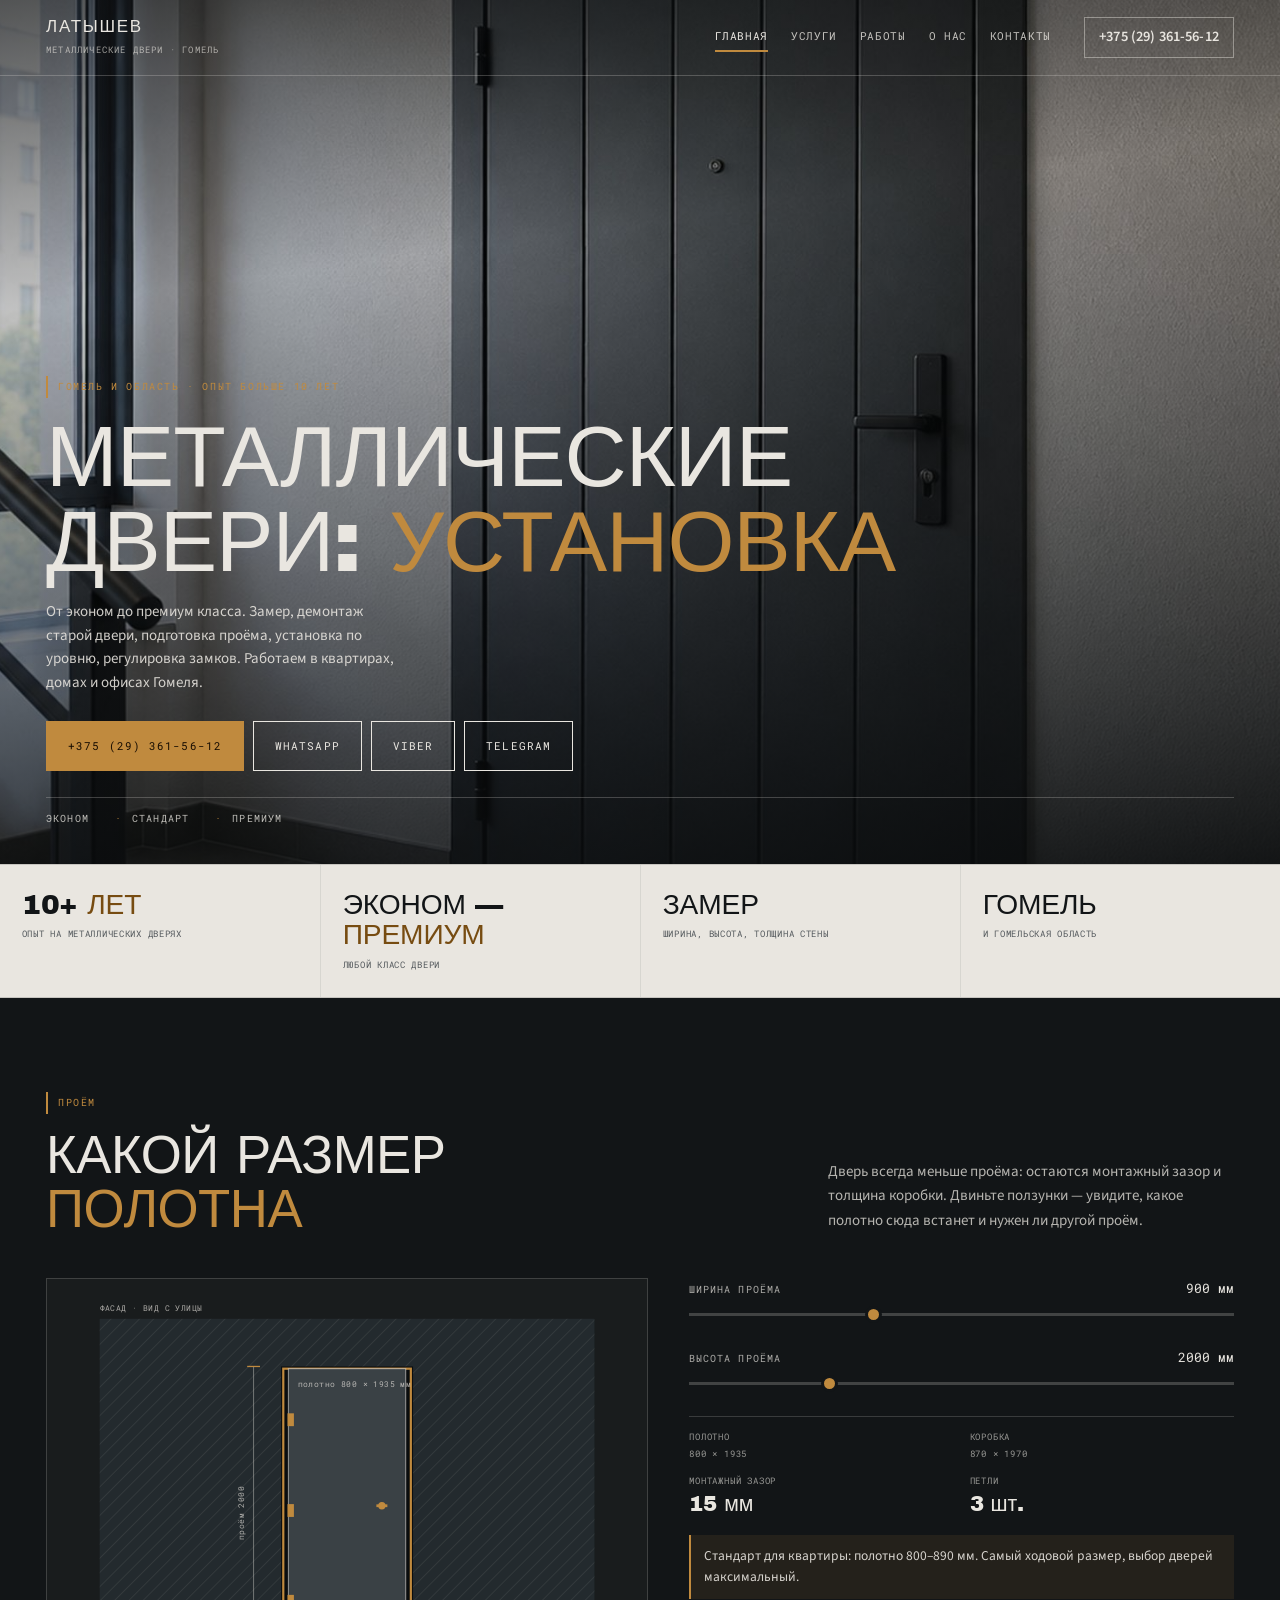
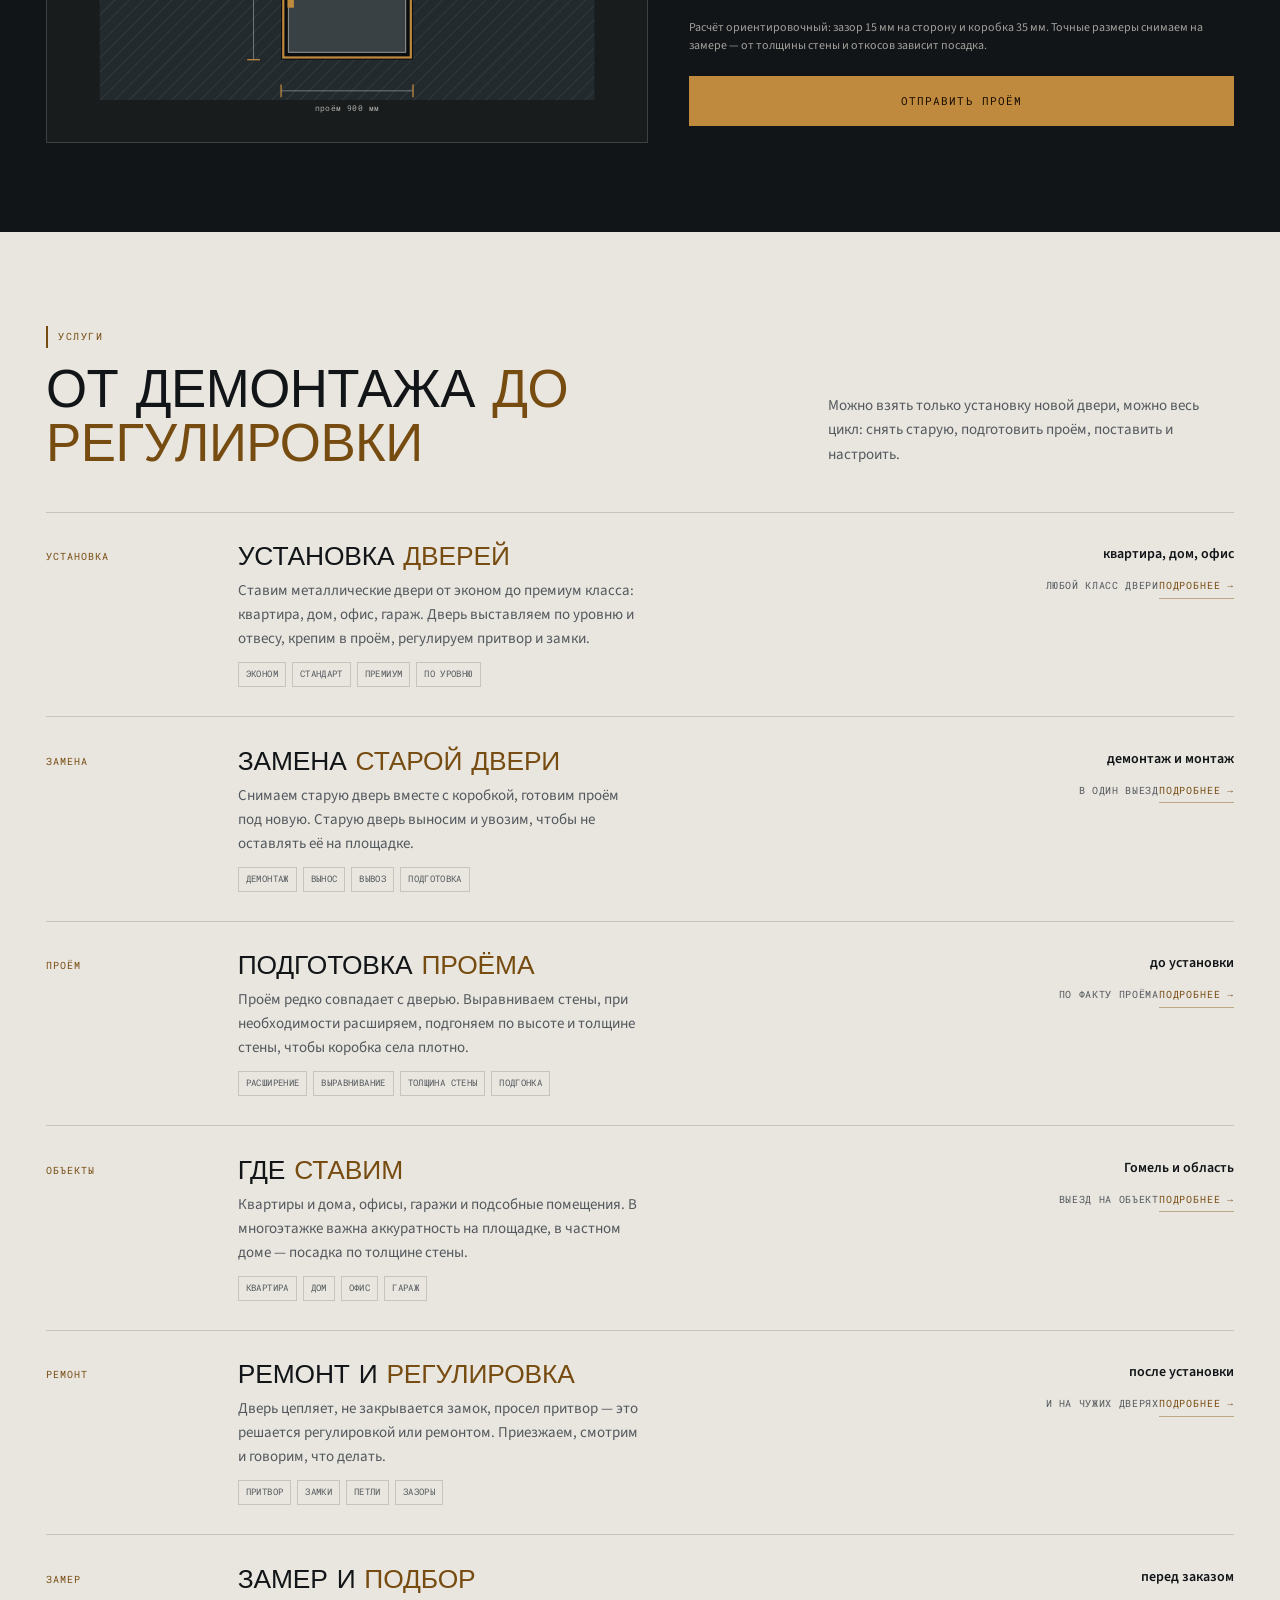
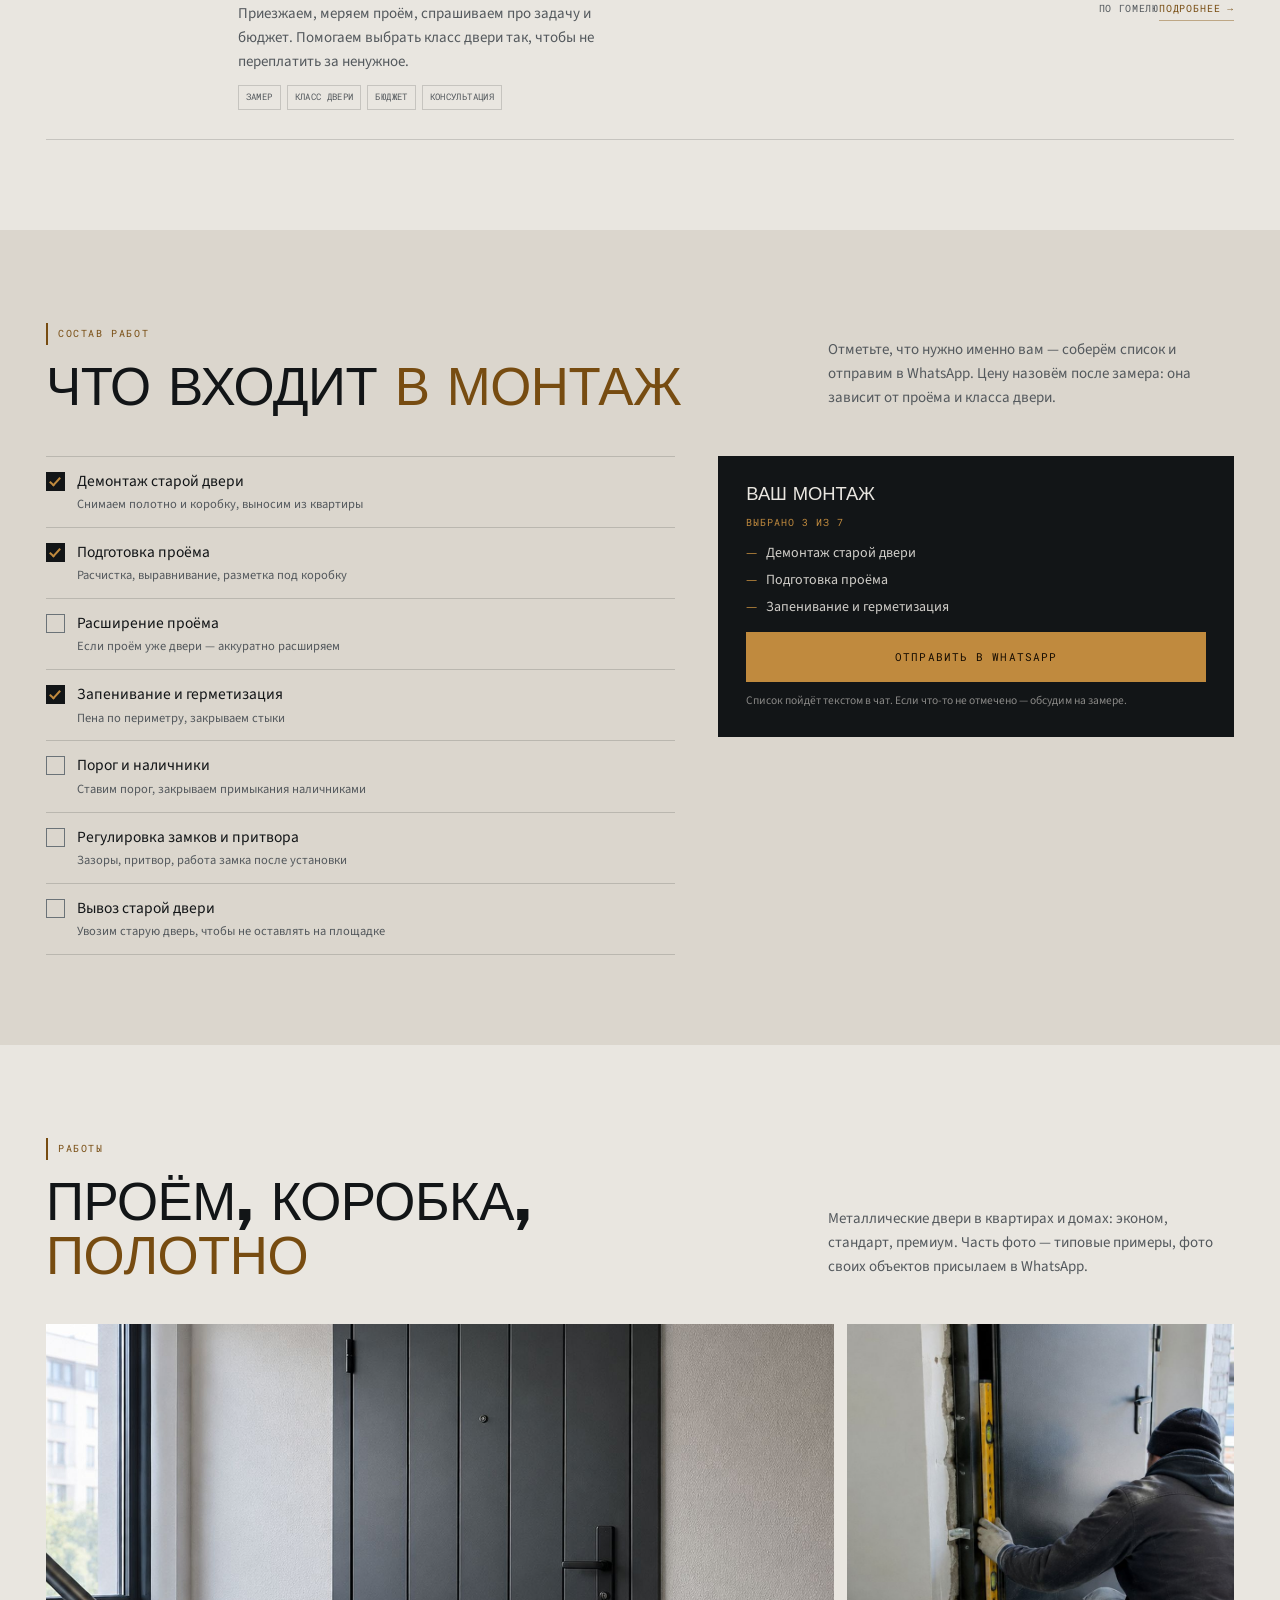
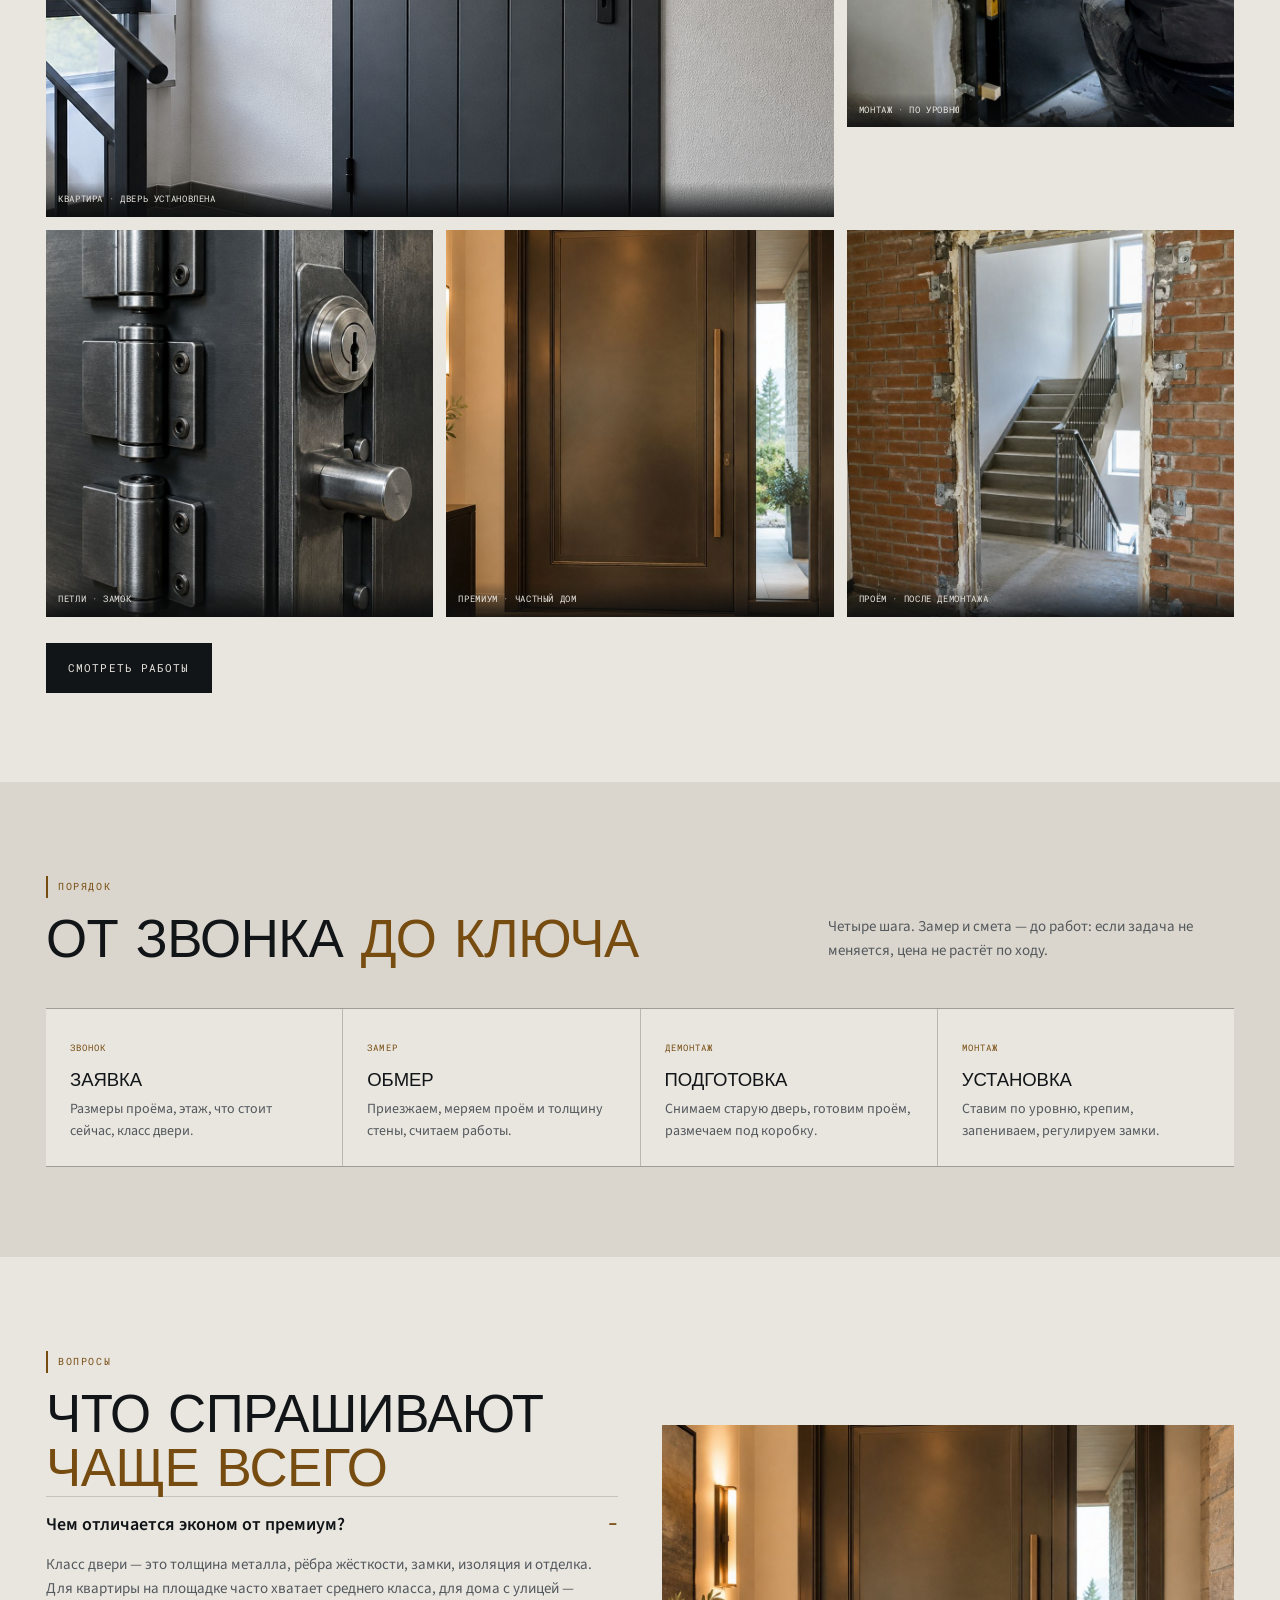
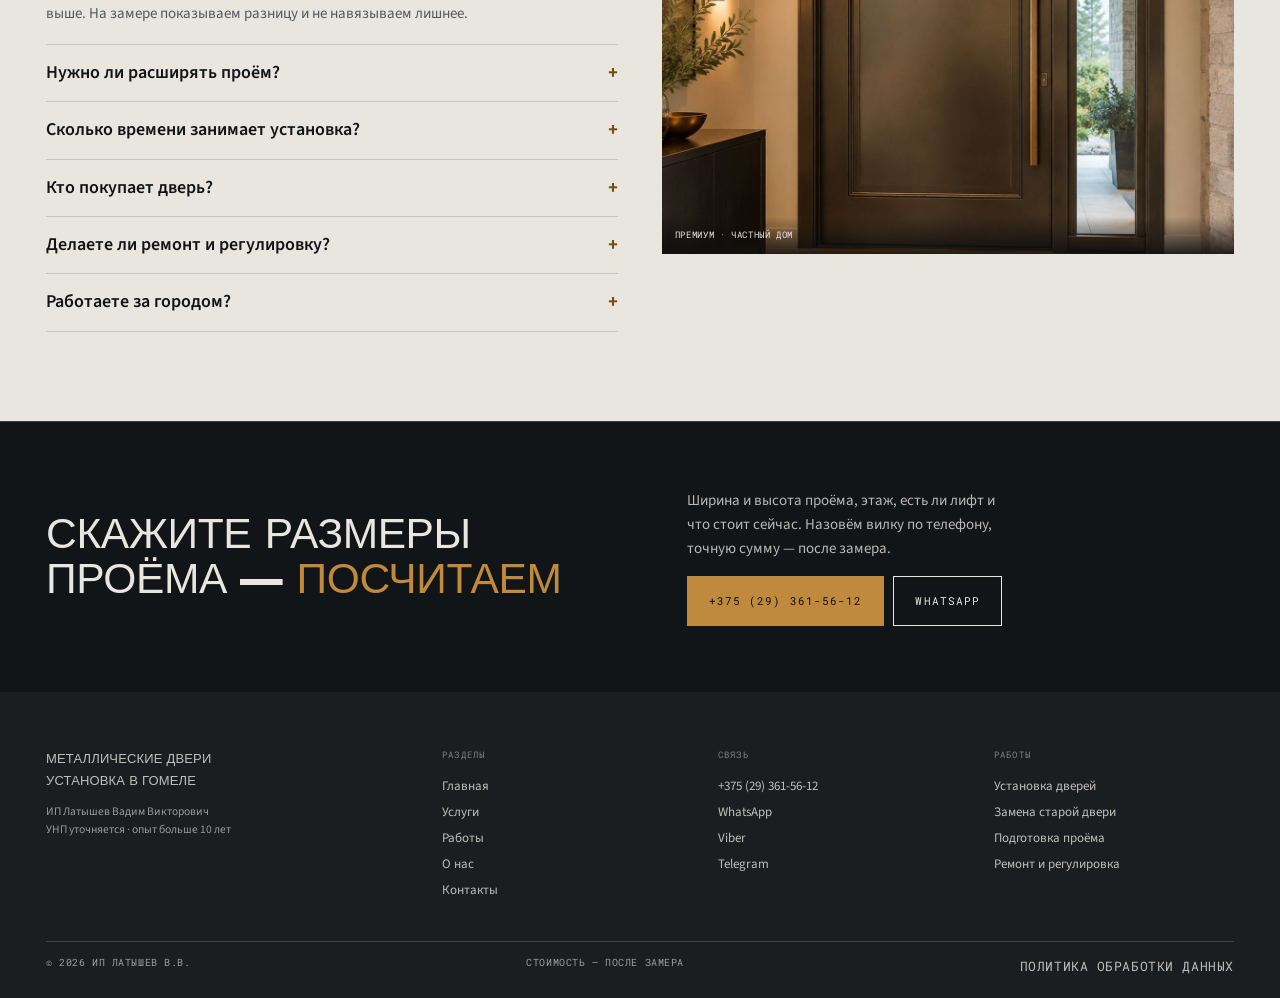
<file: index.html>
<!doctype html>
<html lang="ru">
<head>
<meta charset="utf-8">
<meta name="viewport" content="width=device-width, initial-scale=1">
<title>Установка металлических дверей в Гомеле — ИП Латышев В.В.</title>
<meta name="description" content="Профессиональная установка металлических дверей от эконом до премиум класса: замер, демонтаж старой двери, подготовка проёма, регулировка замков. Гомель и область, опыт больше 10 лет.">
<link rel="canonical" href="https://romjjjke.github.io/latyshev/index.html">
<meta property="og:type" content="website">
<meta property="og:title" content="Установка металлических дверей в Гомеле — ИП Латышев В.В.">
<meta property="og:description" content="Профессиональная установка металлических дверей от эконом до премиум класса: замер, демонтаж старой двери, подготовка проёма, регулировка замков. Гомель и область, опыт больше 10 лет.">
<meta property="og:locale" content="ru_BY">
<meta property="og:url" content="https://romjjjke.github.io/latyshev/index.html">
<meta property="og:image" content="https://romjjjke.github.io/latyshev/assets/img/hero.jpg">
<meta name="theme-color" content="#121517">
<link rel="icon" href="favicon.svg" type="image/svg+xml">
<link rel="preconnect" href="https://fonts.googleapis.com">
<link rel="preconnect" href="https://fonts.gstatic.com" crossorigin>
<link href="https://fonts.googleapis.com/css2?family=Archivo+Black&family=Source+Sans+3:wght@400;500;600&family=Roboto+Mono:wght@400;500&display=swap" rel="stylesheet">
<style>[hidden]{display:none!important}*,*::before,*::after{box-sizing:border-box}
html{-webkit-text-size-adjust:100%;overflow-x:clip}
body{margin:0;background:#E9E6E0;color:#121517;font:400 17px/1.62 'Source Sans 3',system-ui,sans-serif;overflow-x:clip}
img{display:block;max-width:100%;height:auto}
a{color:inherit;text-decoration:none}
h1,h2,h3,p,ul,ol,figure,dl,dd{margin:0}ul,ol{padding:0;list-style:none}
button{font:inherit;color:inherit;background:none;border:0;cursor:pointer}
body.is-locked{overflow:hidden}
.wrap{width:100%;max-width:1340px;margin:0 auto;padding:0 clamp(16px,3.6vw,56px)}
.head{position:fixed;inset:0 0 auto;z-index:60;transition:background .25s,box-shadow .25s}
.head__row{display:flex;align-items:center;gap:clamp(12px,2.6vw,38px);height:76px;max-width:1340px;margin:0 auto;padding:0 clamp(16px,3.6vw,56px);border-bottom:1px solid rgba(233,230,224,.24);color:#E9E6E0}
.brand b{font:400 17px/1 'Archivo Black','Arial Black',sans-serif;letter-spacing:.1em;text-transform:uppercase}
.brand small{display:block;margin-top:4px;font-family:'Roboto Mono',monospace;font-size:8.5px;letter-spacing:.14em;text-transform:uppercase;opacity:.66}
.head__tel{display:inline-flex;font:600 14.5px/1 'Source Sans 3',sans-serif;padding:12px 14px;border:1px solid rgba(233,230,224,.44);white-space:nowrap}
.head--solid,.head.is-stuck{background:rgba(233,230,224,.97);box-shadow:0 1px 0 rgba(18,21,23,.16)}
.head--solid .head__row,.head.is-stuck .head__row{border-bottom-color:transparent;color:#121517}
.head--solid .head__tel,.head.is-stuck .head__tel{border-color:rgba(18,21,23,.16)}
.hero{position:relative;display:flex;flex-direction:column;justify-content:flex-end;min-height:min(96vh,960px);background:#121517;color:#E9E6E0;overflow:hidden}
.hero__pic{position:absolute;inset:0}.hero__pic img{width:100%;height:100%;object-fit:cover}
.hero__veil{position:absolute;inset:0;background:linear-gradient(172deg,rgba(10,12,13,.7),rgba(10,12,13,.24) 30%,rgba(10,12,13,.5) 58%,rgba(10,12,13,.94))}
.hero__in{position:relative;z-index:2;width:100%;max-width:1340px;margin:0 auto;padding:140px clamp(16px,3.6vw,56px) clamp(20px,3.2vw,38px)}
.hero h1{margin-top:16px;font:400 clamp(2.1rem,.9rem + 5.6vw,5.4rem)/.98 'Archivo Black','Arial Black',sans-serif;text-transform:uppercase;letter-spacing:-.012em}
.btn{display:inline-flex;align-items:center;justify-content:center;padding:15px 21px;border:1px solid currentColor;font-family:'Roboto Mono',monospace;font-size:11px;letter-spacing:.1em;text-transform:uppercase;cursor:pointer}
.btn--brass{background:#C08A3E;border-color:#C08A3E;color:#170D02}
.btn--ink{background:#121517;border-color:#121517;color:#E9E6E0}
.btn--paper{background:#E9E6E0;border-color:#E9E6E0;color:#121517}
.phead{padding:clamp(38px,5vw,80px) 0 clamp(22px,3.2vw,40px);border-bottom:1px solid rgba(18,21,23,.16)}
.inner{padding-top:76px}
.drawer{position:fixed;inset:0;z-index:90;background:#121517;color:#E9E6E0;display:flex;flex-direction:column;padding:18px clamp(16px,3.6vw,56px) 24px;overflow-y:auto}
.mobbar{display:none}
.foot{background:#1A1E21;color:#E9E6E0;padding:clamp(32px,4.4vw,62px) 0 20px}
@media (max-width:1180px){.nav{display:none}.burger{display:flex}}
@media (max-width:760px){
  body{padding-bottom:calc(66px + env(safe-area-inset-bottom))}
  .head__tel{display:none}
  .mobbar{display:grid;grid-template-columns:repeat(4,minmax(0,1fr));gap:6px;position:fixed;left:0;right:0;bottom:0;z-index:70;background:rgba(18,21,23,.98);border-top:1px solid rgba(233,230,224,.2);padding:8px 10px calc(8px + env(safe-area-inset-bottom))}
  .mobbar__b{display:flex;align-items:center;justify-content:center;min-height:46px;font-family:'Roboto Mono',monospace;font-size:9px;letter-spacing:.02em;text-transform:uppercase;text-align:center;border:1px solid rgba(233,230,224,.28);color:#E9E6E0}
  .mobbar__b--call{background:#C08A3E;border-color:#C08A3E;color:#170D02}
}</style>
<link rel="stylesheet" href="assets/css/style.v1.css">
<script type="application/ld+json">{"@context": "https://schema.org", "@type": "HomeAndConstructionBusiness", "name": "ИП Латышев В.В. — установка металлических дверей", "description": "Профессиональная установка металлических дверей от эконом до премиум класса: замер, демонтаж, подготовка проёма, регулировка. Гомель и Гомельская область.", "telephone": "+375293615612", "url": "https://romjjjke.github.io/latyshev/", "image": "https://romjjjke.github.io/latyshev/assets/img/hero.jpg", "address": {"@type": "PostalAddress", "addressLocality": "Гомель", "addressRegion": "Гомельская область", "addressCountry": "BY"}, "areaServed": "Гомель и Гомельская область", "priceRange": "по расчёту"}</script>
</head>
<body class="">
<header class="head">
  <div class="head__row">
    <a class="brand" href="index.html"><b>Латышев</b><small>металлические двери · Гомель</small></a>
    <nav class="nav" aria-label="Разделы"><a href="index.html" class="nav__cur">Главная</a><a href="uslugi.html">Услуги</a><a href="raboty.html">Работы</a><a href="master.html">О нас</a><a href="kontakty.html">Контакты</a></nav>
    <a class="head__tel" href="tel:+375293615612">+375 (29) 361-56-12</a>
    <button class="burger" id="burger" type="button" aria-expanded="false" aria-controls="drawer" aria-label="Меню"><span></span><span></span><span></span></button>
  </div>
</header>

<section class="hero">
  <div class="hero__pic"><img src="assets/img/hero.jpg" alt="Металлическая входная дверь, установленная в подъезде" fetchpriority="high"></div>
  <div class="hero__veil"></div>
  <div class="hero__in">
    <p class="kick">Гомель и область · опыт больше 10 лет</p>
    <h1><span>Металлические</span><span>двери: <em>установка</em></span></h1>
    <p class="hero__lead">От эконом до премиум класса. Замер, демонтаж старой двери, подготовка проёма, установка по уровню, регулировка замков. Работаем в квартирах, домах и офисах Гомеля.</p>
    <div class="hero__act">
      <a class="btn btn--brass" href="tel:+375293615612">+375 (29) 361-56-12</a>
      <a class="btn btn--ghost" href="https://wa.me/375293615612" target="_blank" rel="noopener">WhatsApp</a>
      <a class="btn btn--ghost" href="viber://chat?number=%2B375293615612">Viber</a>
      <a class="btn btn--ghost" href="https://t.me/+375293615612" target="_blank" rel="noopener">Telegram</a>
    </div>
    <div class="hero__classes">
      <span>эконом</span><span>стандарт</span><span>премиум</span>
    </div>
  </div>
</section>

<section class="facts">
  <div><b>10+ <i>лет</i></b><span>опыт на металлических дверях</span></div>
  <div><b>эконом — <i>премиум</i></b><span>любой класс двери</span></div>
  <div><b>замер</b><span>ширина, высота, толщина стены</span></div>
  <div><b>Гомель</b><span>и Гомельская область</span></div>
</section>

<section class="sec sec--ink">
  <div class="wrap">
    <div class="head2">
      <div>
        <p class="kick">Проём</p>
        <h2 class="h2">Какой размер <em>полотна</em></h2>
      </div>
      <p class="lead">Дверь всегда меньше проёма: остаются монтажный зазор и толщина коробки. Двиньте ползунки — увидите, какое полотно сюда встанет и нужен ли другой проём.</p>
    </div>
    <div class="op">
      <div class="op__box">
        <svg class="op__svg" id="opSvg" viewBox="0 0 620 470" role="img" aria-label="Схема проёма и двери с размерами"></svg>
      </div>
      <div class="op__panel">
        <div class="field">
          <div class="field__top"><label for="opW">Ширина проёма</label><output id="opWOut">900 мм</output></div>
          <input id="opW" type="range" min="700" max="1300" step="10" value="900">
        </div>
        <div class="field">
          <div class="field__top"><label for="opH">Высота проёма</label><output id="opHOut">2000 мм</output></div>
          <input id="opH" type="range" min="1900" max="2300" step="10" value="2000">
        </div>
        <div class="op__out">
          <div><span>полотно</span><b><span id="o-leaf">800 × 1935</span></b></div>
          <div><span>коробка</span><b><span id="o-frame">870 × 1970</span></b></div>
          <div><span>монтажный зазор</span><b>15 мм</b></div>
          <div><span>петли</span><b>3 шт.</b></div>
        </div>
        <p class="op__verdict" id="o-verdict">Стандарт для квартиры: полотно 800–890 мм.</p>
        <p class="op__note">Расчёт ориентировочный: зазор 15 мм на сторону и коробка 35 мм. Точные размеры снимаем на замере — от толщины стены и откосов зависит посадка.</p>
        <a class="btn btn--brass" id="op-send" href="https://wa.me/375293615612" target="_blank" rel="noopener">Отправить проём</a>
      </div>
    </div>
  </div>
</section>

<section class="sec">
  <div class="wrap">
    <div class="head2">
      <div>
        <p class="kick">Услуги</p>
        <h2 class="h2">От демонтажа <em>до регулировки</em></h2>
      </div>
      <p class="lead">Можно взять только установку новой двери, можно весь цикл: снять старую, подготовить проём, поставить и настроить.</p>
    </div>
    <div class="svc">      <article class="svc__row">
        <div class="svc__tag">установка</div>
        <div>
          <h3>Установка <em>дверей</em></h3>
          <p>Ставим металлические двери от эконом до премиум класса: квартира, дом, офис, гараж. Дверь выставляем по уровню и отвесу, крепим в проём, регулируем притвор и замки.</p>
          <div class="svc__tags"><span>эконом</span><span>стандарт</span><span>премиум</span><span>по уровню</span></div>
        </div>
        <div class="svc__side"><b>квартира, дом, офис</b>любой класс двери<a class="svc__more" href="uslugi.html#u1">Подробнее →</a></div>
      </article>
      <article class="svc__row">
        <div class="svc__tag">замена</div>
        <div>
          <h3>Замена <em>старой двери</em></h3>
          <p>Снимаем старую дверь вместе с коробкой, готовим проём под новую. Старую дверь выносим и увозим, чтобы не оставлять её на площадке.</p>
          <div class="svc__tags"><span>демонтаж</span><span>вынос</span><span>вывоз</span><span>подготовка</span></div>
        </div>
        <div class="svc__side"><b>демонтаж и монтаж</b>в один выезд<a class="svc__more" href="uslugi.html#u2">Подробнее →</a></div>
      </article>
      <article class="svc__row">
        <div class="svc__tag">проём</div>
        <div>
          <h3>Подготовка <em>проёма</em></h3>
          <p>Проём редко совпадает с дверью. Выравниваем стены, при необходимости расширяем, подгоняем по высоте и толщине стены, чтобы коробка села плотно.</p>
          <div class="svc__tags"><span>расширение</span><span>выравнивание</span><span>толщина стены</span><span>подгонка</span></div>
        </div>
        <div class="svc__side"><b>до установки</b>по факту проёма<a class="svc__more" href="uslugi.html#u3">Подробнее →</a></div>
      </article>
      <article class="svc__row">
        <div class="svc__tag">объекты</div>
        <div>
          <h3>Где <em>ставим</em></h3>
          <p>Квартиры и дома, офисы, гаражи и подсобные помещения. В многоэтажке важна аккуратность на площадке, в частном доме — посадка по толщине стены.</p>
          <div class="svc__tags"><span>квартира</span><span>дом</span><span>офис</span><span>гараж</span></div>
        </div>
        <div class="svc__side"><b>Гомель и область</b>выезд на объект<a class="svc__more" href="uslugi.html#u4">Подробнее →</a></div>
      </article>
      <article class="svc__row">
        <div class="svc__tag">ремонт</div>
        <div>
          <h3>Ремонт и <em>регулировка</em></h3>
          <p>Дверь цепляет, не закрывается замок, просел притвор — это решается регулировкой или ремонтом. Приезжаем, смотрим и говорим, что делать.</p>
          <div class="svc__tags"><span>притвор</span><span>замки</span><span>петли</span><span>зазоры</span></div>
        </div>
        <div class="svc__side"><b>после установки</b>и на чужих дверях<a class="svc__more" href="uslugi.html#u5">Подробнее →</a></div>
      </article>
      <article class="svc__row">
        <div class="svc__tag">замер</div>
        <div>
          <h3>Замер и <em>подбор</em></h3>
          <p>Приезжаем, меряем проём, спрашиваем про задачу и бюджет. Помогаем выбрать класс двери так, чтобы не переплатить за ненужное.</p>
          <div class="svc__tags"><span>замер</span><span>класс двери</span><span>бюджет</span><span>консультация</span></div>
        </div>
        <div class="svc__side"><b>перед заказом</b>по Гомелю<a class="svc__more" href="uslugi.html#u6">Подробнее →</a></div>
      </article></div>
  </div>
</section>

<section class="sec sec--p2">
  <div class="wrap">
    <div class="head2">
      <div>
        <p class="kick">Состав работ</p>
        <h2 class="h2">Что входит <em>в монтаж</em></h2>
      </div>
      <p class="lead">Отметьте, что нужно именно вам — соберём список и отправим в WhatsApp. Цену назовём после замера: она зависит от проёма и класса двери.</p>
    </div>
    <div class="scope">
      <div class="scope__list">
        <label class="scope__item">
          <input type="checkbox" name="scope" value="Демонтаж старой двери" checked>
          <span>Демонтаж старой двери<small>Снимаем полотно и коробку, выносим из квартиры</small></span>
        </label>
        <label class="scope__item">
          <input type="checkbox" name="scope" value="Подготовка проёма" checked>
          <span>Подготовка проёма<small>Расчистка, выравнивание, разметка под коробку</small></span>
        </label>
        <label class="scope__item">
          <input type="checkbox" name="scope" value="Расширение проёма">
          <span>Расширение проёма<small>Если проём уже двери — аккуратно расширяем</small></span>
        </label>
        <label class="scope__item">
          <input type="checkbox" name="scope" value="Запенивание и герметизация" checked>
          <span>Запенивание и герметизация<small>Пена по периметру, закрываем стыки</small></span>
        </label>
        <label class="scope__item">
          <input type="checkbox" name="scope" value="Порог и наличники">
          <span>Порог и наличники<small>Ставим порог, закрываем примыкания наличниками</small></span>
        </label>
        <label class="scope__item">
          <input type="checkbox" name="scope" value="Регулировка замков и притвора">
          <span>Регулировка замков и притвора<small>Зазоры, притвор, работа замка после установки</small></span>
        </label>
        <label class="scope__item">
          <input type="checkbox" name="scope" value="Вывоз старой двери">
          <span>Вывоз старой двери<small>Увозим старую дверь, чтобы не оставлять на площадке</small></span>
        </label>
      </div>
      <aside class="scope__panel">
        <h3>Ваш монтаж</h3>
        <p class="scope__count" id="scope-count">выбрано 3 из 7</p>
        <ul class="scope__picked" id="scope-picked"></ul>
        <p class="scope__empty" id="scope-empty" hidden>Ничего не выбрано. Отметьте пункты слева — они попадут в сообщение.</p>
        <a class="btn btn--brass" id="scope-send" href="https://wa.me/375293615612" target="_blank" rel="noopener">Отправить в WhatsApp</a>
        <p class="scope__hint">Список пойдёт текстом в чат. Если что-то не отмечено — обсудим на замере.</p>
      </aside>
    </div>
  </div>
</section>

<section class="sec">
  <div class="wrap">
    <div class="head2">
      <div>
        <p class="kick">Работы</p>
        <h2 class="h2">Проём, коробка, <em>полотно</em></h2>
      </div>
      <p class="lead">Металлические двери в квартирах и домах: эконом, стандарт, премиум. Часть фото — типовые примеры, фото своих объектов присылаем в WhatsApp.</p>
    </div>
    <div class="gal">
      <figure class="g-a rv"><img src="assets/img/hero.jpg" alt="Установленная металлическая дверь в подъезде" loading="lazy"><figcaption>Квартира · дверь установлена</figcaption></figure>
      <figure class="g-b rv"><img src="assets/img/install.jpg" alt="Установка металлической двери по уровню" loading="lazy"><figcaption>Монтаж · по уровню</figcaption></figure>
      <figure class="g-c rv"><img src="assets/img/lock.jpg" alt="Петли и замок металлической двери" loading="lazy"><figcaption>Петли · замок</figcaption></figure>
      <figure class="g-d rv"><img src="assets/img/premium.jpg" alt="Премиальная металлическая дверь в частном доме" loading="lazy"><figcaption>Премиум · частный дом</figcaption></figure>
      <figure class="g-e rv"><img src="assets/img/opening.jpg" alt="Проём после демонтажа старой двери" loading="lazy"><figcaption>Проём · после демонтажа</figcaption></figure>
    </div>
    <p style="margin-top:clamp(16px,2.4vw,26px)"><a class="btn btn--ink" href="raboty.html">Смотреть работы</a></p>
  </div>
</section>

<section class="sec sec--p2">
  <div class="wrap">
    <div class="head2">
      <div>
        <p class="kick">Порядок</p>
        <h2 class="h2">От звонка <em>до ключа</em></h2>
      </div>
      <p class="lead">Четыре шага. Замер и смета — до работ: если задача не меняется, цена не растёт по ходу.</p>
    </div>
    <div class="steps">
      <div class="rv"><span>Звонок</span><h3>Заявка</h3><p>Размеры проёма, этаж, что стоит сейчас, класс двери.</p></div>
      <div class="rv"><span>Замер</span><h3>Обмер</h3><p>Приезжаем, меряем проём и толщину стены, считаем работы.</p></div>
      <div class="rv"><span>Демонтаж</span><h3>Подготовка</h3><p>Снимаем старую дверь, готовим проём, размечаем под коробку.</p></div>
      <div class="rv"><span>Монтаж</span><h3>Установка</h3><p>Ставим по уровню, крепим, запениваем, регулируем замки.</p></div>
    </div>
  </div>
</section>

<section class="sec">
  <div class="wrap split">
    <div>
      <p class="kick">Вопросы</p>
      <h2 class="h2">Что спрашивают <em>чаще всего</em></h2>
      <div class="faq">
        <details open><summary>Чем отличается эконом от премиум?</summary><p>Класс двери — это толщина металла, рёбра жёсткости, замки, изоляция и отделка. Для квартиры на площадке часто хватает среднего класса, для дома с улицей — выше. На замере показываем разницу и не навязываем лишнее.</p></details>
        <details><summary>Нужно ли расширять проём?</summary><p>Не всегда. Если проём уже двери — да, аккуратно расширяем. Если проём шире — подбираем полотно с доборами или ставим шире. Это видно на замере.</p></details>
        <details><summary>Сколько времени занимает установка?</summary><p>Обычно работы на один выезд, но многое зависит от проёма и от того, остаётся ли старая дверь. Точный срок говорим до начала работ.</p></details>
        <details><summary>Кто покупает дверь?</summary><p>Как удобно: можно купить дверь самому, можно вместе подобрать класс и модель под ваш проём и бюджет. Установим в любом случае.</p></details>
        <details><summary>Делаете ли ремонт и регулировку?</summary><p>Да. Если дверь цепляет, не закрывается замок или сбился притвор — приезжаем, смотрим и говорим, что дешевле: отрегулировать или менять.</p></details>
        <details><summary>Работаете за городом?</summary><p>Гомель и Гомельская область. Дальние районы обсуждаем отдельно — по расстоянию и объёму работ.</p></details>
      </div>
    </div>
    <figure class="split__pic">
      <img src="assets/img/premium.jpg" alt="Металлическая дверь премиум класса в доме" loading="lazy">
      <figcaption>Премиум · частный дом</figcaption>
    </figure>
  </div>
</section>
<section class="cta">
  <div class="wrap cta__in">
    <h2>Скажите размеры проёма — <em>посчитаем</em></h2>
    <div class="cta__side">
      <p>Ширина и высота проёма, этаж, есть ли лифт и что стоит сейчас. Назовём вилку по телефону, точную сумму — после замера.</p>
      <div class="cta__act">
        <a class="btn btn--brass" href="tel:+375293615612">+375 (29) 361-56-12</a>
        <a class="btn btn--ghost" href="https://wa.me/375293615612" target="_blank" rel="noopener">WhatsApp</a>
      </div>
    </div>
  </div>
</section>
<footer class="foot">
  <div class="wrap">
    <div class="foot__grid">
      <div>
        <p class="foot__brand">Металлические двери<br>установка в Гомеле</p>
        <p class="foot__small">ИП Латышев Вадим Викторович<br>УНП уточняется · опыт больше 10 лет</p>
      </div>
      <div class="foot__col">
        <div class="foot__h">Разделы</div>
        <a href="index.html">Главная</a><a href="uslugi.html">Услуги</a><a href="raboty.html">Работы</a><a href="master.html">О нас</a><a href="kontakty.html">Контакты</a>
      </div>
      <div class="foot__col">
        <div class="foot__h">Связь</div>
        <a href="tel:+375293615612">+375 (29) 361-56-12</a>
        <a href="https://wa.me/375293615612" target="_blank" rel="noopener">WhatsApp</a>
        <a href="viber://chat?number=%2B375293615612">Viber</a>
        <a href="https://t.me/+375293615612" target="_blank" rel="noopener">Telegram</a>
      </div>
      <div class="foot__col">
        <div class="foot__h">Работы</div>
        <a href="uslugi.html">Установка дверей</a>
        <a href="uslugi.html#u2">Замена старой двери</a>
        <a href="uslugi.html#u3">Подготовка проёма</a>
        <a href="uslugi.html#u5">Ремонт и регулировка</a>
      </div>
    </div>
    <div class="foot__bottom">
      <span>&copy; 2026 ИП Латышев В.В.</span>
      <span>Стоимость — после замера</span>
      <a href="politika.html">Политика обработки данных</a>
    </div>
  </div>
</footer>
<div class="drawer" id="drawer" hidden>
  <div class="drawer__top">
    <a class="brand" href="index.html"><b>Латышев</b><small>металлические двери · Гомель</small></a>
    <button class="drawer__close" id="drawer-close" type="button" aria-label="Закрыть меню">&times;</button>
  </div>
  <nav class="drawer__nav" aria-label="Мобильная навигация"><a href="index.html">Главная<span>01</span></a><a href="uslugi.html">Услуги<span>02</span></a><a href="raboty.html">Работы<span>03</span></a><a href="master.html">О нас<span>04</span></a><a href="kontakty.html">Контакты<span>05</span></a></nav>
  <div class="drawer__meta">
    <a href="tel:+375293615612">+375 (29) 361-56-12</a>
    <p>Гомель и Гомельская область · опыт больше 10 лет</p>
    <div class="msg">
          <a class="btn btn--brass" href="https://wa.me/375293615612" target="_blank" rel="noopener">WhatsApp</a>
          <a class="btn btn--ghost" href="viber://chat?number=%2B375293615612">Viber</a>
          <a class="btn btn--ghost" href="https://t.me/+375293615612" target="_blank" rel="noopener">Telegram</a>
        </div>
  </div>
</div>
<nav class="mobbar" aria-label="Быстрая связь">
  <a class="mobbar__b mobbar__b--call" href="tel:+375293615612">Позвонить</a>
  <a class="mobbar__b" href="https://wa.me/375293615612" target="_blank" rel="noopener">WhatsApp</a>
  <a class="mobbar__b" href="viber://chat?number=%2B375293615612">Viber</a>
  <a class="mobbar__b" href="https://t.me/+375293615612" target="_blank" rel="noopener">Telegram</a>
</nav>
<script src="assets/js/main.v1.js" defer></script>
</body>
</html>
</file>
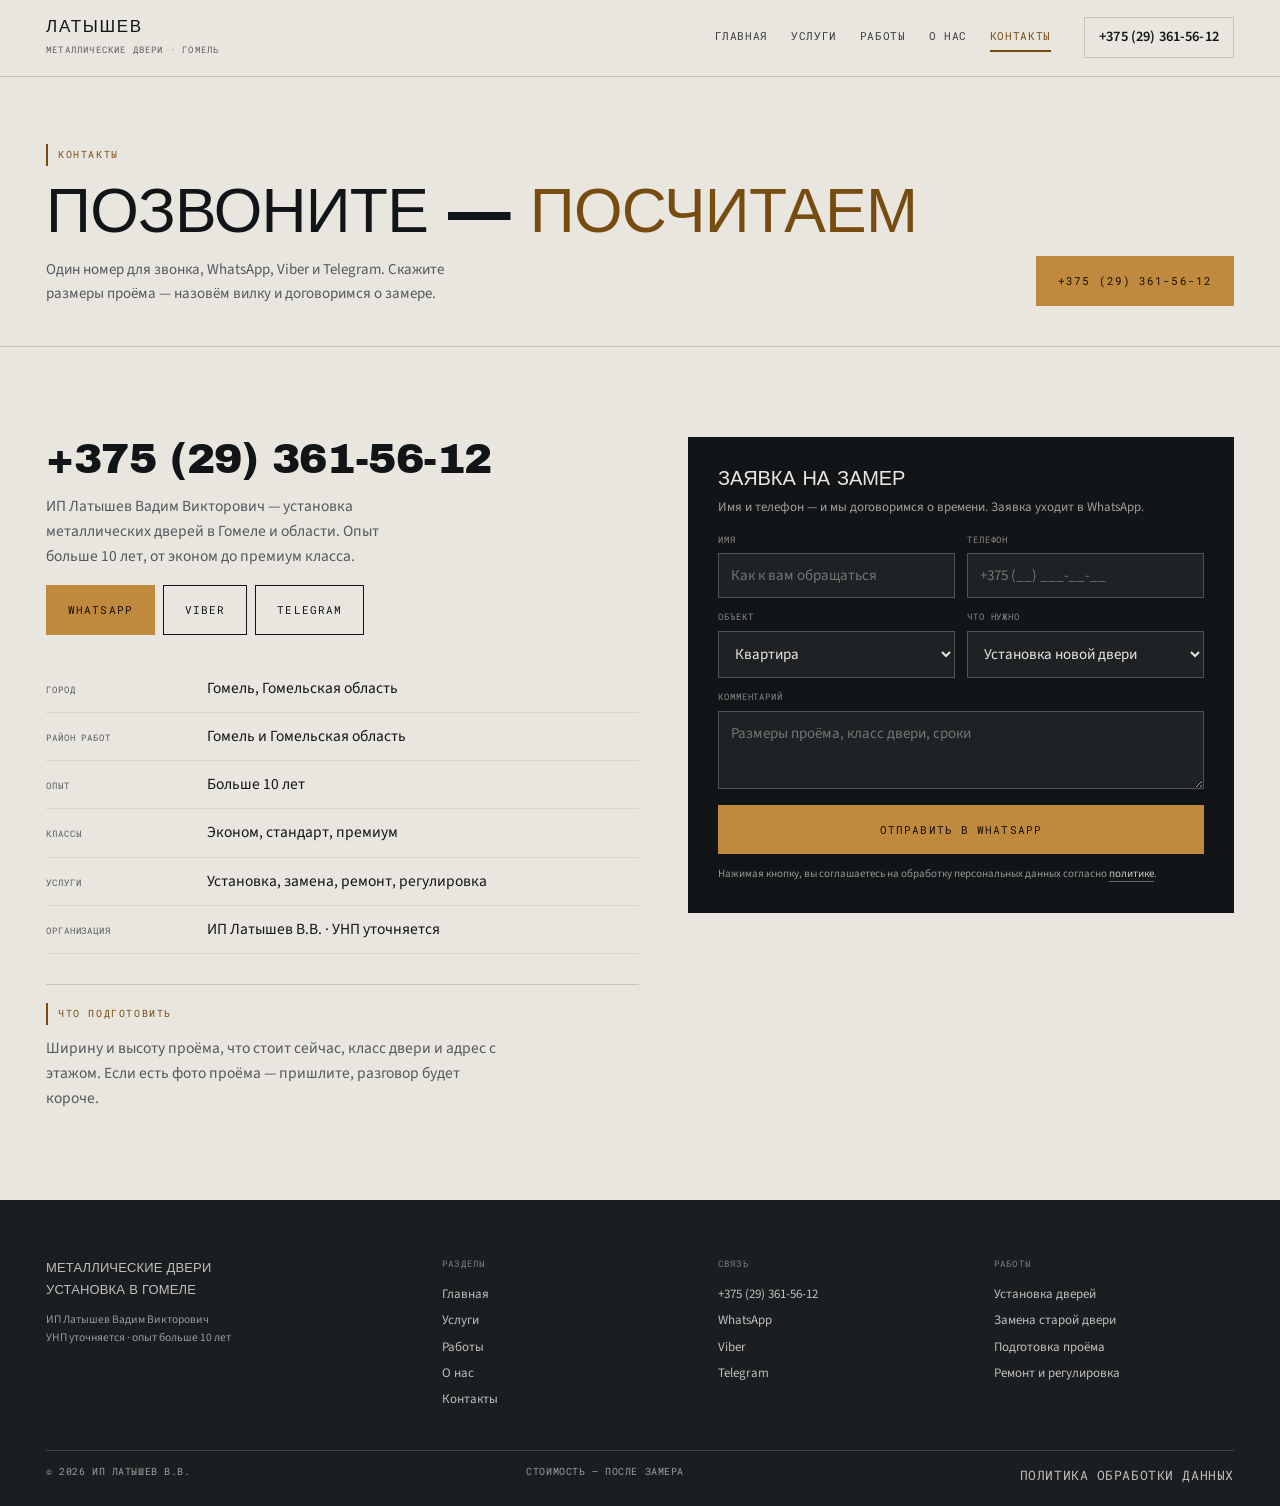
<file: kontakty.html>
<!doctype html>
<html lang="ru">
<head>
<meta charset="utf-8">
<meta name="viewport" content="width=device-width, initial-scale=1">
<title>Контакты: +375 (29) 361-56-12 — установка дверей, Гомель</title>
<meta name="description" content="Телефон, WhatsApp, Viber и Telegram: +375 (29) 361-56-12. Установка металлических дверей в Гомеле и области, замер и расчёт работ.">
<link rel="canonical" href="https://romjjjke.github.io/latyshev/kontakty.html">
<meta property="og:type" content="website">
<meta property="og:title" content="Контакты: +375 (29) 361-56-12 — установка дверей, Гомель">
<meta property="og:description" content="Телефон, WhatsApp, Viber и Telegram: +375 (29) 361-56-12. Установка металлических дверей в Гомеле и области, замер и расчёт работ.">
<meta property="og:locale" content="ru_BY">
<meta property="og:url" content="https://romjjjke.github.io/latyshev/kontakty.html">
<meta property="og:image" content="https://romjjjke.github.io/latyshev/assets/img/hero.jpg">
<meta name="theme-color" content="#121517">
<link rel="icon" href="favicon.svg" type="image/svg+xml">
<link rel="preconnect" href="https://fonts.googleapis.com">
<link rel="preconnect" href="https://fonts.gstatic.com" crossorigin>
<link href="https://fonts.googleapis.com/css2?family=Archivo+Black&family=Source+Sans+3:wght@400;500;600&family=Roboto+Mono:wght@400;500&display=swap" rel="stylesheet">
<style>[hidden]{display:none!important}*,*::before,*::after{box-sizing:border-box}
html{-webkit-text-size-adjust:100%;overflow-x:clip}
body{margin:0;background:#E9E6E0;color:#121517;font:400 17px/1.62 'Source Sans 3',system-ui,sans-serif;overflow-x:clip}
img{display:block;max-width:100%;height:auto}
a{color:inherit;text-decoration:none}
h1,h2,h3,p,ul,ol,figure,dl,dd{margin:0}ul,ol{padding:0;list-style:none}
button{font:inherit;color:inherit;background:none;border:0;cursor:pointer}
body.is-locked{overflow:hidden}
.wrap{width:100%;max-width:1340px;margin:0 auto;padding:0 clamp(16px,3.6vw,56px)}
.head{position:fixed;inset:0 0 auto;z-index:60;transition:background .25s,box-shadow .25s}
.head__row{display:flex;align-items:center;gap:clamp(12px,2.6vw,38px);height:76px;max-width:1340px;margin:0 auto;padding:0 clamp(16px,3.6vw,56px);border-bottom:1px solid rgba(233,230,224,.24);color:#E9E6E0}
.brand b{font:400 17px/1 'Archivo Black','Arial Black',sans-serif;letter-spacing:.1em;text-transform:uppercase}
.brand small{display:block;margin-top:4px;font-family:'Roboto Mono',monospace;font-size:8.5px;letter-spacing:.14em;text-transform:uppercase;opacity:.66}
.head__tel{display:inline-flex;font:600 14.5px/1 'Source Sans 3',sans-serif;padding:12px 14px;border:1px solid rgba(233,230,224,.44);white-space:nowrap}
.head--solid,.head.is-stuck{background:rgba(233,230,224,.97);box-shadow:0 1px 0 rgba(18,21,23,.16)}
.head--solid .head__row,.head.is-stuck .head__row{border-bottom-color:transparent;color:#121517}
.head--solid .head__tel,.head.is-stuck .head__tel{border-color:rgba(18,21,23,.16)}
.hero{position:relative;display:flex;flex-direction:column;justify-content:flex-end;min-height:min(96vh,960px);background:#121517;color:#E9E6E0;overflow:hidden}
.hero__pic{position:absolute;inset:0}.hero__pic img{width:100%;height:100%;object-fit:cover}
.hero__veil{position:absolute;inset:0;background:linear-gradient(172deg,rgba(10,12,13,.7),rgba(10,12,13,.24) 30%,rgba(10,12,13,.5) 58%,rgba(10,12,13,.94))}
.hero__in{position:relative;z-index:2;width:100%;max-width:1340px;margin:0 auto;padding:140px clamp(16px,3.6vw,56px) clamp(20px,3.2vw,38px)}
.hero h1{margin-top:16px;font:400 clamp(2.1rem,.9rem + 5.6vw,5.4rem)/.98 'Archivo Black','Arial Black',sans-serif;text-transform:uppercase;letter-spacing:-.012em}
.btn{display:inline-flex;align-items:center;justify-content:center;padding:15px 21px;border:1px solid currentColor;font-family:'Roboto Mono',monospace;font-size:11px;letter-spacing:.1em;text-transform:uppercase;cursor:pointer}
.btn--brass{background:#C08A3E;border-color:#C08A3E;color:#170D02}
.btn--ink{background:#121517;border-color:#121517;color:#E9E6E0}
.btn--paper{background:#E9E6E0;border-color:#E9E6E0;color:#121517}
.phead{padding:clamp(38px,5vw,80px) 0 clamp(22px,3.2vw,40px);border-bottom:1px solid rgba(18,21,23,.16)}
.inner{padding-top:76px}
.drawer{position:fixed;inset:0;z-index:90;background:#121517;color:#E9E6E0;display:flex;flex-direction:column;padding:18px clamp(16px,3.6vw,56px) 24px;overflow-y:auto}
.mobbar{display:none}
.foot{background:#1A1E21;color:#E9E6E0;padding:clamp(32px,4.4vw,62px) 0 20px}
@media (max-width:1180px){.nav{display:none}.burger{display:flex}}
@media (max-width:760px){
  body{padding-bottom:calc(66px + env(safe-area-inset-bottom))}
  .head__tel{display:none}
  .mobbar{display:grid;grid-template-columns:repeat(4,minmax(0,1fr));gap:6px;position:fixed;left:0;right:0;bottom:0;z-index:70;background:rgba(18,21,23,.98);border-top:1px solid rgba(233,230,224,.2);padding:8px 10px calc(8px + env(safe-area-inset-bottom))}
  .mobbar__b{display:flex;align-items:center;justify-content:center;min-height:46px;font-family:'Roboto Mono',monospace;font-size:9px;letter-spacing:.02em;text-transform:uppercase;text-align:center;border:1px solid rgba(233,230,224,.28);color:#E9E6E0}
  .mobbar__b--call{background:#C08A3E;border-color:#C08A3E;color:#170D02}
}</style>
<link rel="stylesheet" href="assets/css/style.v1.css">
<script type="application/ld+json">{"@context": "https://schema.org", "@type": "HomeAndConstructionBusiness", "name": "ИП Латышев В.В. — установка металлических дверей", "description": "Профессиональная установка металлических дверей от эконом до премиум класса: замер, демонтаж, подготовка проёма, регулировка. Гомель и Гомельская область.", "telephone": "+375293615612", "url": "https://romjjjke.github.io/latyshev/", "image": "https://romjjjke.github.io/latyshev/assets/img/hero.jpg", "address": {"@type": "PostalAddress", "addressLocality": "Гомель", "addressRegion": "Гомельская область", "addressCountry": "BY"}, "areaServed": "Гомель и Гомельская область", "priceRange": "по расчёту"}</script>
</head>
<body class="inner">
<header class="head head--solid">
  <div class="head__row">
    <a class="brand" href="index.html"><b>Латышев</b><small>металлические двери · Гомель</small></a>
    <nav class="nav" aria-label="Разделы"><a href="index.html">Главная</a><a href="uslugi.html">Услуги</a><a href="raboty.html">Работы</a><a href="master.html">О нас</a><a href="kontakty.html" class="nav__cur">Контакты</a></nav>
    <a class="head__tel" href="tel:+375293615612">+375 (29) 361-56-12</a>
    <button class="burger" id="burger" type="button" aria-expanded="false" aria-controls="drawer" aria-label="Меню"><span></span><span></span><span></span></button>
  </div>
</header>

<section class="phead">
  <div class="wrap">
    <p class="kick">Контакты</p>
    <div class="phead__row">
      <div>
        <h1>Позвоните — <em>посчитаем</em></h1>
        <p class="phead__lead">Один номер для звонка, WhatsApp, Viber и Telegram. Скажите размеры проёма — назовём вилку и договоримся о замере.</p>
      </div>
      <div class="phead__act"><a class="btn btn--brass" href="tel:+375293615612">+375 (29) 361-56-12</a></div>
    </div>
  </div>
</section>

<section class="sec">
  <div class="wrap contacts">
    <div>
      <a class="telbig" href="tel:+375293615612">+375 (29) 361-56-12</a>
      <p style="margin-top:12px;font-size:15.5px;line-height:1.6;color:var(--mute);max-width:48ch">ИП Латышев Вадим Викторович — установка металлических дверей в Гомеле и области. Опыт больше 10 лет, от эконом до премиум класса.</p>
      <div style="margin-top:16px">
        <div class="msg">
          <a class="btn btn--brass" href="https://wa.me/375293615612" target="_blank" rel="noopener">WhatsApp</a>
          <a class="btn btn--ghost" href="viber://chat?number=%2B375293615612">Viber</a>
          <a class="btn btn--ghost" href="https://t.me/+375293615612" target="_blank" rel="noopener">Telegram</a>
        </div>
      </div>
      <dl style="margin-top:clamp(18px,2.8vw,30px)">
        <div class="crow"><dt>Город</dt><dd>Гомель, Гомельская область</dd></div>
        <div class="crow"><dt>Район работ</dt><dd>Гомель и Гомельская область</dd></div>
        <div class="crow"><dt>Опыт</dt><dd>Больше 10 лет</dd></div>
        <div class="crow"><dt>Классы</dt><dd>Эконом, стандарт, премиум</dd></div>
        <div class="crow"><dt>Услуги</dt><dd>Установка, замена, ремонт, регулировка</dd></div>
        <div class="crow"><dt>Организация</dt><dd>ИП Латышев В.В. · УНП уточняется</dd></div>
      </dl>
      <div style="margin-top:clamp(18px,2.8vw,30px);border-top:1px solid var(--line);padding-top:14px">
        <p class="kick">Что подготовить</p>
        <p style="margin-top:9px;font-size:15.5px;line-height:1.62;color:var(--mute);max-width:58ch">Ширину и высоту проёма, что стоит сейчас, класс двери и адрес с этажом. Если есть фото проёма — пришлите, разговор будет короче.</p>
      </div>
    </div>
    <form class="form" id="lead" novalidate>
      <h3>Заявка на замер</h3>
      <p class="form__sub">Имя и телефон — и мы договоримся о времени. Заявка уходит в WhatsApp.</p>
      <div class="form__grid">
        <label class="form__f"><span>Имя</span><input id="f-name" name="name" type="text" placeholder="Как к вам обращаться" autocomplete="name"></label>
        <label class="form__f"><span>Телефон</span><input id="f-phone" name="phone" type="tel" placeholder="+375 (__) ___-__-__" autocomplete="tel"></label>
        <label class="form__f"><span>Объект</span>
          <select id="f-obj" name="obj">
            <option>Квартира</option>
            <option>Частный дом</option>
            <option>Офис</option>
            <option>Гараж или подсобное помещение</option>
          </select>
        </label>
        <label class="form__f"><span>Что нужно</span>
          <select id="f-what" name="what">
            <option>Установка новой двери</option>
            <option>Замена старой двери</option>
            <option>Ремонт и регулировка</option>
            <option>Замер и подбор двери</option>
            <option>Пока не знаю</option>
          </select>
        </label>
        <label class="form__f form__f--full"><span>Комментарий</span><textarea id="f-note" name="note" placeholder="Размеры проёма, класс двери, сроки"></textarea></label>
        <button class="btn btn--brass form__btn" type="submit">Отправить в WhatsApp</button>
        <p class="form__ok" hidden></p>
        <p class="form__note">Нажимая кнопку, вы соглашаетесь на обработку персональных данных согласно <a href="politika.html">политике</a>.</p>
      </div>
    </form>
  </div>
</section>
<footer class="foot">
  <div class="wrap">
    <div class="foot__grid">
      <div>
        <p class="foot__brand">Металлические двери<br>установка в Гомеле</p>
        <p class="foot__small">ИП Латышев Вадим Викторович<br>УНП уточняется · опыт больше 10 лет</p>
      </div>
      <div class="foot__col">
        <div class="foot__h">Разделы</div>
        <a href="index.html">Главная</a><a href="uslugi.html">Услуги</a><a href="raboty.html">Работы</a><a href="master.html">О нас</a><a href="kontakty.html">Контакты</a>
      </div>
      <div class="foot__col">
        <div class="foot__h">Связь</div>
        <a href="tel:+375293615612">+375 (29) 361-56-12</a>
        <a href="https://wa.me/375293615612" target="_blank" rel="noopener">WhatsApp</a>
        <a href="viber://chat?number=%2B375293615612">Viber</a>
        <a href="https://t.me/+375293615612" target="_blank" rel="noopener">Telegram</a>
      </div>
      <div class="foot__col">
        <div class="foot__h">Работы</div>
        <a href="uslugi.html">Установка дверей</a>
        <a href="uslugi.html#u2">Замена старой двери</a>
        <a href="uslugi.html#u3">Подготовка проёма</a>
        <a href="uslugi.html#u5">Ремонт и регулировка</a>
      </div>
    </div>
    <div class="foot__bottom">
      <span>&copy; 2026 ИП Латышев В.В.</span>
      <span>Стоимость — после замера</span>
      <a href="politika.html">Политика обработки данных</a>
    </div>
  </div>
</footer>
<div class="drawer" id="drawer" hidden>
  <div class="drawer__top">
    <a class="brand" href="index.html"><b>Латышев</b><small>металлические двери · Гомель</small></a>
    <button class="drawer__close" id="drawer-close" type="button" aria-label="Закрыть меню">&times;</button>
  </div>
  <nav class="drawer__nav" aria-label="Мобильная навигация"><a href="index.html">Главная<span>01</span></a><a href="uslugi.html">Услуги<span>02</span></a><a href="raboty.html">Работы<span>03</span></a><a href="master.html">О нас<span>04</span></a><a href="kontakty.html">Контакты<span>05</span></a></nav>
  <div class="drawer__meta">
    <a href="tel:+375293615612">+375 (29) 361-56-12</a>
    <p>Гомель и Гомельская область · опыт больше 10 лет</p>
    <div class="msg">
          <a class="btn btn--brass" href="https://wa.me/375293615612" target="_blank" rel="noopener">WhatsApp</a>
          <a class="btn btn--ghost" href="viber://chat?number=%2B375293615612">Viber</a>
          <a class="btn btn--ghost" href="https://t.me/+375293615612" target="_blank" rel="noopener">Telegram</a>
        </div>
  </div>
</div>
<nav class="mobbar" aria-label="Быстрая связь">
  <a class="mobbar__b mobbar__b--call" href="tel:+375293615612">Позвонить</a>
  <a class="mobbar__b" href="https://wa.me/375293615612" target="_blank" rel="noopener">WhatsApp</a>
  <a class="mobbar__b" href="viber://chat?number=%2B375293615612">Viber</a>
  <a class="mobbar__b" href="https://t.me/+375293615612" target="_blank" rel="noopener">Telegram</a>
</nav>
<script src="assets/js/main.v1.js" defer></script>
</body>
</html>
</file>
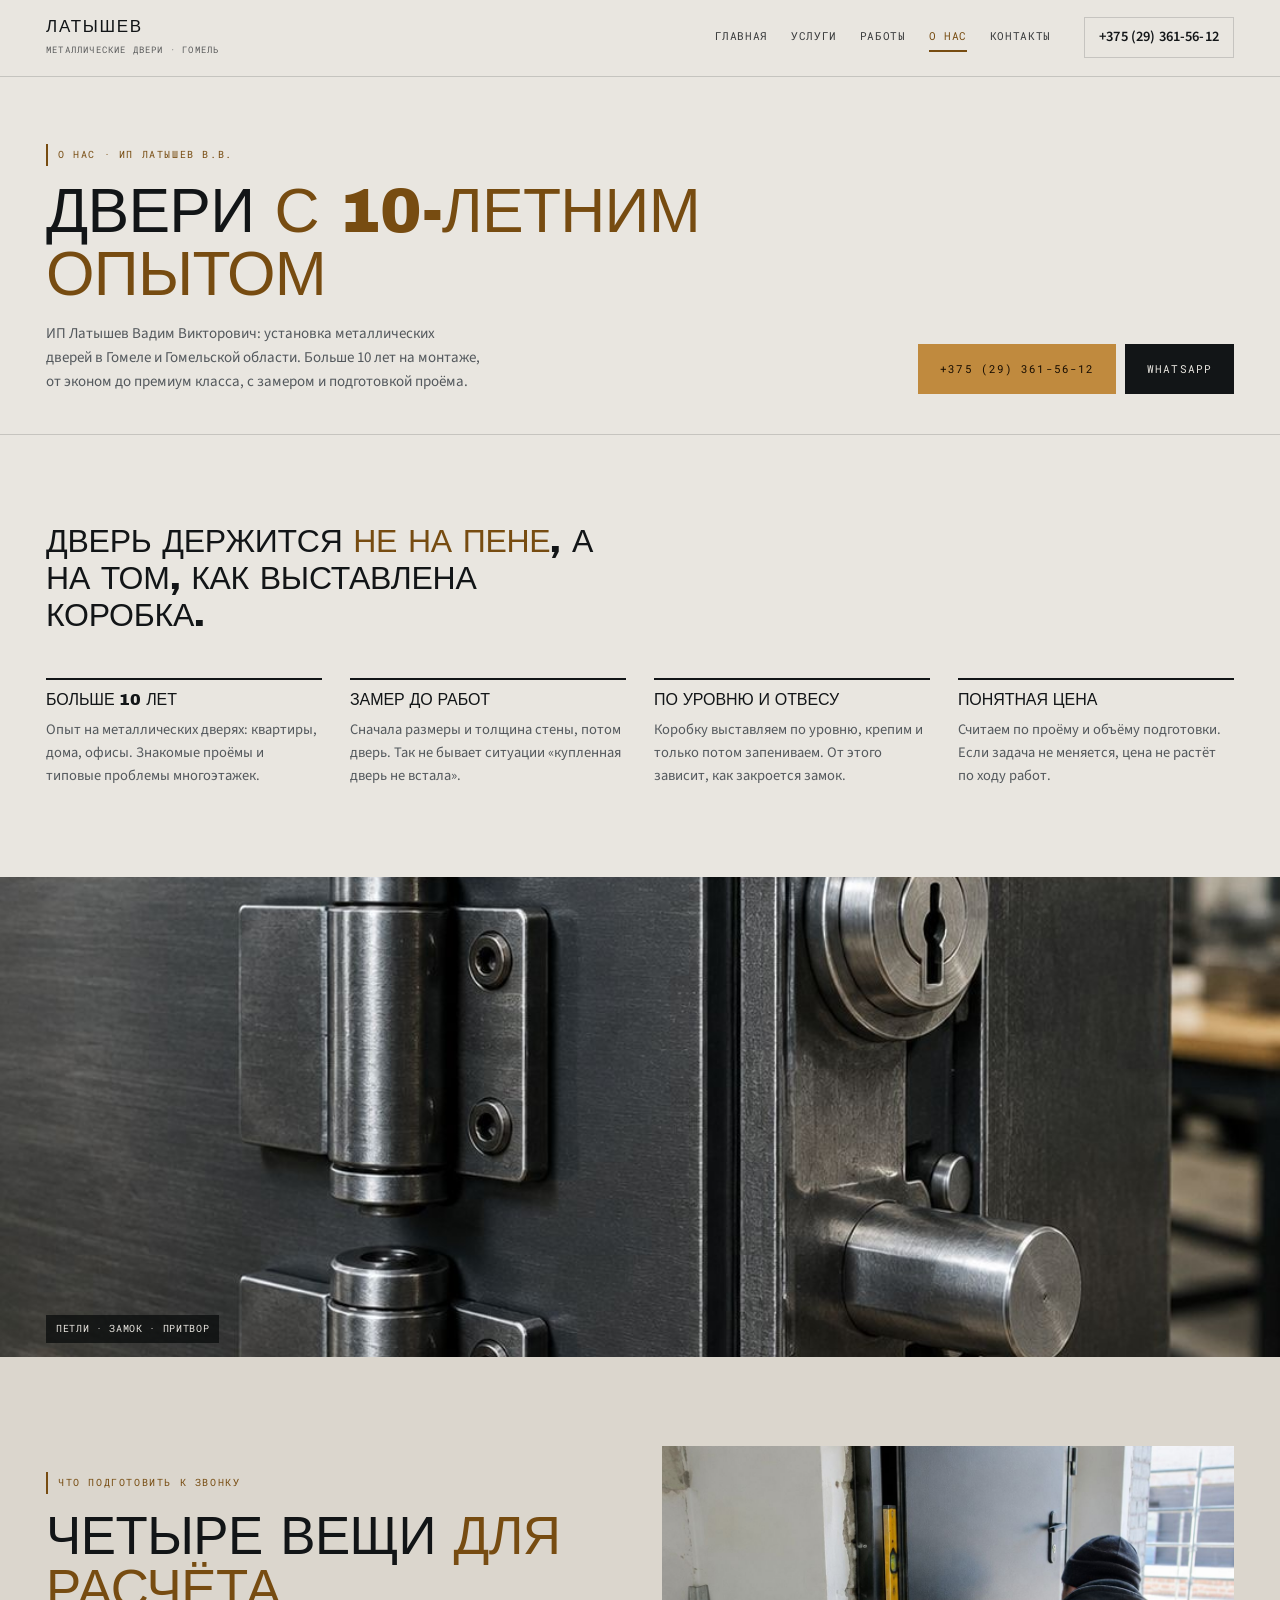
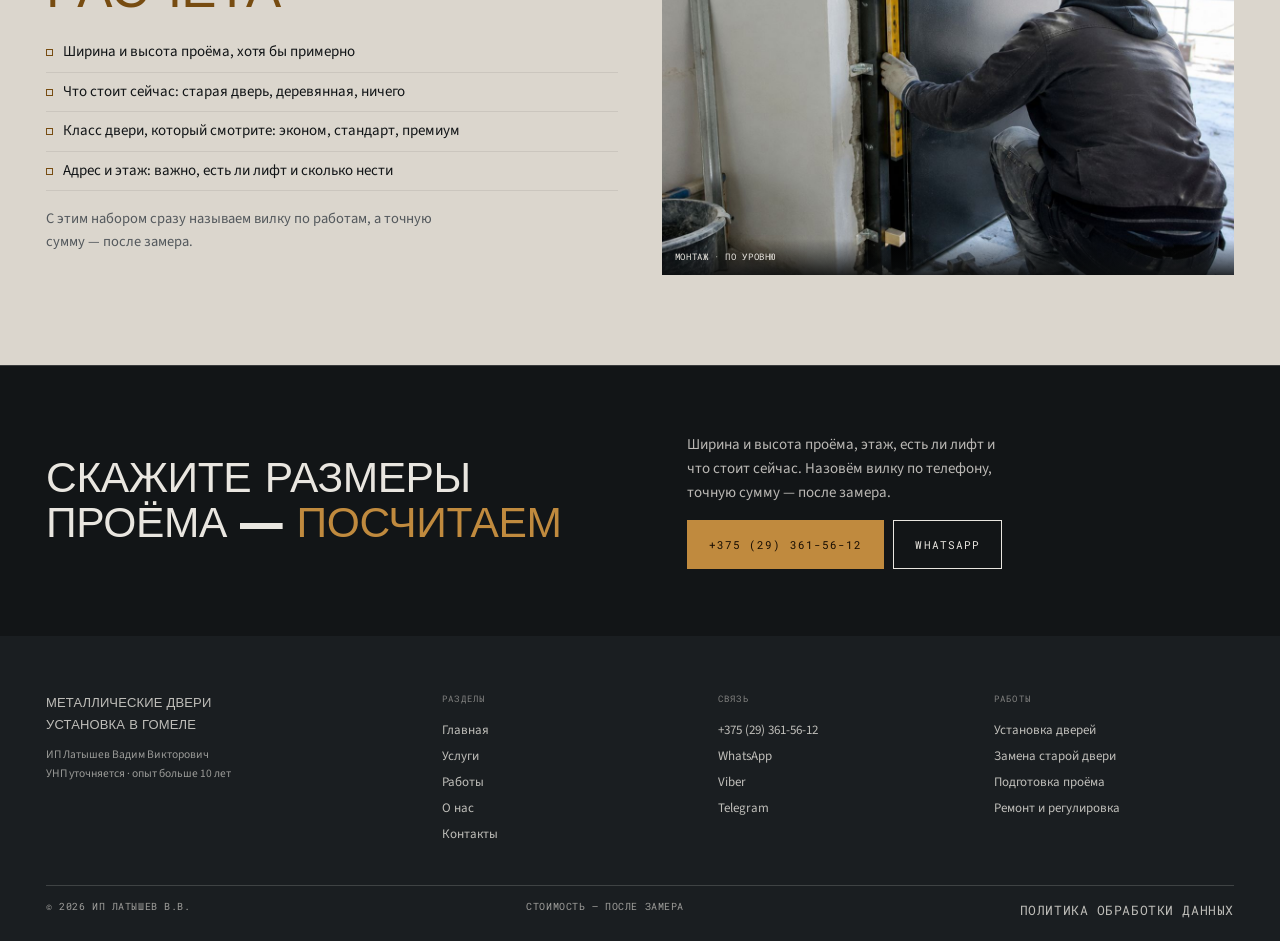
<file: master.html>
<!doctype html>
<html lang="ru">
<head>
<meta charset="utf-8">
<meta name="viewport" content="width=device-width, initial-scale=1">
<title>О нас: ИП Латышев В.В., металлические двери, Гомель</title>
<meta name="description" content="ИП Латышев Вадим Викторович: установка металлических дверей в Гомеле больше 10 лет. Замер до работ, выставление по уровню, понятная цена, эконом и премиум класс.">
<link rel="canonical" href="https://romjjjke.github.io/latyshev/master.html">
<meta property="og:type" content="website">
<meta property="og:title" content="О нас: ИП Латышев В.В., металлические двери, Гомель">
<meta property="og:description" content="ИП Латышев Вадим Викторович: установка металлических дверей в Гомеле больше 10 лет. Замер до работ, выставление по уровню, понятная цена, эконом и премиум класс.">
<meta property="og:locale" content="ru_BY">
<meta property="og:url" content="https://romjjjke.github.io/latyshev/master.html">
<meta property="og:image" content="https://romjjjke.github.io/latyshev/assets/img/hero.jpg">
<meta name="theme-color" content="#121517">
<link rel="icon" href="favicon.svg" type="image/svg+xml">
<link rel="preconnect" href="https://fonts.googleapis.com">
<link rel="preconnect" href="https://fonts.gstatic.com" crossorigin>
<link href="https://fonts.googleapis.com/css2?family=Archivo+Black&family=Source+Sans+3:wght@400;500;600&family=Roboto+Mono:wght@400;500&display=swap" rel="stylesheet">
<style>[hidden]{display:none!important}*,*::before,*::after{box-sizing:border-box}
html{-webkit-text-size-adjust:100%;overflow-x:clip}
body{margin:0;background:#E9E6E0;color:#121517;font:400 17px/1.62 'Source Sans 3',system-ui,sans-serif;overflow-x:clip}
img{display:block;max-width:100%;height:auto}
a{color:inherit;text-decoration:none}
h1,h2,h3,p,ul,ol,figure,dl,dd{margin:0}ul,ol{padding:0;list-style:none}
button{font:inherit;color:inherit;background:none;border:0;cursor:pointer}
body.is-locked{overflow:hidden}
.wrap{width:100%;max-width:1340px;margin:0 auto;padding:0 clamp(16px,3.6vw,56px)}
.head{position:fixed;inset:0 0 auto;z-index:60;transition:background .25s,box-shadow .25s}
.head__row{display:flex;align-items:center;gap:clamp(12px,2.6vw,38px);height:76px;max-width:1340px;margin:0 auto;padding:0 clamp(16px,3.6vw,56px);border-bottom:1px solid rgba(233,230,224,.24);color:#E9E6E0}
.brand b{font:400 17px/1 'Archivo Black','Arial Black',sans-serif;letter-spacing:.1em;text-transform:uppercase}
.brand small{display:block;margin-top:4px;font-family:'Roboto Mono',monospace;font-size:8.5px;letter-spacing:.14em;text-transform:uppercase;opacity:.66}
.head__tel{display:inline-flex;font:600 14.5px/1 'Source Sans 3',sans-serif;padding:12px 14px;border:1px solid rgba(233,230,224,.44);white-space:nowrap}
.head--solid,.head.is-stuck{background:rgba(233,230,224,.97);box-shadow:0 1px 0 rgba(18,21,23,.16)}
.head--solid .head__row,.head.is-stuck .head__row{border-bottom-color:transparent;color:#121517}
.head--solid .head__tel,.head.is-stuck .head__tel{border-color:rgba(18,21,23,.16)}
.hero{position:relative;display:flex;flex-direction:column;justify-content:flex-end;min-height:min(96vh,960px);background:#121517;color:#E9E6E0;overflow:hidden}
.hero__pic{position:absolute;inset:0}.hero__pic img{width:100%;height:100%;object-fit:cover}
.hero__veil{position:absolute;inset:0;background:linear-gradient(172deg,rgba(10,12,13,.7),rgba(10,12,13,.24) 30%,rgba(10,12,13,.5) 58%,rgba(10,12,13,.94))}
.hero__in{position:relative;z-index:2;width:100%;max-width:1340px;margin:0 auto;padding:140px clamp(16px,3.6vw,56px) clamp(20px,3.2vw,38px)}
.hero h1{margin-top:16px;font:400 clamp(2.1rem,.9rem + 5.6vw,5.4rem)/.98 'Archivo Black','Arial Black',sans-serif;text-transform:uppercase;letter-spacing:-.012em}
.btn{display:inline-flex;align-items:center;justify-content:center;padding:15px 21px;border:1px solid currentColor;font-family:'Roboto Mono',monospace;font-size:11px;letter-spacing:.1em;text-transform:uppercase;cursor:pointer}
.btn--brass{background:#C08A3E;border-color:#C08A3E;color:#170D02}
.btn--ink{background:#121517;border-color:#121517;color:#E9E6E0}
.btn--paper{background:#E9E6E0;border-color:#E9E6E0;color:#121517}
.phead{padding:clamp(38px,5vw,80px) 0 clamp(22px,3.2vw,40px);border-bottom:1px solid rgba(18,21,23,.16)}
.inner{padding-top:76px}
.drawer{position:fixed;inset:0;z-index:90;background:#121517;color:#E9E6E0;display:flex;flex-direction:column;padding:18px clamp(16px,3.6vw,56px) 24px;overflow-y:auto}
.mobbar{display:none}
.foot{background:#1A1E21;color:#E9E6E0;padding:clamp(32px,4.4vw,62px) 0 20px}
@media (max-width:1180px){.nav{display:none}.burger{display:flex}}
@media (max-width:760px){
  body{padding-bottom:calc(66px + env(safe-area-inset-bottom))}
  .head__tel{display:none}
  .mobbar{display:grid;grid-template-columns:repeat(4,minmax(0,1fr));gap:6px;position:fixed;left:0;right:0;bottom:0;z-index:70;background:rgba(18,21,23,.98);border-top:1px solid rgba(233,230,224,.2);padding:8px 10px calc(8px + env(safe-area-inset-bottom))}
  .mobbar__b{display:flex;align-items:center;justify-content:center;min-height:46px;font-family:'Roboto Mono',monospace;font-size:9px;letter-spacing:.02em;text-transform:uppercase;text-align:center;border:1px solid rgba(233,230,224,.28);color:#E9E6E0}
  .mobbar__b--call{background:#C08A3E;border-color:#C08A3E;color:#170D02}
}</style>
<link rel="stylesheet" href="assets/css/style.v1.css">
<script type="application/ld+json">{"@context": "https://schema.org", "@type": "HomeAndConstructionBusiness", "name": "ИП Латышев В.В. — установка металлических дверей", "description": "Профессиональная установка металлических дверей от эконом до премиум класса: замер, демонтаж, подготовка проёма, регулировка. Гомель и Гомельская область.", "telephone": "+375293615612", "url": "https://romjjjke.github.io/latyshev/", "image": "https://romjjjke.github.io/latyshev/assets/img/hero.jpg", "address": {"@type": "PostalAddress", "addressLocality": "Гомель", "addressRegion": "Гомельская область", "addressCountry": "BY"}, "areaServed": "Гомель и Гомельская область", "priceRange": "по расчёту"}</script>
</head>
<body class="inner">
<header class="head head--solid">
  <div class="head__row">
    <a class="brand" href="index.html"><b>Латышев</b><small>металлические двери · Гомель</small></a>
    <nav class="nav" aria-label="Разделы"><a href="index.html">Главная</a><a href="uslugi.html">Услуги</a><a href="raboty.html">Работы</a><a href="master.html" class="nav__cur">О нас</a><a href="kontakty.html">Контакты</a></nav>
    <a class="head__tel" href="tel:+375293615612">+375 (29) 361-56-12</a>
    <button class="burger" id="burger" type="button" aria-expanded="false" aria-controls="drawer" aria-label="Меню"><span></span><span></span><span></span></button>
  </div>
</header>

<section class="phead">
  <div class="wrap">
    <p class="kick">О нас · ИП Латышев В.В.</p>
    <div class="phead__row">
      <div>
        <h1>Двери <em>с 10-летним опытом</em></h1>
        <p class="phead__lead">ИП Латышев Вадим Викторович: установка металлических дверей в Гомеле и Гомельской области. Больше 10 лет на монтаже, от эконом до премиум класса, с замером и подготовкой проёма.</p>
      </div>
      <div class="phead__act">
        <a class="btn btn--brass" href="tel:+375293615612">+375 (29) 361-56-12</a>
        <a class="btn btn--ink" href="https://wa.me/375293615612" target="_blank" rel="noopener">WhatsApp</a>
      </div>
    </div>
  </div>
</section>

<section class="sec">
  <div class="wrap">
    <p class="quote">Дверь держится <em>не на пене</em>, а на том, как выставлена коробка.</p>
    <div class="manifest">
      <div class="rv"><h3>Больше 10 лет</h3><p>Опыт на металлических дверях: квартиры, дома, офисы. Знакомые проёмы и типовые проблемы многоэтажек.</p></div>
      <div class="rv"><h3>Замер до работ</h3><p>Сначала размеры и толщина стены, потом дверь. Так не бывает ситуации «купленная дверь не встала».</p></div>
      <div class="rv"><h3>По уровню и отвесу</h3><p>Коробку выставляем по уровню, крепим и только потом запениваем. От этого зависит, как закроется замок.</p></div>
      <div class="rv"><h3>Понятная цена</h3><p>Считаем по проёму и объёму подготовки. Если задача не меняется, цена не растёт по ходу работ.</p></div>
    </div>
  </div>
</section>

<div class="band">
  <img src="assets/img/lock.jpg" alt="Петли и замок металлической двери" loading="lazy">
  <span class="band__cap">Петли · замок · притвор</span>
</div>

<section class="sec sec--p2">
  <div class="wrap split">
    <div>
      <p class="kick">Что подготовить к звонку</p>
      <h2 class="h2">Четыре вещи <em>для расчёта</em></h2>
      <ul class="list" style="grid-template-columns:1fr">
        <li>Ширина и высота проёма, хотя бы примерно</li>
        <li>Что стоит сейчас: старая дверь, деревянная, ничего</li>
        <li>Класс двери, который смотрите: эконом, стандарт, премиум</li>
        <li>Адрес и этаж: важно, есть ли лифт и сколько нести</li>
      </ul>
      <p style="margin-top:16px;font-size:14.5px;line-height:1.6;color:var(--mute);max-width:56ch">С этим набором сразу называем вилку по работам, а точную сумму — после замера.</p>
    </div>
    <figure class="split__pic">
      <img src="assets/img/install.jpg" alt="Установка металлической двери" loading="lazy">
      <figcaption>Монтаж · по уровню</figcaption>
    </figure>
  </div>
</section>
<section class="cta">
  <div class="wrap cta__in">
    <h2>Скажите размеры проёма — <em>посчитаем</em></h2>
    <div class="cta__side">
      <p>Ширина и высота проёма, этаж, есть ли лифт и что стоит сейчас. Назовём вилку по телефону, точную сумму — после замера.</p>
      <div class="cta__act">
        <a class="btn btn--brass" href="tel:+375293615612">+375 (29) 361-56-12</a>
        <a class="btn btn--ghost" href="https://wa.me/375293615612" target="_blank" rel="noopener">WhatsApp</a>
      </div>
    </div>
  </div>
</section>
<footer class="foot">
  <div class="wrap">
    <div class="foot__grid">
      <div>
        <p class="foot__brand">Металлические двери<br>установка в Гомеле</p>
        <p class="foot__small">ИП Латышев Вадим Викторович<br>УНП уточняется · опыт больше 10 лет</p>
      </div>
      <div class="foot__col">
        <div class="foot__h">Разделы</div>
        <a href="index.html">Главная</a><a href="uslugi.html">Услуги</a><a href="raboty.html">Работы</a><a href="master.html">О нас</a><a href="kontakty.html">Контакты</a>
      </div>
      <div class="foot__col">
        <div class="foot__h">Связь</div>
        <a href="tel:+375293615612">+375 (29) 361-56-12</a>
        <a href="https://wa.me/375293615612" target="_blank" rel="noopener">WhatsApp</a>
        <a href="viber://chat?number=%2B375293615612">Viber</a>
        <a href="https://t.me/+375293615612" target="_blank" rel="noopener">Telegram</a>
      </div>
      <div class="foot__col">
        <div class="foot__h">Работы</div>
        <a href="uslugi.html">Установка дверей</a>
        <a href="uslugi.html#u2">Замена старой двери</a>
        <a href="uslugi.html#u3">Подготовка проёма</a>
        <a href="uslugi.html#u5">Ремонт и регулировка</a>
      </div>
    </div>
    <div class="foot__bottom">
      <span>&copy; 2026 ИП Латышев В.В.</span>
      <span>Стоимость — после замера</span>
      <a href="politika.html">Политика обработки данных</a>
    </div>
  </div>
</footer>
<div class="drawer" id="drawer" hidden>
  <div class="drawer__top">
    <a class="brand" href="index.html"><b>Латышев</b><small>металлические двери · Гомель</small></a>
    <button class="drawer__close" id="drawer-close" type="button" aria-label="Закрыть меню">&times;</button>
  </div>
  <nav class="drawer__nav" aria-label="Мобильная навигация"><a href="index.html">Главная<span>01</span></a><a href="uslugi.html">Услуги<span>02</span></a><a href="raboty.html">Работы<span>03</span></a><a href="master.html">О нас<span>04</span></a><a href="kontakty.html">Контакты<span>05</span></a></nav>
  <div class="drawer__meta">
    <a href="tel:+375293615612">+375 (29) 361-56-12</a>
    <p>Гомель и Гомельская область · опыт больше 10 лет</p>
    <div class="msg">
          <a class="btn btn--brass" href="https://wa.me/375293615612" target="_blank" rel="noopener">WhatsApp</a>
          <a class="btn btn--ghost" href="viber://chat?number=%2B375293615612">Viber</a>
          <a class="btn btn--ghost" href="https://t.me/+375293615612" target="_blank" rel="noopener">Telegram</a>
        </div>
  </div>
</div>
<nav class="mobbar" aria-label="Быстрая связь">
  <a class="mobbar__b mobbar__b--call" href="tel:+375293615612">Позвонить</a>
  <a class="mobbar__b" href="https://wa.me/375293615612" target="_blank" rel="noopener">WhatsApp</a>
  <a class="mobbar__b" href="viber://chat?number=%2B375293615612">Viber</a>
  <a class="mobbar__b" href="https://t.me/+375293615612" target="_blank" rel="noopener">Telegram</a>
</nav>
<script src="assets/js/main.v1.js" defer></script>
</body>
</html>
</file>
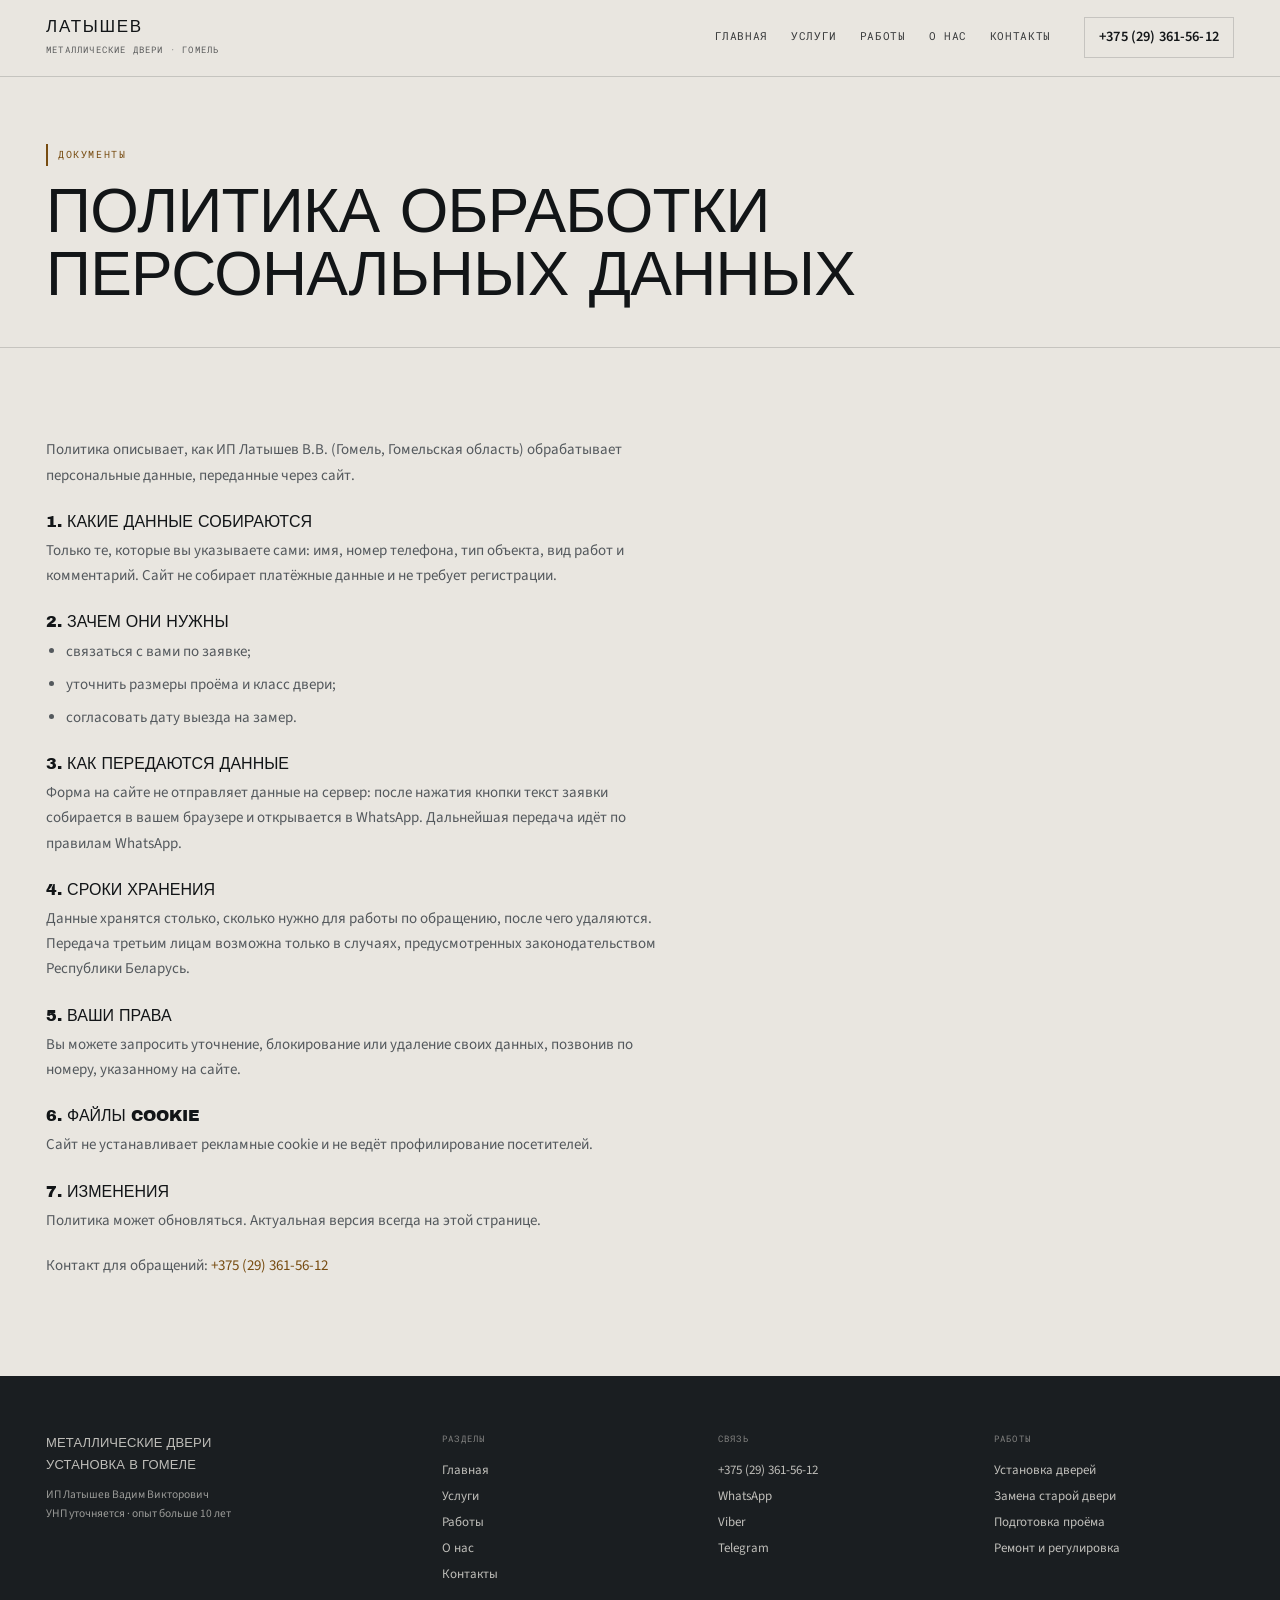
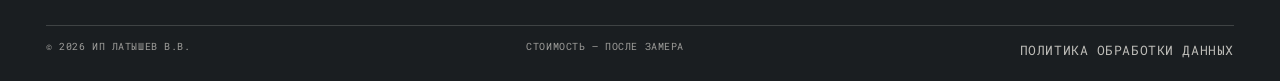
<file: politika.html>
<!doctype html>
<html lang="ru">
<head>
<meta charset="utf-8">
<meta name="viewport" content="width=device-width, initial-scale=1">
<title>Политика обработки персональных данных — ИП Латышев В.В.</title>
<meta name="description" content="Как обрабатываются персональные данные посетителей сайта: какие данные собираются, зачем, как передаются и как их удалить.">
<link rel="canonical" href="https://romjjjke.github.io/latyshev/politika.html">
<meta property="og:type" content="website">
<meta property="og:title" content="Политика обработки персональных данных — ИП Латышев В.В.">
<meta property="og:description" content="Как обрабатываются персональные данные посетителей сайта: какие данные собираются, зачем, как передаются и как их удалить.">
<meta property="og:locale" content="ru_BY">
<meta property="og:url" content="https://romjjjke.github.io/latyshev/politika.html">
<meta property="og:image" content="https://romjjjke.github.io/latyshev/assets/img/hero.jpg">
<meta name="theme-color" content="#121517">
<link rel="icon" href="favicon.svg" type="image/svg+xml">
<link rel="preconnect" href="https://fonts.googleapis.com">
<link rel="preconnect" href="https://fonts.gstatic.com" crossorigin>
<link href="https://fonts.googleapis.com/css2?family=Archivo+Black&family=Source+Sans+3:wght@400;500;600&family=Roboto+Mono:wght@400;500&display=swap" rel="stylesheet">
<style>[hidden]{display:none!important}*,*::before,*::after{box-sizing:border-box}
html{-webkit-text-size-adjust:100%;overflow-x:clip}
body{margin:0;background:#E9E6E0;color:#121517;font:400 17px/1.62 'Source Sans 3',system-ui,sans-serif;overflow-x:clip}
img{display:block;max-width:100%;height:auto}
a{color:inherit;text-decoration:none}
h1,h2,h3,p,ul,ol,figure,dl,dd{margin:0}ul,ol{padding:0;list-style:none}
button{font:inherit;color:inherit;background:none;border:0;cursor:pointer}
body.is-locked{overflow:hidden}
.wrap{width:100%;max-width:1340px;margin:0 auto;padding:0 clamp(16px,3.6vw,56px)}
.head{position:fixed;inset:0 0 auto;z-index:60;transition:background .25s,box-shadow .25s}
.head__row{display:flex;align-items:center;gap:clamp(12px,2.6vw,38px);height:76px;max-width:1340px;margin:0 auto;padding:0 clamp(16px,3.6vw,56px);border-bottom:1px solid rgba(233,230,224,.24);color:#E9E6E0}
.brand b{font:400 17px/1 'Archivo Black','Arial Black',sans-serif;letter-spacing:.1em;text-transform:uppercase}
.brand small{display:block;margin-top:4px;font-family:'Roboto Mono',monospace;font-size:8.5px;letter-spacing:.14em;text-transform:uppercase;opacity:.66}
.head__tel{display:inline-flex;font:600 14.5px/1 'Source Sans 3',sans-serif;padding:12px 14px;border:1px solid rgba(233,230,224,.44);white-space:nowrap}
.head--solid,.head.is-stuck{background:rgba(233,230,224,.97);box-shadow:0 1px 0 rgba(18,21,23,.16)}
.head--solid .head__row,.head.is-stuck .head__row{border-bottom-color:transparent;color:#121517}
.head--solid .head__tel,.head.is-stuck .head__tel{border-color:rgba(18,21,23,.16)}
.hero{position:relative;display:flex;flex-direction:column;justify-content:flex-end;min-height:min(96vh,960px);background:#121517;color:#E9E6E0;overflow:hidden}
.hero__pic{position:absolute;inset:0}.hero__pic img{width:100%;height:100%;object-fit:cover}
.hero__veil{position:absolute;inset:0;background:linear-gradient(172deg,rgba(10,12,13,.7),rgba(10,12,13,.24) 30%,rgba(10,12,13,.5) 58%,rgba(10,12,13,.94))}
.hero__in{position:relative;z-index:2;width:100%;max-width:1340px;margin:0 auto;padding:140px clamp(16px,3.6vw,56px) clamp(20px,3.2vw,38px)}
.hero h1{margin-top:16px;font:400 clamp(2.1rem,.9rem + 5.6vw,5.4rem)/.98 'Archivo Black','Arial Black',sans-serif;text-transform:uppercase;letter-spacing:-.012em}
.btn{display:inline-flex;align-items:center;justify-content:center;padding:15px 21px;border:1px solid currentColor;font-family:'Roboto Mono',monospace;font-size:11px;letter-spacing:.1em;text-transform:uppercase;cursor:pointer}
.btn--brass{background:#C08A3E;border-color:#C08A3E;color:#170D02}
.btn--ink{background:#121517;border-color:#121517;color:#E9E6E0}
.btn--paper{background:#E9E6E0;border-color:#E9E6E0;color:#121517}
.phead{padding:clamp(38px,5vw,80px) 0 clamp(22px,3.2vw,40px);border-bottom:1px solid rgba(18,21,23,.16)}
.inner{padding-top:76px}
.drawer{position:fixed;inset:0;z-index:90;background:#121517;color:#E9E6E0;display:flex;flex-direction:column;padding:18px clamp(16px,3.6vw,56px) 24px;overflow-y:auto}
.mobbar{display:none}
.foot{background:#1A1E21;color:#E9E6E0;padding:clamp(32px,4.4vw,62px) 0 20px}
@media (max-width:1180px){.nav{display:none}.burger{display:flex}}
@media (max-width:760px){
  body{padding-bottom:calc(66px + env(safe-area-inset-bottom))}
  .head__tel{display:none}
  .mobbar{display:grid;grid-template-columns:repeat(4,minmax(0,1fr));gap:6px;position:fixed;left:0;right:0;bottom:0;z-index:70;background:rgba(18,21,23,.98);border-top:1px solid rgba(233,230,224,.2);padding:8px 10px calc(8px + env(safe-area-inset-bottom))}
  .mobbar__b{display:flex;align-items:center;justify-content:center;min-height:46px;font-family:'Roboto Mono',monospace;font-size:9px;letter-spacing:.02em;text-transform:uppercase;text-align:center;border:1px solid rgba(233,230,224,.28);color:#E9E6E0}
  .mobbar__b--call{background:#C08A3E;border-color:#C08A3E;color:#170D02}
}</style>
<link rel="stylesheet" href="assets/css/style.v1.css">
<script type="application/ld+json">{"@context": "https://schema.org", "@type": "HomeAndConstructionBusiness", "name": "ИП Латышев В.В. — установка металлических дверей", "description": "Профессиональная установка металлических дверей от эконом до премиум класса: замер, демонтаж, подготовка проёма, регулировка. Гомель и Гомельская область.", "telephone": "+375293615612", "url": "https://romjjjke.github.io/latyshev/", "image": "https://romjjjke.github.io/latyshev/assets/img/hero.jpg", "address": {"@type": "PostalAddress", "addressLocality": "Гомель", "addressRegion": "Гомельская область", "addressCountry": "BY"}, "areaServed": "Гомель и Гомельская область", "priceRange": "по расчёту"}</script>
</head>
<body class="inner">
<header class="head head--solid">
  <div class="head__row">
    <a class="brand" href="index.html"><b>Латышев</b><small>металлические двери · Гомель</small></a>
    <nav class="nav" aria-label="Разделы"><a href="index.html">Главная</a><a href="uslugi.html">Услуги</a><a href="raboty.html">Работы</a><a href="master.html">О нас</a><a href="kontakty.html">Контакты</a></nav>
    <a class="head__tel" href="tel:+375293615612">+375 (29) 361-56-12</a>
    <button class="burger" id="burger" type="button" aria-expanded="false" aria-controls="drawer" aria-label="Меню"><span></span><span></span><span></span></button>
  </div>
</header>

<section class="phead">
  <div class="wrap">
    <p class="kick">Документы</p>
    <h1>Политика обработки<br>персональных данных</h1>
  </div>
</section>

<section class="sec">
  <div class="wrap">
    <div class="legal">
      <p>Политика описывает, как ИП Латышев В.В. (Гомель, Гомельская область) обрабатывает персональные данные, переданные через сайт.</p>
      <h2>1. Какие данные собираются</h2>
      <p>Только те, которые вы указываете сами: имя, номер телефона, тип объекта, вид работ и комментарий. Сайт не собирает платёжные данные и не требует регистрации.</p>
      <h2>2. Зачем они нужны</h2>
      <ul>
        <li>связаться с вами по заявке;</li>
        <li>уточнить размеры проёма и класс двери;</li>
        <li>согласовать дату выезда на замер.</li>
      </ul>
      <h2>3. Как передаются данные</h2>
      <p>Форма на сайте не отправляет данные на сервер: после нажатия кнопки текст заявки собирается в вашем браузере и открывается в WhatsApp. Дальнейшая передача идёт по правилам WhatsApp.</p>
      <h2>4. Сроки хранения</h2>
      <p>Данные хранятся столько, сколько нужно для работы по обращению, после чего удаляются. Передача третьим лицам возможна только в случаях, предусмотренных законодательством Республики Беларусь.</p>
      <h2>5. Ваши права</h2>
      <p>Вы можете запросить уточнение, блокирование или удаление своих данных, позвонив по номеру, указанному на сайте.</p>
      <h2>6. Файлы cookie</h2>
      <p>Сайт не устанавливает рекламные cookie и не ведёт профилирование посетителей.</p>
      <h2>7. Изменения</h2>
      <p>Политика может обновляться. Актуальная версия всегда на этой странице.</p>
      <p style="margin-top:20px">Контакт для обращений: <a href="tel:+375293615612" style="color:var(--brass-d)">+375 (29) 361-56-12</a></p>
    </div>
  </div>
</section>
<footer class="foot">
  <div class="wrap">
    <div class="foot__grid">
      <div>
        <p class="foot__brand">Металлические двери<br>установка в Гомеле</p>
        <p class="foot__small">ИП Латышев Вадим Викторович<br>УНП уточняется · опыт больше 10 лет</p>
      </div>
      <div class="foot__col">
        <div class="foot__h">Разделы</div>
        <a href="index.html">Главная</a><a href="uslugi.html">Услуги</a><a href="raboty.html">Работы</a><a href="master.html">О нас</a><a href="kontakty.html">Контакты</a>
      </div>
      <div class="foot__col">
        <div class="foot__h">Связь</div>
        <a href="tel:+375293615612">+375 (29) 361-56-12</a>
        <a href="https://wa.me/375293615612" target="_blank" rel="noopener">WhatsApp</a>
        <a href="viber://chat?number=%2B375293615612">Viber</a>
        <a href="https://t.me/+375293615612" target="_blank" rel="noopener">Telegram</a>
      </div>
      <div class="foot__col">
        <div class="foot__h">Работы</div>
        <a href="uslugi.html">Установка дверей</a>
        <a href="uslugi.html#u2">Замена старой двери</a>
        <a href="uslugi.html#u3">Подготовка проёма</a>
        <a href="uslugi.html#u5">Ремонт и регулировка</a>
      </div>
    </div>
    <div class="foot__bottom">
      <span>&copy; 2026 ИП Латышев В.В.</span>
      <span>Стоимость — после замера</span>
      <a href="politika.html">Политика обработки данных</a>
    </div>
  </div>
</footer>
<div class="drawer" id="drawer" hidden>
  <div class="drawer__top">
    <a class="brand" href="index.html"><b>Латышев</b><small>металлические двери · Гомель</small></a>
    <button class="drawer__close" id="drawer-close" type="button" aria-label="Закрыть меню">&times;</button>
  </div>
  <nav class="drawer__nav" aria-label="Мобильная навигация"><a href="index.html">Главная<span>01</span></a><a href="uslugi.html">Услуги<span>02</span></a><a href="raboty.html">Работы<span>03</span></a><a href="master.html">О нас<span>04</span></a><a href="kontakty.html">Контакты<span>05</span></a></nav>
  <div class="drawer__meta">
    <a href="tel:+375293615612">+375 (29) 361-56-12</a>
    <p>Гомель и Гомельская область · опыт больше 10 лет</p>
    <div class="msg">
          <a class="btn btn--brass" href="https://wa.me/375293615612" target="_blank" rel="noopener">WhatsApp</a>
          <a class="btn btn--ghost" href="viber://chat?number=%2B375293615612">Viber</a>
          <a class="btn btn--ghost" href="https://t.me/+375293615612" target="_blank" rel="noopener">Telegram</a>
        </div>
  </div>
</div>
<nav class="mobbar" aria-label="Быстрая связь">
  <a class="mobbar__b mobbar__b--call" href="tel:+375293615612">Позвонить</a>
  <a class="mobbar__b" href="https://wa.me/375293615612" target="_blank" rel="noopener">WhatsApp</a>
  <a class="mobbar__b" href="viber://chat?number=%2B375293615612">Viber</a>
  <a class="mobbar__b" href="https://t.me/+375293615612" target="_blank" rel="noopener">Telegram</a>
</nav>
<script src="assets/js/main.v1.js" defer></script>
</body>
</html>
</file>
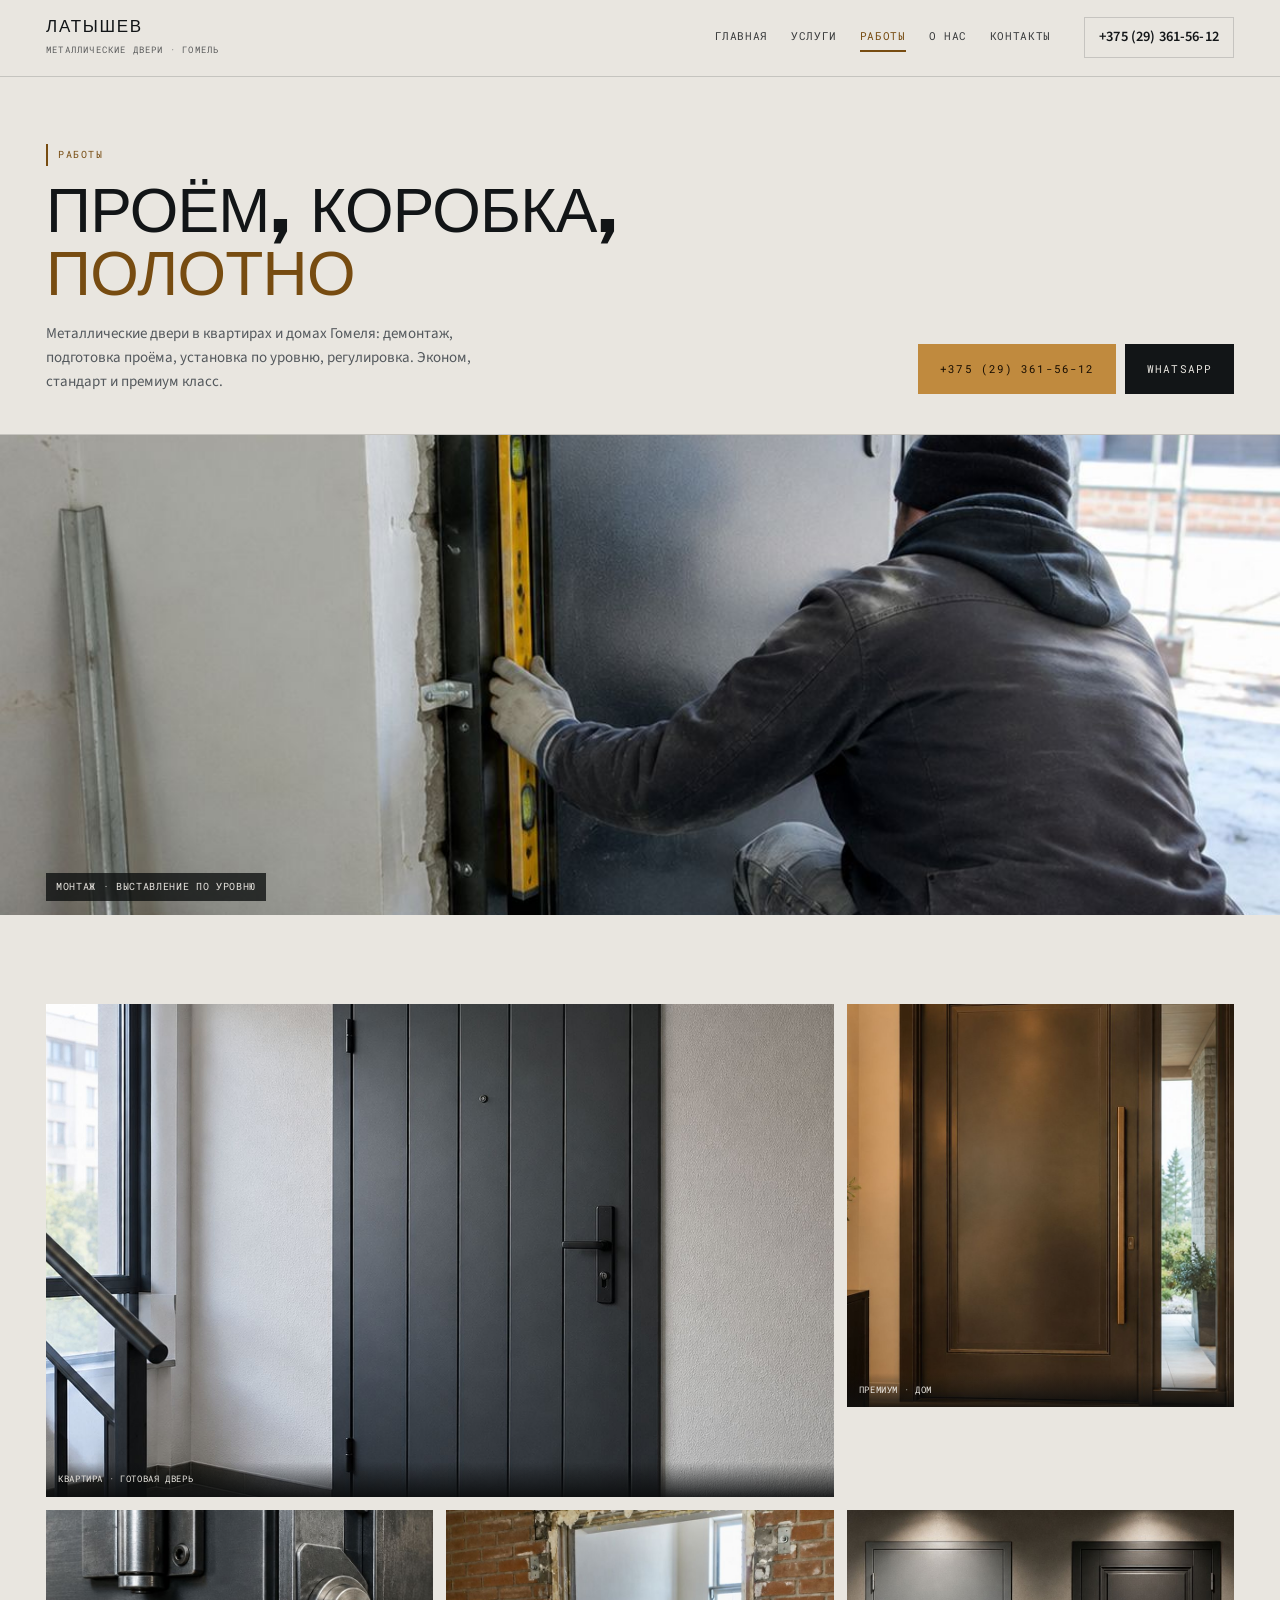
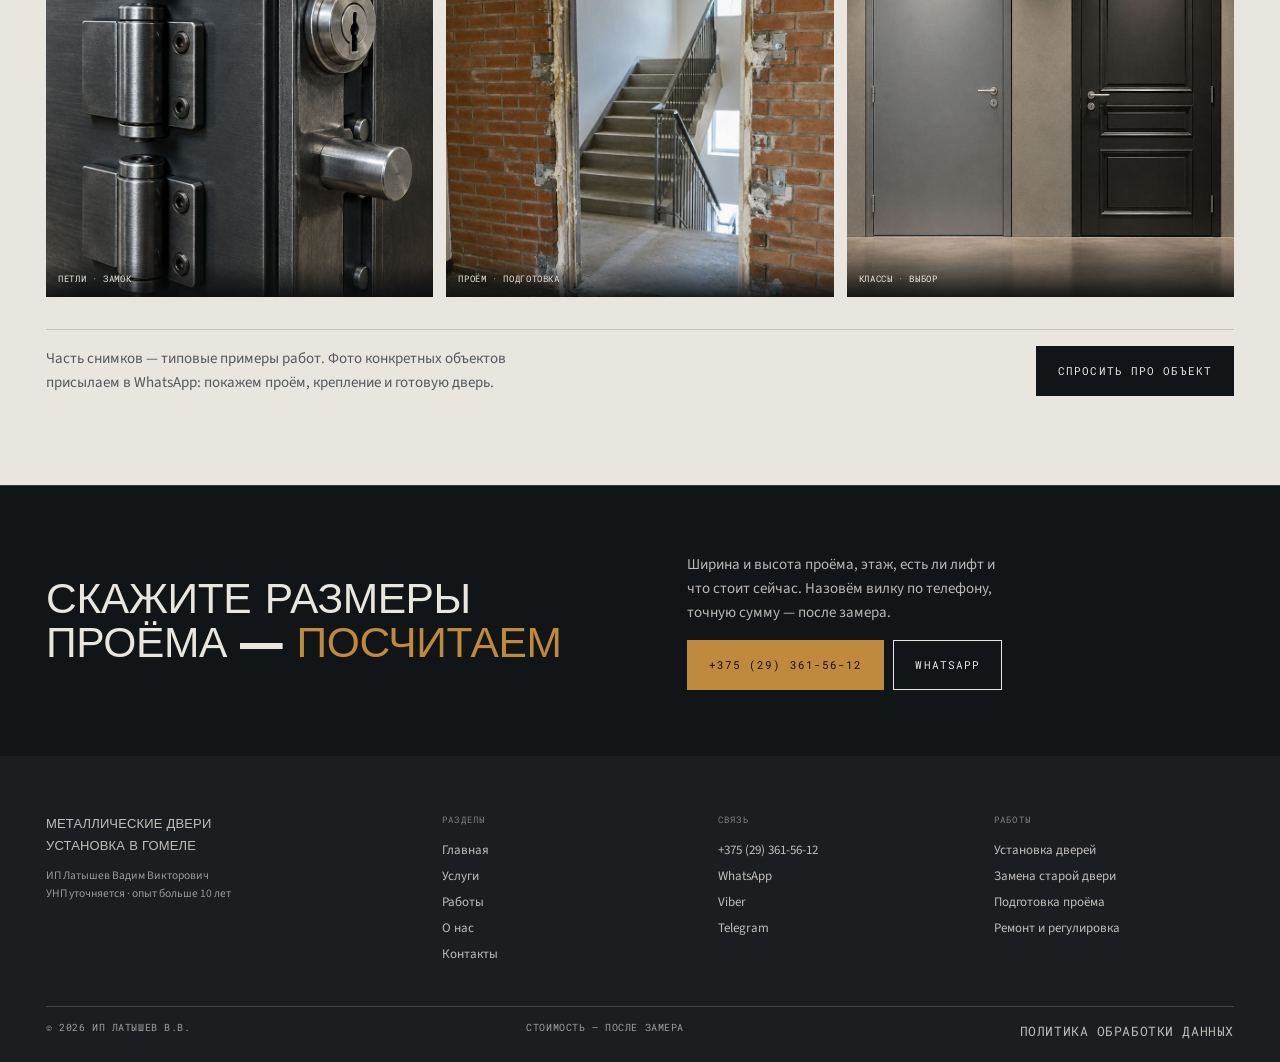
<file: raboty.html>
<!doctype html>
<html lang="ru">
<head>
<meta charset="utf-8">
<meta name="viewport" content="width=device-width, initial-scale=1">
<title>Работы: установка металлических дверей — ИП Латышев, Гомель</title>
<meta name="description" content="Примеры работ: металлические двери в квартирах и домах, монтаж по уровню, подготовка проёма после демонтажа, двери разных классов. Гомель.">
<link rel="canonical" href="https://romjjjke.github.io/latyshev/raboty.html">
<meta property="og:type" content="website">
<meta property="og:title" content="Работы: установка металлических дверей — ИП Латышев, Гомель">
<meta property="og:description" content="Примеры работ: металлические двери в квартирах и домах, монтаж по уровню, подготовка проёма после демонтажа, двери разных классов. Гомель.">
<meta property="og:locale" content="ru_BY">
<meta property="og:url" content="https://romjjjke.github.io/latyshev/raboty.html">
<meta property="og:image" content="https://romjjjke.github.io/latyshev/assets/img/hero.jpg">
<meta name="theme-color" content="#121517">
<link rel="icon" href="favicon.svg" type="image/svg+xml">
<link rel="preconnect" href="https://fonts.googleapis.com">
<link rel="preconnect" href="https://fonts.gstatic.com" crossorigin>
<link href="https://fonts.googleapis.com/css2?family=Archivo+Black&family=Source+Sans+3:wght@400;500;600&family=Roboto+Mono:wght@400;500&display=swap" rel="stylesheet">
<style>[hidden]{display:none!important}*,*::before,*::after{box-sizing:border-box}
html{-webkit-text-size-adjust:100%;overflow-x:clip}
body{margin:0;background:#E9E6E0;color:#121517;font:400 17px/1.62 'Source Sans 3',system-ui,sans-serif;overflow-x:clip}
img{display:block;max-width:100%;height:auto}
a{color:inherit;text-decoration:none}
h1,h2,h3,p,ul,ol,figure,dl,dd{margin:0}ul,ol{padding:0;list-style:none}
button{font:inherit;color:inherit;background:none;border:0;cursor:pointer}
body.is-locked{overflow:hidden}
.wrap{width:100%;max-width:1340px;margin:0 auto;padding:0 clamp(16px,3.6vw,56px)}
.head{position:fixed;inset:0 0 auto;z-index:60;transition:background .25s,box-shadow .25s}
.head__row{display:flex;align-items:center;gap:clamp(12px,2.6vw,38px);height:76px;max-width:1340px;margin:0 auto;padding:0 clamp(16px,3.6vw,56px);border-bottom:1px solid rgba(233,230,224,.24);color:#E9E6E0}
.brand b{font:400 17px/1 'Archivo Black','Arial Black',sans-serif;letter-spacing:.1em;text-transform:uppercase}
.brand small{display:block;margin-top:4px;font-family:'Roboto Mono',monospace;font-size:8.5px;letter-spacing:.14em;text-transform:uppercase;opacity:.66}
.head__tel{display:inline-flex;font:600 14.5px/1 'Source Sans 3',sans-serif;padding:12px 14px;border:1px solid rgba(233,230,224,.44);white-space:nowrap}
.head--solid,.head.is-stuck{background:rgba(233,230,224,.97);box-shadow:0 1px 0 rgba(18,21,23,.16)}
.head--solid .head__row,.head.is-stuck .head__row{border-bottom-color:transparent;color:#121517}
.head--solid .head__tel,.head.is-stuck .head__tel{border-color:rgba(18,21,23,.16)}
.hero{position:relative;display:flex;flex-direction:column;justify-content:flex-end;min-height:min(96vh,960px);background:#121517;color:#E9E6E0;overflow:hidden}
.hero__pic{position:absolute;inset:0}.hero__pic img{width:100%;height:100%;object-fit:cover}
.hero__veil{position:absolute;inset:0;background:linear-gradient(172deg,rgba(10,12,13,.7),rgba(10,12,13,.24) 30%,rgba(10,12,13,.5) 58%,rgba(10,12,13,.94))}
.hero__in{position:relative;z-index:2;width:100%;max-width:1340px;margin:0 auto;padding:140px clamp(16px,3.6vw,56px) clamp(20px,3.2vw,38px)}
.hero h1{margin-top:16px;font:400 clamp(2.1rem,.9rem + 5.6vw,5.4rem)/.98 'Archivo Black','Arial Black',sans-serif;text-transform:uppercase;letter-spacing:-.012em}
.btn{display:inline-flex;align-items:center;justify-content:center;padding:15px 21px;border:1px solid currentColor;font-family:'Roboto Mono',monospace;font-size:11px;letter-spacing:.1em;text-transform:uppercase;cursor:pointer}
.btn--brass{background:#C08A3E;border-color:#C08A3E;color:#170D02}
.btn--ink{background:#121517;border-color:#121517;color:#E9E6E0}
.btn--paper{background:#E9E6E0;border-color:#E9E6E0;color:#121517}
.phead{padding:clamp(38px,5vw,80px) 0 clamp(22px,3.2vw,40px);border-bottom:1px solid rgba(18,21,23,.16)}
.inner{padding-top:76px}
.drawer{position:fixed;inset:0;z-index:90;background:#121517;color:#E9E6E0;display:flex;flex-direction:column;padding:18px clamp(16px,3.6vw,56px) 24px;overflow-y:auto}
.mobbar{display:none}
.foot{background:#1A1E21;color:#E9E6E0;padding:clamp(32px,4.4vw,62px) 0 20px}
@media (max-width:1180px){.nav{display:none}.burger{display:flex}}
@media (max-width:760px){
  body{padding-bottom:calc(66px + env(safe-area-inset-bottom))}
  .head__tel{display:none}
  .mobbar{display:grid;grid-template-columns:repeat(4,minmax(0,1fr));gap:6px;position:fixed;left:0;right:0;bottom:0;z-index:70;background:rgba(18,21,23,.98);border-top:1px solid rgba(233,230,224,.2);padding:8px 10px calc(8px + env(safe-area-inset-bottom))}
  .mobbar__b{display:flex;align-items:center;justify-content:center;min-height:46px;font-family:'Roboto Mono',monospace;font-size:9px;letter-spacing:.02em;text-transform:uppercase;text-align:center;border:1px solid rgba(233,230,224,.28);color:#E9E6E0}
  .mobbar__b--call{background:#C08A3E;border-color:#C08A3E;color:#170D02}
}</style>
<link rel="stylesheet" href="assets/css/style.v1.css">
<script type="application/ld+json">{"@context": "https://schema.org", "@type": "HomeAndConstructionBusiness", "name": "ИП Латышев В.В. — установка металлических дверей", "description": "Профессиональная установка металлических дверей от эконом до премиум класса: замер, демонтаж, подготовка проёма, регулировка. Гомель и Гомельская область.", "telephone": "+375293615612", "url": "https://romjjjke.github.io/latyshev/", "image": "https://romjjjke.github.io/latyshev/assets/img/hero.jpg", "address": {"@type": "PostalAddress", "addressLocality": "Гомель", "addressRegion": "Гомельская область", "addressCountry": "BY"}, "areaServed": "Гомель и Гомельская область", "priceRange": "по расчёту"}</script>
</head>
<body class="inner">
<header class="head head--solid">
  <div class="head__row">
    <a class="brand" href="index.html"><b>Латышев</b><small>металлические двери · Гомель</small></a>
    <nav class="nav" aria-label="Разделы"><a href="index.html">Главная</a><a href="uslugi.html">Услуги</a><a href="raboty.html" class="nav__cur">Работы</a><a href="master.html">О нас</a><a href="kontakty.html">Контакты</a></nav>
    <a class="head__tel" href="tel:+375293615612">+375 (29) 361-56-12</a>
    <button class="burger" id="burger" type="button" aria-expanded="false" aria-controls="drawer" aria-label="Меню"><span></span><span></span><span></span></button>
  </div>
</header>

<section class="phead">
  <div class="wrap">
    <p class="kick">Работы</p>
    <div class="phead__row">
      <div>
        <h1>Проём, коробка, <em>полотно</em></h1>
        <p class="phead__lead">Металлические двери в квартирах и домах Гомеля: демонтаж, подготовка проёма, установка по уровню, регулировка. Эконом, стандарт и премиум класс.</p>
      </div>
      <div class="phead__act">
        <a class="btn btn--brass" href="tel:+375293615612">+375 (29) 361-56-12</a>
        <a class="btn btn--ink" href="https://wa.me/375293615612" target="_blank" rel="noopener">WhatsApp</a>
      </div>
    </div>
  </div>
</section>

<div class="band">
  <img src="assets/img/install.jpg" alt="Установка металлической двери по уровню" loading="lazy">
  <span class="band__cap">Монтаж · выставление по уровню</span>
</div>

<section class="sec">
  <div class="wrap">
    <div class="gal">
      <figure class="g-a rv"><img src="assets/img/hero.jpg" alt="Металлическая дверь в подъезде"><figcaption>Квартира · готовая дверь</figcaption></figure>
      <figure class="g-b rv"><img src="assets/img/premium.jpg" alt="Премиальная дверь в частном доме"><figcaption>Премиум · дом</figcaption></figure>
      <figure class="g-c rv"><img src="assets/img/lock.jpg" alt="Замок и петли металлической двери"><figcaption>Петли · замок</figcaption></figure>
      <figure class="g-d rv"><img src="assets/img/opening.jpg" alt="Проём после демонтажа старой двери"><figcaption>Проём · подготовка</figcaption></figure>
      <figure class="g-e rv"><img src="assets/img/showroom.jpg" alt="Двери разных классов"><figcaption>Классы · выбор</figcaption></figure>
    </div>
    <div style="margin-top:clamp(20px,3vw,32px);border-top:1px solid var(--line);padding-top:16px;display:grid;grid-template-columns:minmax(0,1fr) auto;gap:14px;align-items:center">
      <p style="font-size:15px;line-height:1.6;color:var(--mute);max-width:66ch">Часть снимков — типовые примеры работ. Фото конкретных объектов присылаем в WhatsApp: покажем проём, крепление и готовую дверь.</p>
      <a class="btn btn--ink" href="https://wa.me/375293615612" target="_blank" rel="noopener">Спросить про объект</a>
    </div>
  </div>
</section>
<section class="cta">
  <div class="wrap cta__in">
    <h2>Скажите размеры проёма — <em>посчитаем</em></h2>
    <div class="cta__side">
      <p>Ширина и высота проёма, этаж, есть ли лифт и что стоит сейчас. Назовём вилку по телефону, точную сумму — после замера.</p>
      <div class="cta__act">
        <a class="btn btn--brass" href="tel:+375293615612">+375 (29) 361-56-12</a>
        <a class="btn btn--ghost" href="https://wa.me/375293615612" target="_blank" rel="noopener">WhatsApp</a>
      </div>
    </div>
  </div>
</section>
<footer class="foot">
  <div class="wrap">
    <div class="foot__grid">
      <div>
        <p class="foot__brand">Металлические двери<br>установка в Гомеле</p>
        <p class="foot__small">ИП Латышев Вадим Викторович<br>УНП уточняется · опыт больше 10 лет</p>
      </div>
      <div class="foot__col">
        <div class="foot__h">Разделы</div>
        <a href="index.html">Главная</a><a href="uslugi.html">Услуги</a><a href="raboty.html">Работы</a><a href="master.html">О нас</a><a href="kontakty.html">Контакты</a>
      </div>
      <div class="foot__col">
        <div class="foot__h">Связь</div>
        <a href="tel:+375293615612">+375 (29) 361-56-12</a>
        <a href="https://wa.me/375293615612" target="_blank" rel="noopener">WhatsApp</a>
        <a href="viber://chat?number=%2B375293615612">Viber</a>
        <a href="https://t.me/+375293615612" target="_blank" rel="noopener">Telegram</a>
      </div>
      <div class="foot__col">
        <div class="foot__h">Работы</div>
        <a href="uslugi.html">Установка дверей</a>
        <a href="uslugi.html#u2">Замена старой двери</a>
        <a href="uslugi.html#u3">Подготовка проёма</a>
        <a href="uslugi.html#u5">Ремонт и регулировка</a>
      </div>
    </div>
    <div class="foot__bottom">
      <span>&copy; 2026 ИП Латышев В.В.</span>
      <span>Стоимость — после замера</span>
      <a href="politika.html">Политика обработки данных</a>
    </div>
  </div>
</footer>
<div class="drawer" id="drawer" hidden>
  <div class="drawer__top">
    <a class="brand" href="index.html"><b>Латышев</b><small>металлические двери · Гомель</small></a>
    <button class="drawer__close" id="drawer-close" type="button" aria-label="Закрыть меню">&times;</button>
  </div>
  <nav class="drawer__nav" aria-label="Мобильная навигация"><a href="index.html">Главная<span>01</span></a><a href="uslugi.html">Услуги<span>02</span></a><a href="raboty.html">Работы<span>03</span></a><a href="master.html">О нас<span>04</span></a><a href="kontakty.html">Контакты<span>05</span></a></nav>
  <div class="drawer__meta">
    <a href="tel:+375293615612">+375 (29) 361-56-12</a>
    <p>Гомель и Гомельская область · опыт больше 10 лет</p>
    <div class="msg">
          <a class="btn btn--brass" href="https://wa.me/375293615612" target="_blank" rel="noopener">WhatsApp</a>
          <a class="btn btn--ghost" href="viber://chat?number=%2B375293615612">Viber</a>
          <a class="btn btn--ghost" href="https://t.me/+375293615612" target="_blank" rel="noopener">Telegram</a>
        </div>
  </div>
</div>
<nav class="mobbar" aria-label="Быстрая связь">
  <a class="mobbar__b mobbar__b--call" href="tel:+375293615612">Позвонить</a>
  <a class="mobbar__b" href="https://wa.me/375293615612" target="_blank" rel="noopener">WhatsApp</a>
  <a class="mobbar__b" href="viber://chat?number=%2B375293615612">Viber</a>
  <a class="mobbar__b" href="https://t.me/+375293615612" target="_blank" rel="noopener">Telegram</a>
</nav>
<script src="assets/js/main.v1.js" defer></script>
</body>
</html>
</file>
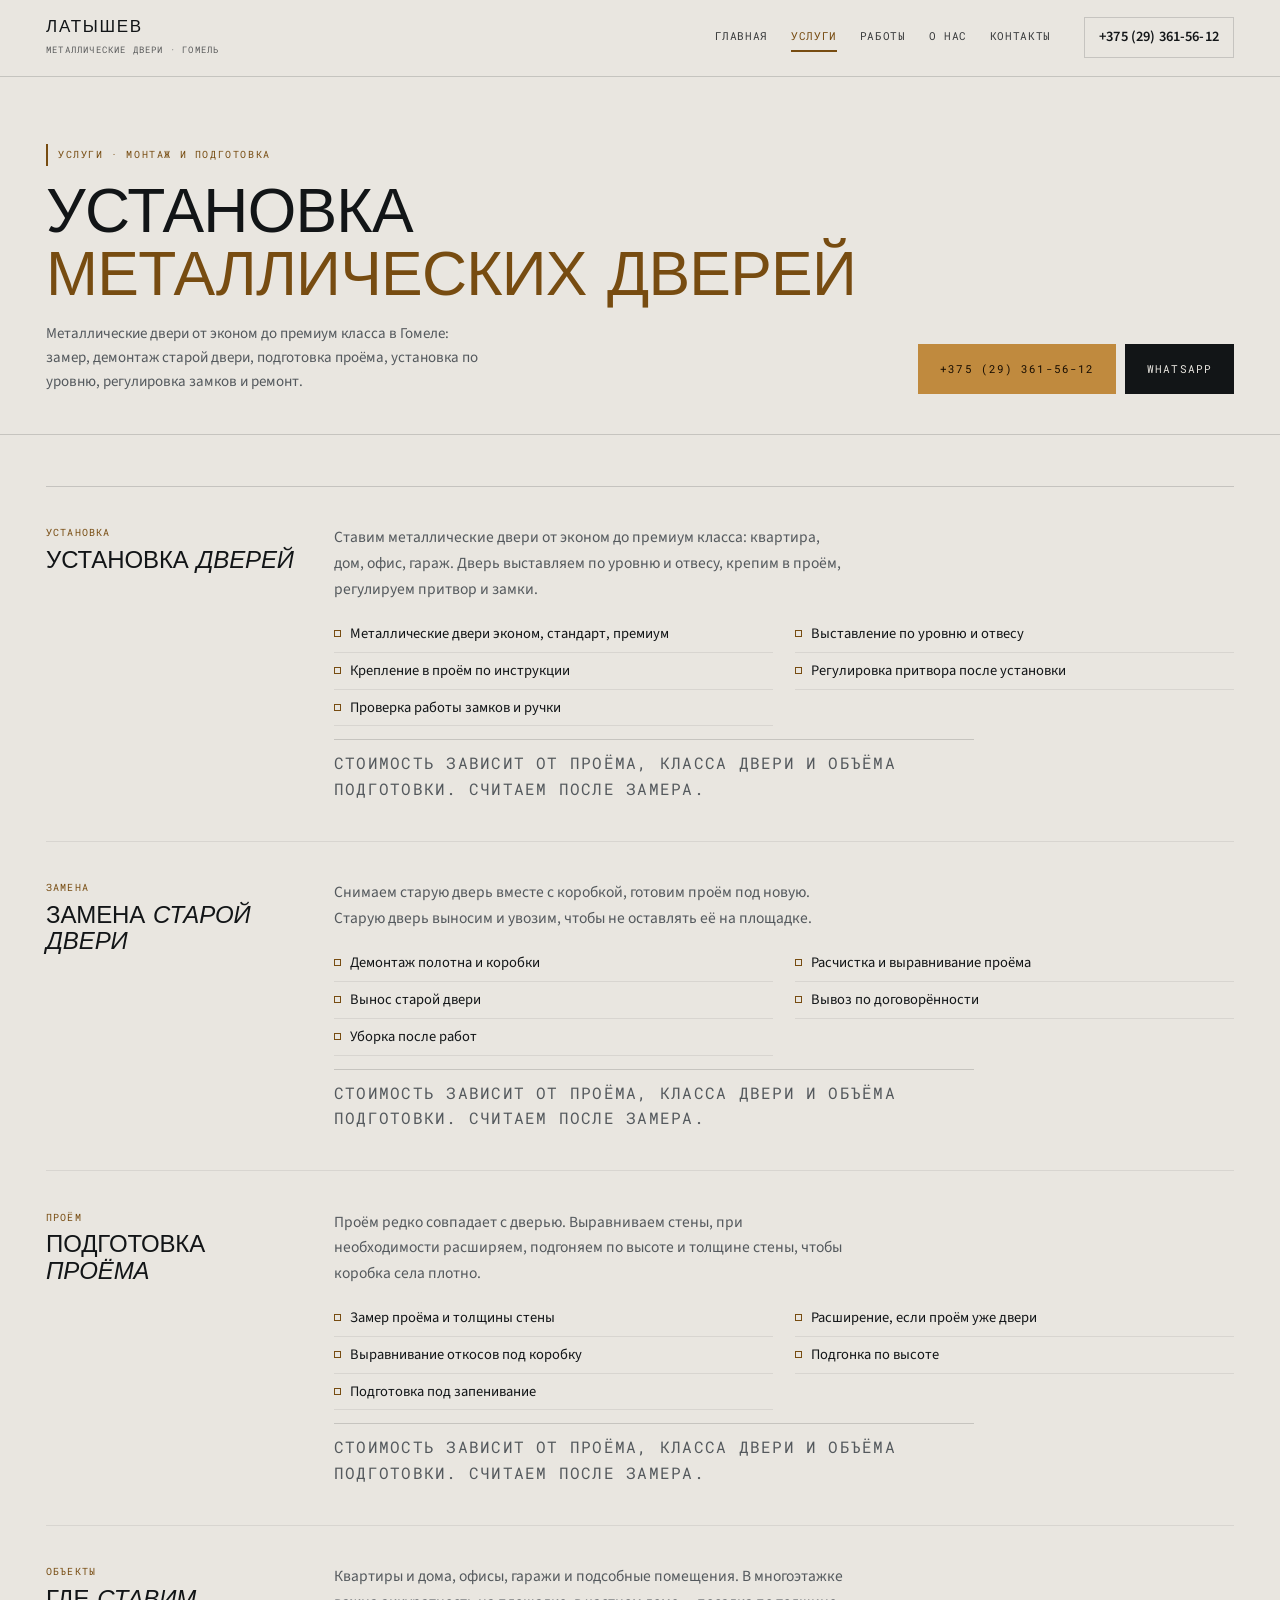
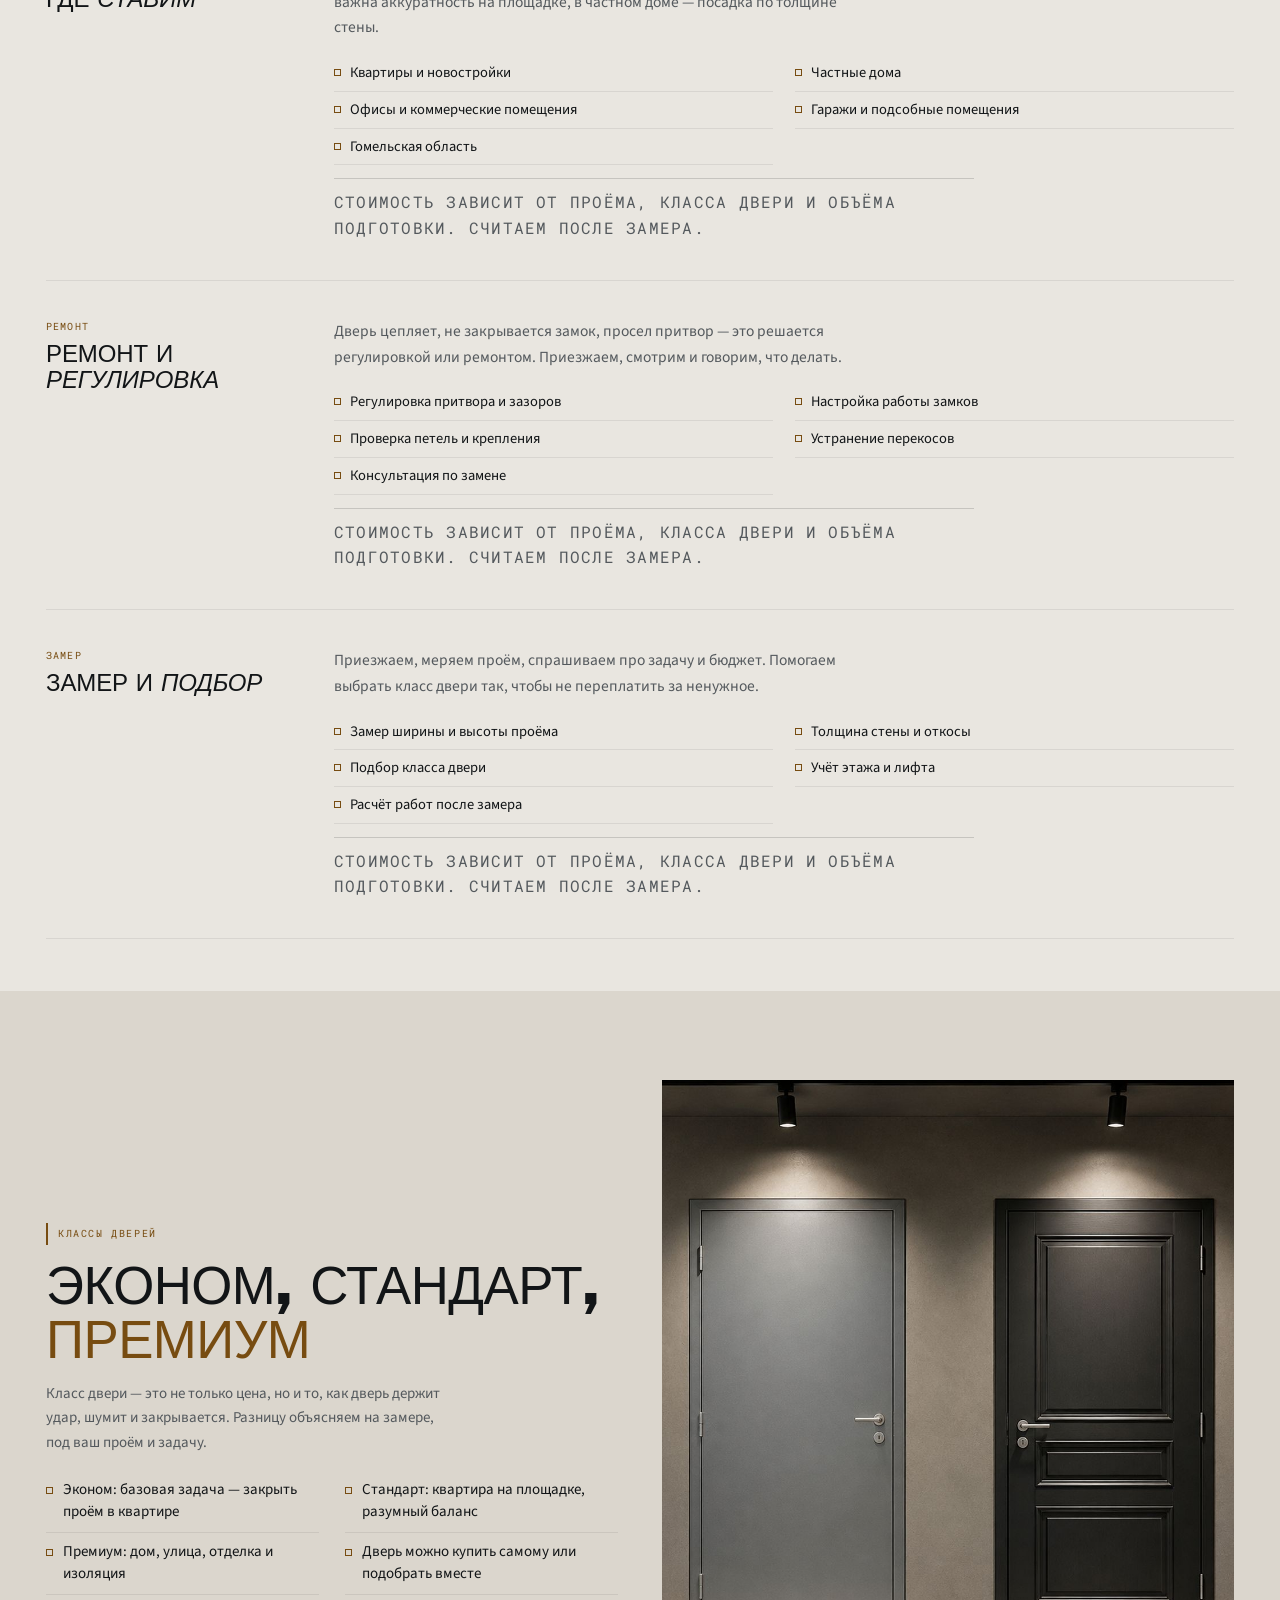
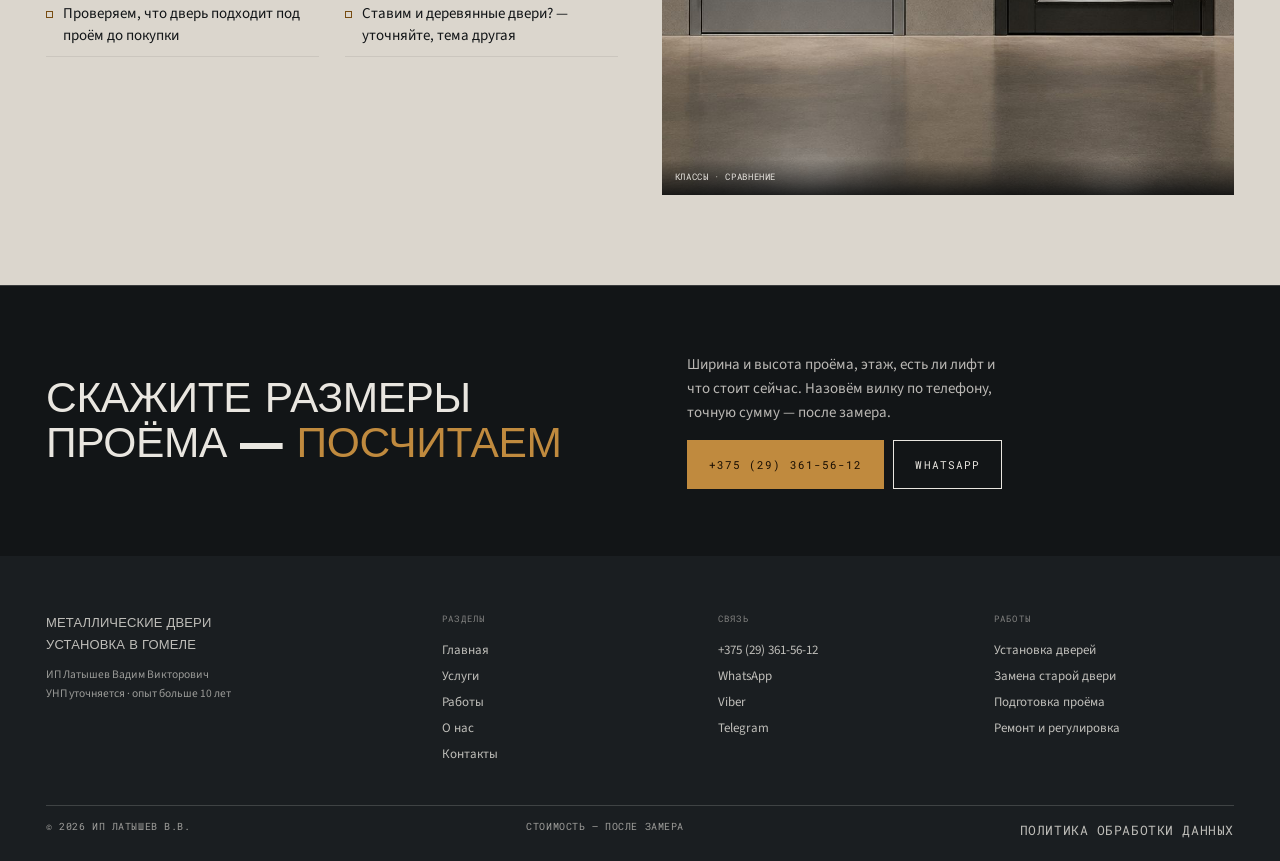
<file: uslugi.html>
<!doctype html>
<html lang="ru">
<head>
<meta charset="utf-8">
<meta name="viewport" content="width=device-width, initial-scale=1">
<title>Услуги: установка, замена, ремонт металлических дверей — Гомель</title>
<meta name="description" content="Установка металлических дверей, замена старой двери, подготовка и расширение проёма, монтаж в квартире и доме, ремонт и регулировка замков, замер. Гомель и Гомельская область.">
<link rel="canonical" href="https://romjjjke.github.io/latyshev/uslugi.html">
<meta property="og:type" content="website">
<meta property="og:title" content="Услуги: установка, замена, ремонт металлических дверей — Гомель">
<meta property="og:description" content="Установка металлических дверей, замена старой двери, подготовка и расширение проёма, монтаж в квартире и доме, ремонт и регулировка замков, замер. Гомель и Гомельская область.">
<meta property="og:locale" content="ru_BY">
<meta property="og:url" content="https://romjjjke.github.io/latyshev/uslugi.html">
<meta property="og:image" content="https://romjjjke.github.io/latyshev/assets/img/hero.jpg">
<meta name="theme-color" content="#121517">
<link rel="icon" href="favicon.svg" type="image/svg+xml">
<link rel="preconnect" href="https://fonts.googleapis.com">
<link rel="preconnect" href="https://fonts.gstatic.com" crossorigin>
<link href="https://fonts.googleapis.com/css2?family=Archivo+Black&family=Source+Sans+3:wght@400;500;600&family=Roboto+Mono:wght@400;500&display=swap" rel="stylesheet">
<style>[hidden]{display:none!important}*,*::before,*::after{box-sizing:border-box}
html{-webkit-text-size-adjust:100%;overflow-x:clip}
body{margin:0;background:#E9E6E0;color:#121517;font:400 17px/1.62 'Source Sans 3',system-ui,sans-serif;overflow-x:clip}
img{display:block;max-width:100%;height:auto}
a{color:inherit;text-decoration:none}
h1,h2,h3,p,ul,ol,figure,dl,dd{margin:0}ul,ol{padding:0;list-style:none}
button{font:inherit;color:inherit;background:none;border:0;cursor:pointer}
body.is-locked{overflow:hidden}
.wrap{width:100%;max-width:1340px;margin:0 auto;padding:0 clamp(16px,3.6vw,56px)}
.head{position:fixed;inset:0 0 auto;z-index:60;transition:background .25s,box-shadow .25s}
.head__row{display:flex;align-items:center;gap:clamp(12px,2.6vw,38px);height:76px;max-width:1340px;margin:0 auto;padding:0 clamp(16px,3.6vw,56px);border-bottom:1px solid rgba(233,230,224,.24);color:#E9E6E0}
.brand b{font:400 17px/1 'Archivo Black','Arial Black',sans-serif;letter-spacing:.1em;text-transform:uppercase}
.brand small{display:block;margin-top:4px;font-family:'Roboto Mono',monospace;font-size:8.5px;letter-spacing:.14em;text-transform:uppercase;opacity:.66}
.head__tel{display:inline-flex;font:600 14.5px/1 'Source Sans 3',sans-serif;padding:12px 14px;border:1px solid rgba(233,230,224,.44);white-space:nowrap}
.head--solid,.head.is-stuck{background:rgba(233,230,224,.97);box-shadow:0 1px 0 rgba(18,21,23,.16)}
.head--solid .head__row,.head.is-stuck .head__row{border-bottom-color:transparent;color:#121517}
.head--solid .head__tel,.head.is-stuck .head__tel{border-color:rgba(18,21,23,.16)}
.hero{position:relative;display:flex;flex-direction:column;justify-content:flex-end;min-height:min(96vh,960px);background:#121517;color:#E9E6E0;overflow:hidden}
.hero__pic{position:absolute;inset:0}.hero__pic img{width:100%;height:100%;object-fit:cover}
.hero__veil{position:absolute;inset:0;background:linear-gradient(172deg,rgba(10,12,13,.7),rgba(10,12,13,.24) 30%,rgba(10,12,13,.5) 58%,rgba(10,12,13,.94))}
.hero__in{position:relative;z-index:2;width:100%;max-width:1340px;margin:0 auto;padding:140px clamp(16px,3.6vw,56px) clamp(20px,3.2vw,38px)}
.hero h1{margin-top:16px;font:400 clamp(2.1rem,.9rem + 5.6vw,5.4rem)/.98 'Archivo Black','Arial Black',sans-serif;text-transform:uppercase;letter-spacing:-.012em}
.btn{display:inline-flex;align-items:center;justify-content:center;padding:15px 21px;border:1px solid currentColor;font-family:'Roboto Mono',monospace;font-size:11px;letter-spacing:.1em;text-transform:uppercase;cursor:pointer}
.btn--brass{background:#C08A3E;border-color:#C08A3E;color:#170D02}
.btn--ink{background:#121517;border-color:#121517;color:#E9E6E0}
.btn--paper{background:#E9E6E0;border-color:#E9E6E0;color:#121517}
.phead{padding:clamp(38px,5vw,80px) 0 clamp(22px,3.2vw,40px);border-bottom:1px solid rgba(18,21,23,.16)}
.inner{padding-top:76px}
.drawer{position:fixed;inset:0;z-index:90;background:#121517;color:#E9E6E0;display:flex;flex-direction:column;padding:18px clamp(16px,3.6vw,56px) 24px;overflow-y:auto}
.mobbar{display:none}
.foot{background:#1A1E21;color:#E9E6E0;padding:clamp(32px,4.4vw,62px) 0 20px}
@media (max-width:1180px){.nav{display:none}.burger{display:flex}}
@media (max-width:760px){
  body{padding-bottom:calc(66px + env(safe-area-inset-bottom))}
  .head__tel{display:none}
  .mobbar{display:grid;grid-template-columns:repeat(4,minmax(0,1fr));gap:6px;position:fixed;left:0;right:0;bottom:0;z-index:70;background:rgba(18,21,23,.98);border-top:1px solid rgba(233,230,224,.2);padding:8px 10px calc(8px + env(safe-area-inset-bottom))}
  .mobbar__b{display:flex;align-items:center;justify-content:center;min-height:46px;font-family:'Roboto Mono',monospace;font-size:9px;letter-spacing:.02em;text-transform:uppercase;text-align:center;border:1px solid rgba(233,230,224,.28);color:#E9E6E0}
  .mobbar__b--call{background:#C08A3E;border-color:#C08A3E;color:#170D02}
}</style>
<link rel="stylesheet" href="assets/css/style.v1.css">
<script type="application/ld+json">{"@context": "https://schema.org", "@type": "HomeAndConstructionBusiness", "name": "ИП Латышев В.В. — установка металлических дверей", "description": "Профессиональная установка металлических дверей от эконом до премиум класса: замер, демонтаж, подготовка проёма, регулировка. Гомель и Гомельская область.", "telephone": "+375293615612", "url": "https://romjjjke.github.io/latyshev/", "image": "https://romjjjke.github.io/latyshev/assets/img/hero.jpg", "address": {"@type": "PostalAddress", "addressLocality": "Гомель", "addressRegion": "Гомельская область", "addressCountry": "BY"}, "areaServed": "Гомель и Гомельская область", "priceRange": "по расчёту"}</script>
</head>
<body class="inner">
<header class="head head--solid">
  <div class="head__row">
    <a class="brand" href="index.html"><b>Латышев</b><small>металлические двери · Гомель</small></a>
    <nav class="nav" aria-label="Разделы"><a href="index.html">Главная</a><a href="uslugi.html" class="nav__cur">Услуги</a><a href="raboty.html">Работы</a><a href="master.html">О нас</a><a href="kontakty.html">Контакты</a></nav>
    <a class="head__tel" href="tel:+375293615612">+375 (29) 361-56-12</a>
    <button class="burger" id="burger" type="button" aria-expanded="false" aria-controls="drawer" aria-label="Меню"><span></span><span></span><span></span></button>
  </div>
</header>

<section class="phead">
  <div class="wrap">
    <p class="kick">Услуги · монтаж и подготовка</p>
    <div class="phead__row">
      <div>
        <h1>Установка <em>металлических дверей</em></h1>
        <p class="phead__lead">Металлические двери от эконом до премиум класса в Гомеле: замер, демонтаж старой двери, подготовка проёма, установка по уровню, регулировка замков и ремонт.</p>
      </div>
      <div class="phead__act">
        <a class="btn btn--brass" href="tel:+375293615612">+375 (29) 361-56-12</a>
        <a class="btn btn--ink" href="https://wa.me/375293615612" target="_blank" rel="noopener">WhatsApp</a>
      </div>
    </div>
  </div>
</section>

<section class="sec sec--tight">
  <div class="wrap">
    <article class="detail" id="u1">
      <div><p class="detail__code">установка</p><h2>Установка <em>дверей</em></h2></div>
      <div class="detail__body">
        <p>Ставим металлические двери от эконом до премиум класса: квартира, дом, офис, гараж. Дверь выставляем по уровню и отвесу, крепим в проём, регулируем притвор и замки.</p>
        <ul class="detail__list"><li>Металлические двери эконом, стандарт, премиум</li><li>Выставление по уровню и отвесу</li><li>Крепление в проём по инструкции</li><li>Регулировка притвора после установки</li><li>Проверка работы замков и ручки</li></ul>
        <p class="detail__price">Стоимость зависит от проёма, класса двери и объёма подготовки. Считаем после замера.</p>
      </div>
    </article>
    <article class="detail" id="u2">
      <div><p class="detail__code">замена</p><h2>Замена <em>старой двери</em></h2></div>
      <div class="detail__body">
        <p>Снимаем старую дверь вместе с коробкой, готовим проём под новую. Старую дверь выносим и увозим, чтобы не оставлять её на площадке.</p>
        <ul class="detail__list"><li>Демонтаж полотна и коробки</li><li>Расчистка и выравнивание проёма</li><li>Вынос старой двери</li><li>Вывоз по договорённости</li><li>Уборка после работ</li></ul>
        <p class="detail__price">Стоимость зависит от проёма, класса двери и объёма подготовки. Считаем после замера.</p>
      </div>
    </article>
    <article class="detail" id="u3">
      <div><p class="detail__code">проём</p><h2>Подготовка <em>проёма</em></h2></div>
      <div class="detail__body">
        <p>Проём редко совпадает с дверью. Выравниваем стены, при необходимости расширяем, подгоняем по высоте и толщине стены, чтобы коробка села плотно.</p>
        <ul class="detail__list"><li>Замер проёма и толщины стены</li><li>Расширение, если проём уже двери</li><li>Выравнивание откосов под коробку</li><li>Подгонка по высоте</li><li>Подготовка под запенивание</li></ul>
        <p class="detail__price">Стоимость зависит от проёма, класса двери и объёма подготовки. Считаем после замера.</p>
      </div>
    </article>
    <article class="detail" id="u4">
      <div><p class="detail__code">объекты</p><h2>Где <em>ставим</em></h2></div>
      <div class="detail__body">
        <p>Квартиры и дома, офисы, гаражи и подсобные помещения. В многоэтажке важна аккуратность на площадке, в частном доме — посадка по толщине стены.</p>
        <ul class="detail__list"><li>Квартиры и новостройки</li><li>Частные дома</li><li>Офисы и коммерческие помещения</li><li>Гаражи и подсобные помещения</li><li>Гомельская область</li></ul>
        <p class="detail__price">Стоимость зависит от проёма, класса двери и объёма подготовки. Считаем после замера.</p>
      </div>
    </article>
    <article class="detail" id="u5">
      <div><p class="detail__code">ремонт</p><h2>Ремонт и <em>регулировка</em></h2></div>
      <div class="detail__body">
        <p>Дверь цепляет, не закрывается замок, просел притвор — это решается регулировкой или ремонтом. Приезжаем, смотрим и говорим, что делать.</p>
        <ul class="detail__list"><li>Регулировка притвора и зазоров</li><li>Настройка работы замков</li><li>Проверка петель и крепления</li><li>Устранение перекосов</li><li>Консультация по замене</li></ul>
        <p class="detail__price">Стоимость зависит от проёма, класса двери и объёма подготовки. Считаем после замера.</p>
      </div>
    </article>
    <article class="detail" id="u6">
      <div><p class="detail__code">замер</p><h2>Замер и <em>подбор</em></h2></div>
      <div class="detail__body">
        <p>Приезжаем, меряем проём, спрашиваем про задачу и бюджет. Помогаем выбрать класс двери так, чтобы не переплатить за ненужное.</p>
        <ul class="detail__list"><li>Замер ширины и высоты проёма</li><li>Толщина стены и откосы</li><li>Подбор класса двери</li><li>Учёт этажа и лифта</li><li>Расчёт работ после замера</li></ul>
        <p class="detail__price">Стоимость зависит от проёма, класса двери и объёма подготовки. Считаем после замера.</p>
      </div>
    </article>
  </div>
</section>

<section class="sec sec--p2">
  <div class="wrap split">
    <div>
      <p class="kick">Классы дверей</p>
      <h2 class="h2">Эконом, стандарт, <em>премиум</em></h2>
      <p class="lead" style="margin-top:14px">Класс двери — это не только цена, но и то, как дверь держит удар, шумит и закрывается. Разницу объясняем на замере, под ваш проём и задачу.</p>
      <ul class="list">
        <li>Эконом: базовая задача — закрыть проём в квартире</li>
        <li>Стандарт: квартира на площадке, разумный баланс</li>
        <li>Премиум: дом, улица, отделка и изоляция</li>
        <li>Дверь можно купить самому или подобрать вместе</li>
        <li>Проверяем, что дверь подходит под проём до покупки</li>
        <li>Ставим и деревянные двери? — уточняйте, тема другая</li>
      </ul>
    </div>
    <figure class="split__pic">
      <img src="assets/img/showroom.jpg" alt="Двери разных классов в шоуруме" loading="lazy">
      <figcaption>Классы · сравнение</figcaption>
    </figure>
  </div>
</section>
<section class="cta">
  <div class="wrap cta__in">
    <h2>Скажите размеры проёма — <em>посчитаем</em></h2>
    <div class="cta__side">
      <p>Ширина и высота проёма, этаж, есть ли лифт и что стоит сейчас. Назовём вилку по телефону, точную сумму — после замера.</p>
      <div class="cta__act">
        <a class="btn btn--brass" href="tel:+375293615612">+375 (29) 361-56-12</a>
        <a class="btn btn--ghost" href="https://wa.me/375293615612" target="_blank" rel="noopener">WhatsApp</a>
      </div>
    </div>
  </div>
</section>
<footer class="foot">
  <div class="wrap">
    <div class="foot__grid">
      <div>
        <p class="foot__brand">Металлические двери<br>установка в Гомеле</p>
        <p class="foot__small">ИП Латышев Вадим Викторович<br>УНП уточняется · опыт больше 10 лет</p>
      </div>
      <div class="foot__col">
        <div class="foot__h">Разделы</div>
        <a href="index.html">Главная</a><a href="uslugi.html">Услуги</a><a href="raboty.html">Работы</a><a href="master.html">О нас</a><a href="kontakty.html">Контакты</a>
      </div>
      <div class="foot__col">
        <div class="foot__h">Связь</div>
        <a href="tel:+375293615612">+375 (29) 361-56-12</a>
        <a href="https://wa.me/375293615612" target="_blank" rel="noopener">WhatsApp</a>
        <a href="viber://chat?number=%2B375293615612">Viber</a>
        <a href="https://t.me/+375293615612" target="_blank" rel="noopener">Telegram</a>
      </div>
      <div class="foot__col">
        <div class="foot__h">Работы</div>
        <a href="uslugi.html">Установка дверей</a>
        <a href="uslugi.html#u2">Замена старой двери</a>
        <a href="uslugi.html#u3">Подготовка проёма</a>
        <a href="uslugi.html#u5">Ремонт и регулировка</a>
      </div>
    </div>
    <div class="foot__bottom">
      <span>&copy; 2026 ИП Латышев В.В.</span>
      <span>Стоимость — после замера</span>
      <a href="politika.html">Политика обработки данных</a>
    </div>
  </div>
</footer>
<div class="drawer" id="drawer" hidden>
  <div class="drawer__top">
    <a class="brand" href="index.html"><b>Латышев</b><small>металлические двери · Гомель</small></a>
    <button class="drawer__close" id="drawer-close" type="button" aria-label="Закрыть меню">&times;</button>
  </div>
  <nav class="drawer__nav" aria-label="Мобильная навигация"><a href="index.html">Главная<span>01</span></a><a href="uslugi.html">Услуги<span>02</span></a><a href="raboty.html">Работы<span>03</span></a><a href="master.html">О нас<span>04</span></a><a href="kontakty.html">Контакты<span>05</span></a></nav>
  <div class="drawer__meta">
    <a href="tel:+375293615612">+375 (29) 361-56-12</a>
    <p>Гомель и Гомельская область · опыт больше 10 лет</p>
    <div class="msg">
          <a class="btn btn--brass" href="https://wa.me/375293615612" target="_blank" rel="noopener">WhatsApp</a>
          <a class="btn btn--ghost" href="viber://chat?number=%2B375293615612">Viber</a>
          <a class="btn btn--ghost" href="https://t.me/+375293615612" target="_blank" rel="noopener">Telegram</a>
        </div>
  </div>
</div>
<nav class="mobbar" aria-label="Быстрая связь">
  <a class="mobbar__b mobbar__b--call" href="tel:+375293615612">Позвонить</a>
  <a class="mobbar__b" href="https://wa.me/375293615612" target="_blank" rel="noopener">WhatsApp</a>
  <a class="mobbar__b" href="viber://chat?number=%2B375293615612">Viber</a>
  <a class="mobbar__b" href="https://t.me/+375293615612" target="_blank" rel="noopener">Telegram</a>
</nav>
<script src="assets/js/main.v1.js" defer></script>
</body>
</html>
</file>
<file: assets/css/style.v1.css>
/* ИП Латышев В.В. — установка металлических дверей, Гомель.
   Язык ниши: проём, коробка, полотно, петля, зазор. Бетон, графит, латунь. */

:root{
  --paper:#E9E6E0;
  --paper-2:#DBD6CD;
  --paper-3:#F6F4F0;
  --ink:#121517;
  --ink-2:#1A1E21;
  --ink-3:#242A2E;
  --brass:#C08A3E;
  --brass-d:#774C11;
  --steel:#6B7378;
  --mute:#54595D;
  --line:rgba(18,21,23,.16);
  --line-2:rgba(18,21,23,.08);
  --line-w:rgba(233,230,224,.18);
  --disp:'Archivo Black','Arial Black',sans-serif;
  --sans:'Source Sans 3',system-ui,-apple-system,'Segoe UI',sans-serif;
  --mono:'Roboto Mono',ui-monospace,'Courier New',monospace;
  --pad:clamp(16px,3.6vw,56px);
  --sect:clamp(52px,7vw,110px);
}
*,*::before,*::after{box-sizing:border-box}
html{-webkit-text-size-adjust:100%;scroll-behavior:smooth;overflow-x:clip}
body{margin:0;background:var(--paper);color:var(--ink);font:400 17px/1.62 var(--sans);overflow-x:clip;-webkit-font-smoothing:antialiased}
body.is-locked{overflow:hidden}
img{display:block;max-width:100%;height:auto}
a{color:inherit;text-decoration:none;transition:color .2s,border-color .2s,background .2s,opacity .2s}
h1,h2,h3,h4,p,ul,ol,figure,dl,dd{margin:0}
ul,ol{padding:0;list-style:none}
button{font:inherit;color:inherit;background:none;border:0;cursor:pointer}
[hidden]{display:none!important}
::selection{background:var(--brass);color:#160D02}
:focus-visible{outline:2px solid var(--brass-d);outline-offset:3px}

.wrap{width:100%;max-width:1340px;margin:0 auto;padding:0 var(--pad)}
.kick{display:inline-flex;align-items:center;gap:10px;font-family:var(--mono);font-size:10px;letter-spacing:.16em;text-transform:uppercase;color:var(--brass-d);padding-left:12px;position:relative}
.kick::before{content:'';position:absolute;left:0;top:-3px;bottom:-3px;width:2px;background:currentColor}
.h2{font:400 clamp(1.75rem,.9rem + 3vw,3.6rem)/1.02 var(--disp);text-transform:uppercase;margin-top:14px;letter-spacing:-.01em}
.h2 em{font-style:normal;color:var(--brass-d)}
.sec--ink .h2{color:var(--paper)}
.sec--ink .h2 em{color:var(--brass)}
.sec--ink .kick{color:var(--brass)}
.lead{font-size:clamp(15px,1.05vw,17px);line-height:1.62;color:var(--mute);max-width:58ch}
.sec--ink .lead{color:rgba(233,230,224,.76)}
.sec{padding:var(--sect) 0}
.sec--ink{background:var(--ink);color:var(--paper)}
.sec--p2{background:var(--paper-2)}
.sec--tight{padding:clamp(30px,4vw,52px) 0}

/* рамка с латунными уголками — как коробка двери */
.framed{position:relative;border:1px solid var(--line)}
.framed::before,.framed::after{content:'';position:absolute;width:10px;height:10px;border:2px solid var(--brass)}
.framed::before{left:-2px;top:-2px;border-right:0;border-bottom:0}
.framed::after{right:-2px;bottom:-2px;border-left:0;border-top:0}

/* ---------- шапка ---------- */
.head{position:fixed;inset:0 0 auto;z-index:60;transition:background .25s,box-shadow .25s}
.head__row{display:flex;align-items:center;gap:clamp(12px,2.6vw,38px);height:76px;max-width:1340px;margin:0 auto;padding:0 var(--pad);border-bottom:1px solid rgba(233,230,224,.24);color:var(--paper)}
.brand{display:flex;flex-direction:column;gap:4px;white-space:nowrap}
.brand b{font:400 17px/1 var(--disp);letter-spacing:.1em;text-transform:uppercase}
.brand small{font-family:var(--mono);font-size:8.5px;letter-spacing:.14em;text-transform:uppercase;opacity:.66}
.nav{margin-left:auto;display:flex;gap:clamp(12px,1.8vw,26px)}
.nav a{font-family:var(--mono);font-size:10.5px;letter-spacing:.06em;text-transform:uppercase;opacity:.82;padding:5px 0;border-bottom:2px solid transparent}
.nav a:hover{opacity:1;border-bottom-color:var(--brass)}
.nav__cur{opacity:1!important;border-bottom-color:var(--brass)!important}
.head__tel{display:inline-flex;font:600 14.5px/1 var(--sans);letter-spacing:.01em;padding:12px 14px;border:1px solid rgba(233,230,224,.44);white-space:nowrap}
.head__tel:hover{border-color:var(--brass);color:var(--brass)}
.head--solid,.head.is-stuck{background:rgba(233,230,224,.97);box-shadow:0 1px 0 var(--line)}
.head--solid .head__row,.head.is-stuck .head__row{border-bottom-color:transparent;color:var(--ink)}
.head--solid .head__tel,.head.is-stuck .head__tel{border-color:var(--line)}
.head--solid .head__tel:hover,.head.is-stuck .head__tel:hover{border-color:var(--brass-d);color:var(--brass-d)}
.head--solid .nav a:hover,.head.is-stuck .nav a:hover{border-bottom-color:var(--brass-d)}
.head--solid .nav__cur,.head.is-stuck .nav__cur{border-bottom-color:var(--brass-d)!important;color:var(--brass-d)}
.burger{display:none;margin-left:auto;width:46px;height:42px;padding:11px 9px;border:1px solid currentColor;flex-direction:column;justify-content:center;gap:5px}
.burger span{display:block;height:2px;background:currentColor}

/* ---------- кнопки ---------- */
.btn{display:inline-flex;align-items:center;justify-content:center;gap:8px;padding:15px 21px;border:1px solid currentColor;font-family:var(--mono);font-size:11px;letter-spacing:.1em;text-transform:uppercase;cursor:pointer;transition:.18s}
.btn--brass{background:var(--brass);border-color:var(--brass);color:#170D02}
.btn--brass:hover{background:#D19A4C;border-color:#D19A4C}
.btn--ink{background:var(--ink);border-color:var(--ink);color:var(--paper)}
.btn--ink:hover{background:var(--ink-3);border-color:var(--ink-3)}
.btn--paper{background:var(--paper);border-color:var(--paper);color:var(--ink)}
.btn--paper:hover{background:#fff;border-color:#fff}
.btn--ghost:hover{background:rgba(233,230,224,.12)}
.msg{display:flex;flex-wrap:wrap;gap:8px}

/* ---------- герой ---------- */
.hero{position:relative;display:flex;flex-direction:column;justify-content:flex-end;min-height:min(96vh,960px);background:var(--ink);color:var(--paper);overflow:hidden}
.hero__pic{position:absolute;inset:0}
.hero__pic img{width:100%;height:100%;object-fit:cover;object-position:50% 46%}
.hero__veil{position:absolute;inset:0;background:linear-gradient(172deg,rgba(10,12,13,.7) 0%,rgba(10,12,13,.24) 30%,rgba(10,12,13,.5) 58%,rgba(10,12,13,.94) 100%)}
.hero__in{position:relative;z-index:2;width:100%;max-width:1340px;margin:0 auto;padding:140px var(--pad) clamp(20px,3.2vw,38px)}
.hero .kick{color:var(--brass)}
.hero h1{margin-top:16px;font:400 clamp(2.1rem,.9rem + 5.6vw,5.4rem)/.98 var(--disp);text-transform:uppercase;max-width:18ch;letter-spacing:-.012em}
.hero h1 span{display:block}
.hero h1 em{font-style:normal;color:var(--brass)}
.hero__lead{margin-top:16px;max-width:50ch;font-size:clamp(15px,1.1vw,17.5px);line-height:1.58;color:rgba(233,230,224,.88)}
.hero__act{display:flex;flex-wrap:wrap;gap:9px;margin-top:clamp(18px,2.6vw,26px)}
.hero__classes{display:flex;flex-wrap:wrap;gap:10px 26px;margin-top:clamp(18px,2.4vw,26px);padding-top:13px;border-top:1px solid rgba(233,230,224,.24)}
.hero__classes span{font-family:var(--mono);font-size:9.5px;letter-spacing:.12em;text-transform:uppercase;color:rgba(233,230,224,.8)}
.hero__classes span + span::before{content:'·';margin-right:10px;color:var(--brass)}

/* ---------- факты ---------- */
.facts{display:grid;grid-template-columns:repeat(4,minmax(0,1fr));border-top:1px solid var(--line);border-bottom:1px solid var(--line)}
.facts > div{padding:clamp(15px,2.1vw,25px) clamp(11px,1.7vw,22px);border-left:1px solid var(--line-2)}
.facts > div:first-child{border-left:0}
.facts b{display:block;font:400 clamp(1.2rem,.8rem + 1.2vw,1.8rem)/1.08 var(--disp);text-transform:uppercase;letter-spacing:-.005em}
.facts b i{font-style:normal;color:var(--brass-d)}
.facts span{display:block;margin-top:7px;font-family:var(--mono);font-size:9px;letter-spacing:.08em;text-transform:uppercase;color:var(--mute);line-height:1.6}

/* ---------- шапка секции ---------- */
.head2{display:grid;grid-template-columns:minmax(0,1fr) minmax(0,.76fr);gap:clamp(14px,3vw,52px);align-items:end;margin-bottom:clamp(20px,3.2vw,42px)}
.head2 .lead{justify-self:end;padding-bottom:4px}

/* ---------- проём ---------- */
.op{display:grid;grid-template-columns:minmax(0,1.05fr) minmax(0,.95fr);gap:clamp(18px,3.2vw,46px);align-items:start}
.op__box{border:1px solid var(--line-w);background:rgba(233,230,224,.03);padding:clamp(8px,1.4vw,16px)}
.op__svg{display:block;width:100%;height:auto}
.op__svg text{font-family:var(--mono);font-size:9px;letter-spacing:.05em;fill:rgba(233,230,224,.7)}
.op__panel{display:flex;flex-direction:column;gap:clamp(13px,1.8vw,20px)}
.field{display:flex;flex-direction:column;gap:3px}
.field__top{display:flex;justify-content:space-between;align-items:baseline;gap:12px}
.field label{font-family:var(--mono);font-size:9.5px;letter-spacing:.11em;text-transform:uppercase;color:rgba(233,230,224,.72)}
.field output{font-family:var(--mono);font-size:13px;color:var(--paper)}
input[type="range"]{-webkit-appearance:none;appearance:none;width:100%;height:3px;background:rgba(233,230,224,.22);margin:11px 0;outline-offset:9px}
input[type="range"]::-webkit-slider-thumb{-webkit-appearance:none;width:17px;height:17px;border-radius:50%;background:var(--brass);border:3px solid var(--ink);cursor:pointer}
input[type="range"]::-moz-range-thumb{width:17px;height:17px;border-radius:50%;background:var(--brass);border:3px solid var(--ink);cursor:pointer}
.sec:not(.sec--ink) .field label{color:var(--mute)}
.sec:not(.sec--ink) .field output{color:var(--ink)}
.sec:not(.sec--ink) input[type="range"]{background:var(--line)}
.sec:not(.sec--ink) input[type="range"]::-webkit-slider-thumb{background:var(--brass);border-color:var(--paper)}
.op__out{display:grid;grid-template-columns:1fr 1fr;gap:clamp(10px,1.6vw,16px);padding-top:13px;border-top:1px solid var(--line-w)}
.op__out div span{display:block;font-family:var(--mono);font-size:9px;letter-spacing:.09em;text-transform:uppercase;color:rgba(233,230,224,.62)}
.op__out div b{display:block;margin-top:4px;font:400 clamp(1.15rem,.85rem + .6vw,1.55rem)/1.05 var(--disp);color:var(--paper)}
.op__verdict{padding:11px 13px;border-left:2px solid var(--brass);background:rgba(192,138,62,.1);font-size:13.5px;line-height:1.55;color:rgba(233,230,224,.9)}
.op__note{font-size:12px;line-height:1.55;color:rgba(233,230,224,.66)}

/* ---------- услуги ---------- */
.svc{border-top:1px solid var(--line)}
.svc__row{display:grid;grid-template-columns:minmax(0,.22fr) minmax(0,1fr) minmax(0,.32fr);gap:clamp(12px,2.4vw,36px);align-items:start;padding:clamp(17px,2.3vw,30px) 0;border-bottom:1px solid var(--line);transition:background .18s}
.svc__row:hover{background:rgba(192,138,62,.09)}
.svc__tag{font-family:var(--mono);font-size:9.5px;letter-spacing:.1em;text-transform:uppercase;color:var(--brass-d);padding-top:7px}
.svc__row h3{font:400 clamp(1.1rem,.85rem + 1vw,1.65rem)/1.1 var(--disp);text-transform:uppercase;letter-spacing:-.005em}
.svc__row h3 em{font-style:normal;color:var(--brass-d)}
.svc__row p{margin-top:8px;font-size:15px;line-height:1.6;color:var(--mute);max-width:58ch}
.svc__tags{display:flex;flex-wrap:wrap;gap:6px;margin-top:11px}
.svc__tags span{font-family:var(--mono);font-size:9px;letter-spacing:.04em;text-transform:uppercase;color:var(--mute);border:1px solid var(--line);padding:4px 7px}
.svc__side{text-align:right;font-family:var(--mono);font-size:9.5px;letter-spacing:.07em;text-transform:uppercase;color:var(--mute);line-height:1.85}
.svc__side b{display:block;font-family:var(--sans);font-weight:600;font-size:14px;letter-spacing:0;text-transform:none;color:var(--ink)}
.svc__more{display:inline-flex;margin-top:9px;font-family:var(--mono);font-size:9.5px;letter-spacing:.09em;text-transform:uppercase;color:var(--brass-d);border-bottom:1px solid rgba(138,90,24,.45);padding-bottom:3px}

/* ---------- состав монтажа ---------- */
.scope{display:grid;grid-template-columns:minmax(0,1fr) minmax(0,.82fr);gap:clamp(18px,3.4vw,48px);align-items:start}
.scope__list{display:flex;flex-direction:column;border-top:1px solid var(--line)}
.scope__item{display:flex;align-items:flex-start;gap:12px;padding:13px 0;border-bottom:1px solid var(--line);cursor:pointer}
.scope__item input{appearance:none;-webkit-appearance:none;flex:0 0 auto;width:19px;height:19px;margin:2px 0 0;border:1px solid var(--steel);background:transparent;cursor:pointer;position:relative}
.scope__item input:checked{background:var(--ink);border-color:var(--ink)}
.scope__item input:checked::after{content:'';position:absolute;left:5px;top:2px;width:6px;height:11px;border:2px solid var(--brass);border-top:0;border-left:0;transform:rotate(42deg)}
.scope__item span{font-size:15.5px;line-height:1.45}
.scope__item small{display:block;margin-top:3px;font-size:12.5px;line-height:1.5;color:var(--mute)}
.scope__panel{background:var(--ink);color:var(--paper);padding:clamp(18px,2.6vw,28px);position:sticky;top:96px}
.scope__panel h3{font:400 1.15rem/1.15 var(--disp);text-transform:uppercase;letter-spacing:-.005em}
.scope__count{margin-top:10px;font-family:var(--mono);font-size:10px;letter-spacing:.1em;text-transform:uppercase;color:var(--brass)}
.scope__picked{margin-top:12px;display:flex;flex-direction:column;gap:7px;min-height:52px}
.scope__picked li{display:flex;gap:9px;font-size:14px;line-height:1.45;color:rgba(233,230,224,.88)}
.scope__picked li::before{content:'—';color:var(--brass);flex:0 0 auto}
.scope__empty{font-size:13.5px;line-height:1.55;color:rgba(233,230,224,.55)}
.scope__panel .btn{margin-top:14px;width:100%}
.scope__hint{margin-top:10px;font-size:11.5px;line-height:1.5;color:rgba(233,230,224,.55)}

/* ---------- галерея ---------- */
.gal{display:grid;grid-template-columns:repeat(6,1fr);gap:clamp(7px,1.1vw,13px)}
.gal figure{position:relative;overflow:hidden;background:var(--ink-2)}
.gal img{width:100%;height:100%;object-fit:cover;transition:transform .6s cubic-bezier(.2,.7,.2,1)}
.gal figure:hover img{transform:scale(1.03)}
.gal figcaption{position:absolute;left:0;right:0;bottom:0;padding:10px 12px;font-family:var(--mono);font-size:9px;letter-spacing:.07em;text-transform:uppercase;color:var(--paper);background:linear-gradient(180deg,transparent,rgba(10,12,13,.88))}
.gal .g-a{grid-column:span 4;aspect-ratio:16/10}
.gal .g-b{grid-column:span 2;aspect-ratio:1/1.04}
.gal .g-c,.gal .g-d,.gal .g-e{grid-column:span 2;aspect-ratio:1/1}

/* ---------- этапы ---------- */
.steps{display:grid;grid-template-columns:repeat(4,minmax(0,1fr));gap:1px;background:var(--line);border-block:1px solid var(--line)}
.steps > div{background:var(--paper);padding:clamp(15px,2.1vw,24px)}
.steps span{font-family:var(--mono);font-size:9px;letter-spacing:.12em;text-transform:uppercase;color:var(--brass-d)}
.steps h3{font:400 clamp(.95rem,.8rem + .45vw,1.2rem)/1.15 var(--disp);text-transform:uppercase;margin-top:9px;letter-spacing:-.005em}
.steps p{margin-top:8px;font-size:14px;line-height:1.55;color:var(--mute)}

/* ---------- FAQ ---------- */
.faq{border-top:1px solid var(--line)}
.faq details{border-bottom:1px solid var(--line)}
.faq summary{display:flex;justify-content:space-between;gap:16px;align-items:baseline;padding:16px 0;cursor:pointer;font:600 clamp(15px,.9rem + .4vw,18px)/1.35 var(--sans);list-style:none}
.faq summary::-webkit-details-marker{display:none}
.faq summary::after{content:'+';font-family:var(--mono);font-size:17px;color:var(--brass-d);flex:0 0 auto}
.faq details[open] summary::after{content:'−'}
.faq p{padding:0 0 18px;font-size:15px;line-height:1.62;color:var(--mute);max-width:80ch}

/* ---------- контакты ---------- */
.split{display:grid;grid-template-columns:minmax(0,1fr) minmax(0,1fr);gap:clamp(18px,3.4vw,50px);align-items:center}
.split__pic{position:relative;overflow:hidden;background:var(--ink-2)}
.split__pic img{width:100%;height:100%;object-fit:cover;min-height:clamp(250px,30vw,420px)}
.split__pic figcaption{position:absolute;left:0;right:0;bottom:0;padding:11px 13px;font-family:var(--mono);font-size:9px;letter-spacing:.07em;text-transform:uppercase;color:var(--paper);background:linear-gradient(180deg,transparent,rgba(10,12,13,.85))}
.contacts{display:grid;grid-template-columns:minmax(0,1fr) minmax(0,.92fr);gap:clamp(20px,3.8vw,54px);align-items:start}
.telbig{display:inline-block;font:400 clamp(1.5rem,.9rem + 2.2vw,2.7rem)/1.05 var(--disp);text-transform:uppercase;letter-spacing:-.01em}
.telbig:hover{color:var(--brass-d)}
.crow{display:grid;grid-template-columns:minmax(0,.34fr) minmax(0,1fr);gap:14px;padding:12px 0;border-bottom:1px solid var(--line-2);align-items:baseline}
.crow dt{font-family:var(--mono);font-size:9px;letter-spacing:.1em;text-transform:uppercase;color:var(--mute)}
.crow dd{font-size:15.5px;line-height:1.5}
.crow dd a{border-bottom:1px solid rgba(138,90,24,.5)}
.form{background:var(--ink);color:var(--paper);padding:clamp(18px,2.8vw,30px)}
.form h3{font:400 1.25rem/1.1 var(--disp);text-transform:uppercase;letter-spacing:-.005em}
.form__sub{margin-top:8px;font-size:13px;line-height:1.55;color:rgba(233,230,224,.66)}
.form__grid{display:grid;grid-template-columns:1fr 1fr;gap:12px;margin-top:16px}
.form__f{display:flex;flex-direction:column;gap:6px}
.form__f--full{grid-column:1 / -1}
.form__f span{font-family:var(--mono);font-size:9px;letter-spacing:.1em;text-transform:uppercase;color:rgba(233,230,224,.55)}
.form__f input,.form__f select,.form__f textarea{width:100%;padding:11px 12px;background:rgba(233,230,224,.06);border:1px solid rgba(233,230,224,.24);color:var(--paper);font:400 15px/1.4 var(--sans)}
.form__f input::placeholder,.form__f textarea::placeholder{color:rgba(233,230,224,.42)}
.form__f textarea{min-height:78px;resize:vertical}
.form__f select option{color:var(--ink)}
.form__f input:focus,.form__f select:focus,.form__f textarea:focus{outline:2px solid var(--brass);outline-offset:1px}
.form__btn{grid-column:1 / -1;margin-top:4px}
.form__ok{grid-column:1 / -1;font-size:13px;line-height:1.5;color:var(--brass)}
.form__ok a{border-bottom:1px solid currentColor}
.form__note{grid-column:1 / -1;font-size:11px;line-height:1.5;color:rgba(233,230,224,.62)}
.form__note a{color:rgba(233,230,224,.86);border-bottom:1px solid rgba(233,230,224,.4)}

/* ---------- призыв ---------- */
.cta{background:var(--ink);color:var(--paper);padding:clamp(36px,5.2vw,78px) 0;border-top:1px solid var(--line-w)}
.cta__in{display:grid;grid-template-columns:minmax(0,1.1fr) minmax(0,1fr);gap:clamp(18px,3vw,46px);align-items:center}
.cta h2{font:400 clamp(1.5rem,.9rem + 2.2vw,2.8rem)/1.05 var(--disp);text-transform:uppercase;letter-spacing:-.01em}
.cta h2 em{font-style:normal;color:var(--brass)}
.cta__side p{font-size:15px;line-height:1.6;color:rgba(233,230,224,.78);max-width:46ch}
.cta__act{display:flex;flex-wrap:wrap;gap:9px;margin-top:15px}

/* ---------- подвал ---------- */
.foot{background:var(--ink-2);color:var(--paper);padding:clamp(32px,4.4vw,62px) 0 20px}
.foot__grid{display:grid;grid-template-columns:1.5fr 1fr 1fr 1fr;gap:clamp(16px,2.8vw,36px)}
.foot__brand{font:400 clamp(1.05rem,.9rem + .6vw,1.4rem)/1.15 var(--disp);text-transform:uppercase;letter-spacing:.01em}
.foot__h{font-family:var(--mono);font-size:9px;letter-spacing:.13em;text-transform:uppercase;color:rgba(233,230,224,.5);margin-bottom:10px}
.foot a,.foot p{font-size:13px;line-height:1.7;color:rgba(233,230,224,.8)}
.foot__col a{display:block;padding:2px 0}
.foot__col a:hover{color:var(--brass)}
.foot__small{font-size:11.5px!important;line-height:1.6!important;color:rgba(233,230,224,.62)!important;margin-top:10px}
.foot__bottom{display:flex;flex-wrap:wrap;gap:10px 22px;justify-content:space-between;margin-top:clamp(22px,3.2vw,38px);padding-top:13px;border-top:1px solid var(--line-w);font-family:var(--mono);font-size:9.5px;letter-spacing:.06em;text-transform:uppercase;color:rgba(233,230,224,.64)}
.foot__bottom a:hover{color:var(--brass)}

/* ---------- внутренние ---------- */
.inner{padding-top:76px}
.phead{padding:clamp(38px,5vw,80px) 0 clamp(22px,3.2vw,40px);border-bottom:1px solid var(--line)}
.phead h1{font:400 clamp(1.7rem,.9rem + 3.8vw,3.9rem)/1.02 var(--disp);text-transform:uppercase;margin-top:12px;max-width:22ch;letter-spacing:-.012em}
.phead h1 em{font-style:normal;color:var(--brass-d)}
.phead__lead{margin-top:15px;max-width:62ch;font-size:clamp(15px,1.05vw,17px);line-height:1.6;color:var(--mute)}
.phead__row{display:grid;grid-template-columns:minmax(0,1fr) auto;gap:clamp(14px,3vw,38px);align-items:end}
.phead__act{display:flex;flex-wrap:wrap;gap:9px}
.detail{display:grid;grid-template-columns:minmax(0,.28fr) minmax(0,1fr);gap:clamp(14px,2.8vw,42px);padding:clamp(22px,3vw,40px) 0;border-bottom:1px solid var(--line-2);scroll-margin-top:96px}
.detail:first-child{border-top:1px solid var(--line)}
.detail__code{font-family:var(--mono);font-size:9.5px;letter-spacing:.12em;text-transform:uppercase;color:var(--brass-d)}
.detail h2{font:400 clamp(1.05rem,.9rem + .8vw,1.5rem)/1.12 var(--disp);text-transform:uppercase;margin-top:6px;letter-spacing:-.005em}
.detail__body p{font-size:15.5px;line-height:1.65;color:var(--mute);max-width:64ch}
.detail__list{display:grid;grid-template-columns:1fr 1fr;gap:0 22px;margin-top:14px}
.detail__list li{display:flex;gap:9px;padding:7px 0;font-size:14.5px;line-height:1.5;border-bottom:1px solid var(--line-2)}
.detail__list li::before{content:'';flex:0 0 auto;width:7px;height:7px;margin-top:7px;border:1px solid var(--brass-d)}
.detail__price{margin-top:13px;font-family:var(--mono);font-size:9px;letter-spacing:.08em;text-transform:uppercase;color:var(--mute);border-top:1px solid var(--line);padding-top:11px}
.band{position:relative;overflow:hidden}
.band img{width:100%;height:clamp(220px,38vw,480px);object-fit:cover}
.band__cap{position:absolute;left:var(--pad);bottom:14px;font-family:var(--mono);font-size:9.5px;letter-spacing:.07em;text-transform:uppercase;color:var(--paper);background:rgba(10,12,13,.76);padding:6px 10px}
.quote{font:400 clamp(1.15rem,.8rem + 1.7vw,2rem)/1.15 var(--disp);text-transform:uppercase;max-width:28ch;letter-spacing:-.008em}
.quote em{font-style:normal;color:var(--brass-d)}
.manifest{display:grid;grid-template-columns:repeat(4,minmax(0,1fr));gap:clamp(14px,2.4vw,28px);margin-top:clamp(22px,3.4vw,44px)}
.manifest h3{font:400 1rem/1.2 var(--disp);text-transform:uppercase;padding-top:10px;border-top:2px solid var(--ink);letter-spacing:-.005em}
.manifest p{margin-top:8px;font-size:14.5px;line-height:1.6;color:var(--mute)}
.legal{max-width:78ch}
.legal h2{font:400 1rem/1.2 var(--disp);text-transform:uppercase;margin:24px 0 7px}
.legal p,.legal li{font-size:15px;line-height:1.68;color:var(--mute);margin-bottom:8px}
.legal ul{list-style:disc;padding-left:20px;color:var(--mute)}
.list{display:grid;grid-template-columns:1fr 1fr;gap:0 26px;margin-top:16px}
.list li{display:flex;gap:10px;padding:8px 0;border-bottom:1px solid var(--line-2);font-size:15px;line-height:1.5}
.list li::before{content:'';flex:0 0 auto;width:7px;height:7px;margin-top:8px;border:1px solid var(--brass-d)}

/* ---------- меню ---------- */
.drawer{position:fixed;inset:0;z-index:90;background:var(--ink);color:var(--paper);display:flex;flex-direction:column;padding:18px var(--pad) 24px;overflow-y:auto;overscroll-behavior:contain}
.drawer__top{display:flex;align-items:center;justify-content:space-between;gap:16px}
.drawer__close{width:46px;height:46px;border:1px solid rgba(233,230,224,.4);font-size:22px;line-height:1;color:var(--paper)}
.drawer__nav{margin-top:clamp(20px,4.6vh,44px);display:flex;flex-direction:column;border-top:1px solid var(--line-w)}
.drawer__nav a{font:400 clamp(1.1rem,.9rem + 1.6vw,1.6rem)/1.15 var(--disp);text-transform:uppercase;padding:14px 0;border-bottom:1px solid var(--line-w);display:flex;justify-content:space-between;align-items:baseline;gap:12px}
.drawer__nav a span{font-family:var(--mono);font-size:9px;letter-spacing:.1em;color:rgba(233,230,224,.48)}
.drawer__meta{margin-top:auto;padding-top:24px;display:flex;flex-direction:column;gap:9px}
.drawer__meta a{font:400 1.1rem/1.2 var(--disp);text-transform:uppercase}
.drawer__meta p{font-family:var(--mono);font-size:9px;letter-spacing:.09em;text-transform:uppercase;color:rgba(233,230,224,.55)}
.drawer__meta .btn{padding:12px 14px;font-size:10px}

/* ---------- мобильная полоса ---------- */
.mobbar{display:none}

/* ---------- появление ---------- */
.rv{opacity:0;transform:translateY(12px);transition:opacity .6s cubic-bezier(.2,.7,.2,1),transform .6s cubic-bezier(.2,.7,.2,1)}
.rv.is-in{opacity:1;transform:none}
@media (prefers-reduced-motion:reduce){.rv{opacity:1;transform:none;transition:none}}

/* ---------- адаптив ---------- */
@media (max-width:1180px){
  .nav{display:none}
  .burger{display:flex}
  .svc__row{grid-template-columns:minmax(0,.2fr) minmax(0,1fr)}
  .svc__side{grid-column:2;text-align:left}
}
@media (max-width:1024px){
  .head2,.op,.scope,.contacts,.cta__in,.phead__row,.split{grid-template-columns:1fr}
  .head2 .lead{justify-self:start}
  .scope__panel{position:static}
  .facts{grid-template-columns:1fr 1fr}
  .facts > div:nth-child(3){border-left:0}
  .facts > div{border-top:1px solid var(--line-2)}
  .facts > div:nth-child(-n+2){border-top:0}
  .steps,.manifest{grid-template-columns:1fr 1fr}
  .foot__grid{grid-template-columns:1fr 1fr}
  .gal{grid-template-columns:1fr 1fr}
  .gal .g-a{grid-column:span 2}
  .gal .g-b,.gal .g-c,.gal .g-d,.gal .g-e{grid-column:span 1;aspect-ratio:1/1}
  .detail{grid-template-columns:1fr}
  .list{grid-template-columns:1fr}
}
@media (max-width:760px){
  body{font-size:16.5px;padding-bottom:calc(66px + env(safe-area-inset-bottom))}
  .head__tel{display:none}
  .hero{min-height:clamp(560px,92vh,820px)}
  .hero__in{padding-top:104px}
  .svc__row{grid-template-columns:1fr;gap:9px}
  .svc__side{grid-column:1}
  .svc__tag{padding-top:0}
  .detail__list{grid-template-columns:1fr}
  .form__grid{grid-template-columns:1fr}
  .gal{grid-template-columns:1fr}
  .gal .g-a,.gal .g-b,.gal .g-c,.gal .g-d,.gal .g-e{grid-column:span 1;aspect-ratio:4/3}
  .steps,.manifest,.foot__grid{grid-template-columns:1fr}
  .mobbar{display:grid;grid-template-columns:repeat(4,minmax(0,1fr));gap:6px;position:fixed;left:0;right:0;bottom:0;z-index:70;background:rgba(18,21,23,.98);border-top:1px solid rgba(233,230,224,.2);padding:8px 10px calc(8px + env(safe-area-inset-bottom))}
  .mobbar__b{display:flex;align-items:center;justify-content:center;min-height:46px;font-family:var(--mono);font-size:9px;letter-spacing:.02em;text-transform:uppercase;text-align:center;border:1px solid rgba(233,230,224,.28);color:var(--paper)}
  .mobbar__b--call{background:var(--brass);border-color:var(--brass);color:#170D02}
  .band__cap{left:12px;bottom:10px}
}
@media (max-width:400px){
  .mobbar__b{font-size:8.5px;letter-spacing:0}
  .op__out{grid-template-columns:1fr}
}
</file>
